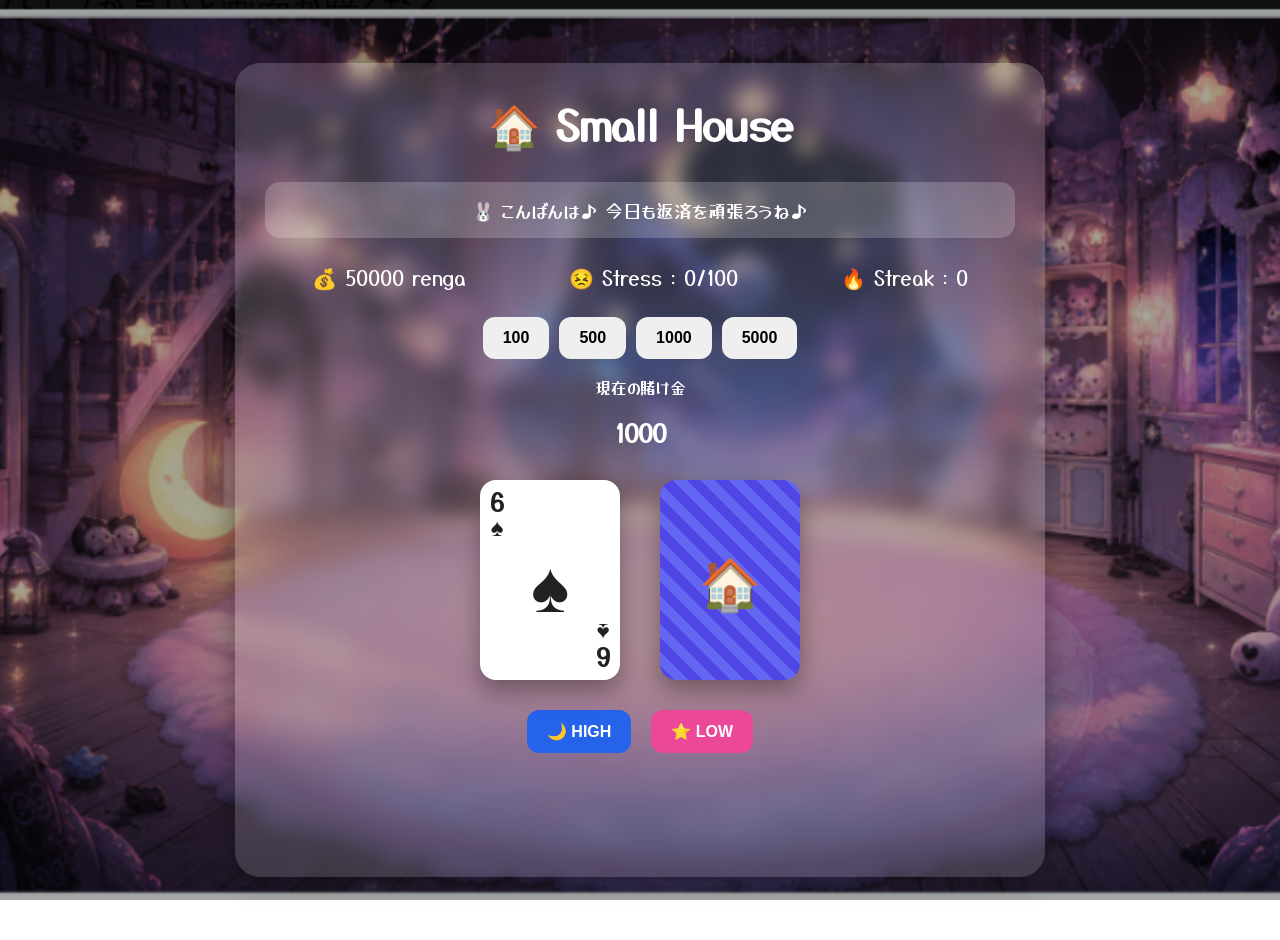
<file: index.html>
<!DOCTYPE html>
<html lang="ja">
<head>
<meta charset="UTF-8">
<meta name="viewport" content="width=device-width, initial-scale=1.0">

<title>Small House - High & Low</title>

<link rel="stylesheet" href="style.css">

<link href="https://fonts.googleapis.com/css2?family=Yusei+Magic&display=swap" rel="stylesheet">
</head>

<body>

<div class="overlay">

    <div class="panel">

        <h1>🏠 Small House</h1>

        <div class="rabbit">
            🐰 <span id="rabbitText">
                こんばんは♪ 今日も返済を頑張ろうね♪
            </span>
        </div>

        <div class="status">

            <div>💰 <span id="money">50000</span> renga</div>

            <div>😣 Stress :
                <span id="stress">0</span>/100
            </div>

            <div>🔥 Streak :
                <span id="streak">0</span>
            </div>

        </div>

        <div class="bet-area">

            <button onclick="setBet(100)">100</button>
            <button onclick="setBet(500)">500</button>
            <button onclick="setBet(1000)">1000</button>
            <button onclick="setBet(5000)">5000</button>

        </div>

        <p>現在の賭け金</p>
        <h2 id="betDisplay">1000</h2>

        <div class="cards">

            <div class="card" id="currentCard"></div>

            <div class="card back" id="nextCard">
                🏠
            </div>

        </div>

        <div class="buttons">

            <button class="high"
                    onclick="play('high')">
                🌙 HIGH
            </button>

            <button class="low"
                    onclick="play('low')">
                ⭐ LOW
            </button>

        </div>

        <h2 id="result"></h2>

    </div>

</div>

<script src="script.js"></script>

</body>
</html>
</file>
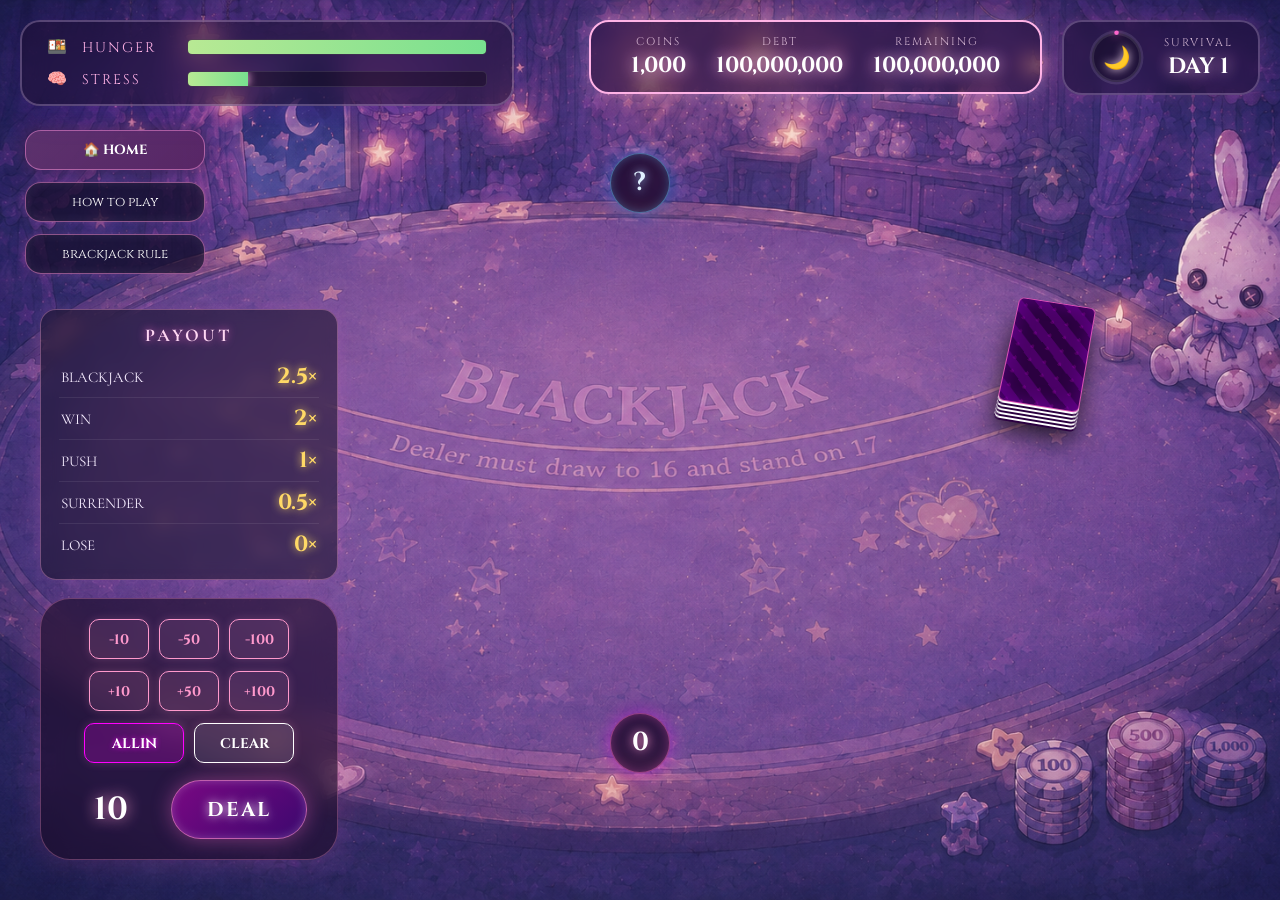
<file: blackjack/index.html>
<!DOCTYPE html>
<html lang="ja">
<head>
    <meta charset="UTF-8">
    <meta name="viewport" content="width=device-width, initial-scale=1.0">
    <title>Blackjack - Yume Kawaii Dark Fantasy</title>
    <link href="https://fonts.googleapis.com/css2?family=Cinzel:wght@400;700&family=Cormorant+Garamond:ital,wght@0,400;0,700;1,400&display=swap" rel="stylesheet">
    <link rel="stylesheet" href="style.css">
</head>
<body>
    <div id="particles-container"></div>
    
    <div id="main-layout">
        <!-- TOP STATUS BAR (Synchronized with Home) -->
        <header id="top-status-bar">
            <!-- Left: Survival Gauges (2 Rows) -->
            <div class="glass-panel status-left gauges-stack-panel">
                <div class="stat-row">
                    <span class="icon">🍱</span>
                    <span class="gauge-label-text">HUNGER</span>
                    <div class="meter-bar small"><div id="side-bar-hunger" class="fill" style="width: 80%;"></div></div>
                </div>
                <div class="stat-row">
                    <span class="icon">🧠</span>
                    <span class="gauge-label-text">STRESS</span>
                    <div class="meter-group">
                        <div class="meter-bar small"><div id="side-bar-stress" class="fill" style="width: 20%;"></div></div>
                    </div>
                </div>
            </div>

            <!-- Right Group: Financial + Clock -->
            <div class="status-right-group">
                <!-- Center: Financial Status -->
                <div class="glass-panel status-center">
                    <div class="status-item">
                        <span class="label">COINS</span>
                        <span id="stat-coins" class="value">1,000</span>
                    </div>
                    <div class="status-item">
                        <span class="label">DEBT</span>
                        <span id="stat-debt" class="value">50,000</span>
                    </div>
                    <div class="status-item">
                        <span class="label">REMAINING</span>
                        <span id="stat-debt-rem" class="value">49,000</span>
                    </div>
                </div>

                <!-- Right: Survival Day & Clock -->
                <div class="glass-panel status-right survival-clock-panel">
                    <div class="clock-container">
                        <svg class="clock-svg" viewBox="0 0 100 100">
                            <circle class="clock-bg" cx="50" cy="50" r="45"></circle>
                            <circle id="clock-progress" cx="50" cy="50" r="45" style="stroke-dasharray: 283; stroke-dashoffset: 283;"></circle>
                        </svg>
                        <span class="clock-icon">🌙</span>
                    </div>
                    <div class="status-item survival">
                        <span class="label">SURVIVAL</span>
                        <span id="stat-days" class="value">DAY 1</span>
                    </div>
                </div>
            </div>
        </header>

        <div id="help-buttons">

            <button id="home-btn" class="help-btn">
                🏠 HOME
            </button>

            <button id="guide-btn" class="help-btn">
                how to play
            </button>

            <button id="rule-btn" class="help-btn">
                brackjack rule
            </button>

        </div>

        <div id="play-area">
            <div id="dealer-section">
                <div id="dealer-score-badge" class="score-badge dealer-score">?</div>
                <div id="dealer-cards" class="card-area"></div>
            </div>

            <div id="deck-area">
                <div id="deck-pile" class="card-back stacked-deck"></div>
            </div>

            <div id="rabbit-doll-area">
                <!-- Glowing area and speech bubble for the rabbit -->
                <div id="rabbit-speech" class="speech-bubble hidden"></div>
            </div>

            <div id="center-message" class="hidden"></div>

            <div id="player-section">
                <div id="player-cards" class="card-area"></div>
                <div id="player-score-badge" class="score-badge">0</div>
            </div>
        </div>

        <div id="bottom-left-controls">
            <div id="payout-table" class="glass-panel">
                <div class="payout-title">PAYOUT</div>

                <div class="payout-row">
                    <span>BLACKJACK</span>
                    <span class="value">2.5×</span>
                </div>

                <div class="payout-row">
                    <span>WIN</span>
                    <span class="value">2×</span>
                </div>

                <div class="payout-row">
                    <span>PUSH</span>
                    <span class="value">1×</span>
                </div>

                <div class="payout-row">
                    <span>SURRENDER</span>
                    <span class="value">0.5×</span>
                </div>

                <div class="payout-row">
                    <span>LOSE</span>
                    <span class="value">0×</span>
                </div>
            </div>

            <div id="bet-setup-area">
                <div class="bet-row">
                    <button id="bet-m10" class="bet-btn">-10</button>
                    <button id="bet-m50" class="bet-btn">-50</button>
                    <button id="bet-m100" class="bet-btn">-100</button>
                </div>
                
                <div class="bet-row">
                    <button id="bet-p10" class="bet-btn">+10</button>
                    <button id="bet-p50" class="bet-btn">+50</button>
                    <button id="bet-p100" class="bet-btn">+100</button>
                </div>

                <div class="bet-row">
                    <button id="bet-allin" class="bet-btn allin-btn">ALLIN</button>
                    <button id="bet-clear" class="bet-btn clear-btn">CLEAR</button>
                </div>
                
                <div class="bet-row main-bet-row">
                    <div id="bet-input-wrapper">
                        <span id="bet-amount-display">10</span>
                    </div>
                    <button id="deal-btn" class="glow-btn">DEAL</button>
                </div>
            </div>
            <div id="current-bet-area" class="hidden">
                <span class="bet-label">BET</span>
                <span id="current-bet-display">0</span>
            </div>
        </div>

        <div id="bottom-right-controls" class="hidden">
            <button id="surrender-btn" class="action-btn glow-btn">SURRENDER</button>
            <button id="double-btn" class="action-btn glow-btn">DOUBLE</button>
            <button id="hit-btn" class="action-btn glow-btn">HIT</button>
            <button id="stand-btn" class="action-btn glow-btn">STAND</button>
        </div>
    </div>

    <!-- Overlays -->
    <div id="result-overlay" class="hidden">
        <div id="result-content"></div>
    </div>

    <!-- Rules Explanation Overlay -->
    <div id="rules-overlay" class="hidden">
        <div id="rules-content">
            <h2>📜 RULES</h2>
            <div class="rules-scroll-area">
                <h3>ブラックジャックのルール</h3>
                <p>ディーラー（対戦相手）とカードの合計値が「21」に近い方を競うゲームです。</p>
                <ul>
                    <li><strong>カードの数え方:</strong>
                        <ul>
                            <li>2〜10: そのままの数字として数えます。</li>
                            <li>J, Q, K: すべて「10」として数えます。</li>
                            <li>A (エース): 「1」または「11」の都合の良い方として数えます。</li>
                        </ul>
                    </li>
                    <li><strong>勝敗の条件:</strong>
                        <ul>
                            <li>カードの合計が「21」を超えると「バースト」となり、その時点でプレイヤーの負けになります。</li>
                            <li>ディーラーより21に近く、かつ21を超えなければプレイヤーの勝ちです。</li>
                            <li>最初の2枚でちょうど「21」になった場合は「ブラックジャック」となり、配当が2.5倍になります。</li>
                            <li>合計が同じ場合は「プッシュ（引き分け）」となり、賭け金が戻ります。</li>
                        </ul>
                    </li>
                </ul>

                <h3>ボタンのそれぞれの意味</h3>
                <div class="rules-buttons-desc">
                    <p><strong>DEAL (ディール)</strong><br>賭け金を決定し、カードを配ってゲームを開始します。</p>
                    <p><strong>HIT (ヒット)</strong><br>カードをもう1枚引きます。21を超えない限り、何枚でも引くことができます。</p>
                    <p><strong>STAND (スタンド)</strong><br>カードを引くのをやめて、現在の手札で勝負します。ディーラーは手札が17以上になるまでカードを引き続けます。</p>
                    <p><strong>DOUBLE (ダブルダウン)</strong><br>賭け金を2倍にし、カードを1枚だけ追加で引いて勝負します（最初のターンのみ選択可能）。</p>
                    <p><strong>SURRENDER (サレンダー)</strong><br>降参します。賭け金の半分が手元に戻ります（最初のターンのみ選択可能）。</p>
                </div>
            </div>
            <button id="close-rules-btn" class="glow-btn">CLOSE</button>
        </div>
    </div>
    <!-- How to Play Overlay -->
    <div id="guide-overlay" class="hidden">
        <div id="rules-content">
            <h2>📖 HOW TO PLAY</h2>

            <div class="rules-scroll-area">

                <div class="guide-step">
                    <h3>① BETを決める</h3>
                    <p>
                        左下のボタンで賭け金を決めます。<br>
                        「ALL IN」で所持コインをすべて賭けることもできます。
                    </p>
                </div>

                <div class="guide-step">
                    <h3>② DEALを押す</h3>
                    <p>
                        DEALを押すとゲームが始まり、
                        プレイヤーとディーラーに2枚ずつカードが配られます。
                    </p>
                </div>

                <div class="guide-step">
                    <h3>③ 行動を選ぶ</h3>
                    <p>
                        HIT・STAND・DOUBLE・SURRENDERから
                        状況に応じて選択します。<br>
                        ※ボタンのそれぞれの意味はRULEを参照ください
                    </p>
                </div>

                <div class="guide-step">
                    <h3>④ 勝敗決定</h3>
                    <p>
                        ディーラーとの勝負が終わると
                        コインの増減が反映されます。
                    </p>
                </div>

            </div>

            <button id="close-guide-btn" class="glow-btn">
                CLOSE
            </button>

        </div>
    </div>
    <div id="game-over-overlay" class="hidden">
        <div class="game-over-text">GAME OVER</div>
        <button id="reset-btn" class="glow-btn">RETRY</button>
    </div>

    <script src="game.js"></script>
</body>
</html>
</file>
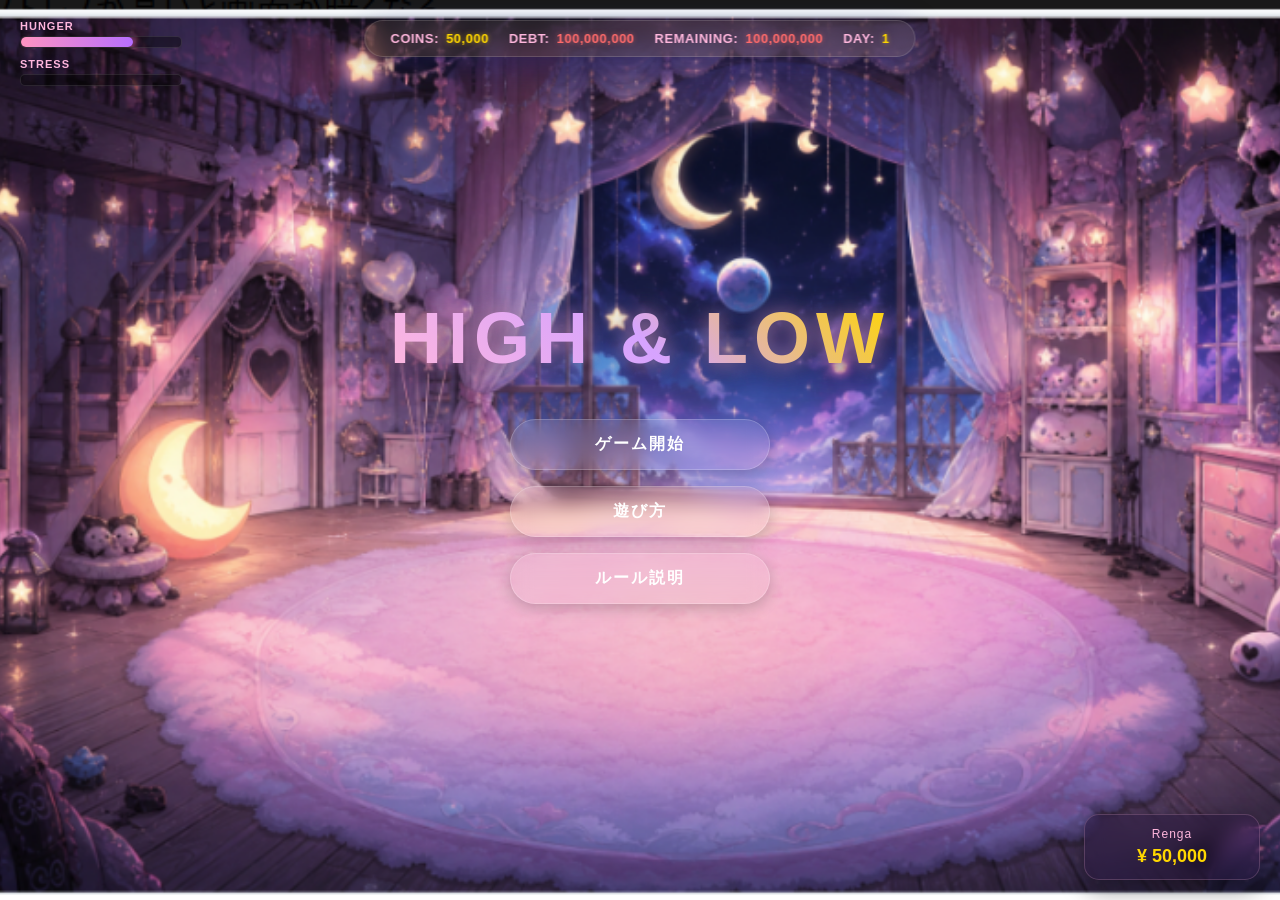
<file: high and low/index.html>
<!DOCTYPE html>
<html lang="ja">
<head>
    <meta charset="UTF-8">
    <meta name="viewport" content="width=device-width, initial-scale=1.0">
    <title>High & Low</title>
    <link rel="stylesheet" href="style.css">
</head>
<body>
    <!-- 
      【背景画像について】
      CSS側（style.cssの.game-container）で background.png を読み込むように設定しています。
    -->
    <div class="game-container">

        <!-- 左上：ステータス表示（HUNGER / STRESS） -->
        <div class="status-container">
            <div class="status-bar-group">
                <label>HUNGER</label>
                <div class="bar-bg"><div class="bar-fill hunger-fill" style="width: 70%;"></div></div>
            </div>
            <div class="status-bar-group">
                <label>STRESS</label>
                <div class="bar-bg"><div class="bar-fill stress-fill" id="stress-bar-fill" style="width: 0%;"></div></div>
            </div>
        </div>

        <!-- 上中央：ガラス風情報パネル -->
        <div class="info-panel">
            <div class="info-item"><span class="info-label">COINS:</span> <span id="info-coins">50,000</span></div>
            <div class="info-item"><span class="info-label">DEBT:</span> <span id="info-debt">100,000,000</span></div>
            <div class="info-item"><span class="info-label">REMAINING:</span> <span id="info-remaining">100,000,000</span></div>
            <div class="info-item"><span class="info-label">DAY:</span> <span id="info-day">1</span></div>
        </div>

        <!-- ==================== ホーム画面エリア ==================== -->
        <div class="home-screen" id="home-screen">
            <h1 class="game-title">HIGH & LOW</h1>
            <div class="menu-buttons">
                <button class="btn-glass" id="btn-start">ゲーム開始</button>
                <button class="btn-glass" id="btn-how-to">遊び方</button>
                <button class="btn-glass" id="btn-rules">ルール説明</button>
            </div>
        </div>

        <!-- ==================== メインゲーム画面エリア ==================== -->
        <!-- 初期状態はhiddenクラスで隠しておき、開始ボタンで表示させます -->
        <main class="main-game-screen hidden" id="main-game-screen" style="text-align: center; margin-top: 100px;">
            <div id="sparkle-container"></div>
            <div id="stress-overlay" style="position:fixed; top:0; left:0; width:100%; height:100%; background:black; opacity:0; pointer-events:none; z-index:5;"></div>
            <div id="flash-overlay" style="position:fixed; top:0; left:0; width:100%; height:100%; background:white; opacity:0; pointer-events:none; z-index:6;"></div>

            <!-- 不気味なタイピングメッセージ・ステータス表示 -->
            <p id="message-text" style="font-size: 18px; min-height: 27px; color: #ffb7dd; text-shadow: 0 0 5px #23123a;">カードが配られたよ。さあ、次を予想して……ウフフ。</p>
            <div style="margin: 15px 0; font-size: 14px;">
                所持金: <span id="money-display">50,000</span> renga | 
                ストレス: <span id="stress-display">0</span> | 
                連勝: <span id="streak-display">0</span>
            </div>

            <!-- カードエリア -->
            <div style="display:flex; justify-content:center; gap:40px; margin: 30px 0;">
                <div>
                    <div style="font-size: 12px; margin-bottom: 5px; color: #ffb7dd;">現在のカード</div>
                    <div id="current-card" class="card" style="font-size:48px; background:rgba(255,255,255,0.1); backdrop-filter:blur(5px); width:100px; height:140px; line-height:140px; border-radius:10px; border:1px solid #fff;">-</div>
                </div>
                <div>
                    <div style="font-size: 12px; margin-bottom: 5px; color: #ffb7dd;">次のカード</div>
                    <div id="next-card" class="card card-back" style="font-size:48px; background:rgba(255,255,255,0.1); backdrop-filter:blur(5px); width:100px; height:140px; line-height:140px; border-radius:10px; border:1px solid #fff;">?</div>
                </div>
            </div>

            <!-- ベット入力 & 操作ボタン -->
            <div style="margin-bottom: 20px; font-size: 14px;">
                賭け金: <input type="number" id="bet-input" value="1000" style="padding: 6px; width: 90px; background:rgba(0,0,0,0.5); color:white; border:1px solid var(--color-pink); border-radius: 5px; text-align: center;">
                <button id="btn-max" style="padding: 5px 12px; background:rgba(255,255,255,0.15); color:white; border:1px solid rgba(255,255,255,0.3); border-radius:5px; cursor:pointer; font-weight:bold;">MAX</button>
            </div>

            <!-- HIGH / LOW ボタン -->
            <div style="display:flex; justify-content:center; gap:20px;">
                <button id="btn-high" class="btn-glass" style="width:130px; padding:10px 0;">HIGH</button>
                <button id="btn-low" class="btn-glass" style="width:130px; padding:10px 0;">LOW</button>
            </div>

            <!-- 次のラウンド ＆ ホームへ戻るナビゲーション -->
            <div style="margin-top: 25px; display: flex; flex-direction: column; align-items: center; gap: 12px;">
                <button id="btn-next-round" class="btn-glass hidden" style="width:190px; padding:10px 0; background:rgba(255,215,0,0.15); border-color: var(--color-gold);">次のラウンドへ</button>
                <button id="btn-back-home" class="btn-glass" style="width:190px; padding:8px 0; font-size:13px; background:rgba(255,255,255,0.03); border-color:rgba(255,183,221,0.2);">ホームに戻る</button>
            </div>

            <!-- 履歴ログ -->
            <div id="history-log" style="margin-top:25px; max-height:80px; overflow-y:auto; font-size:12px; opacity:0.6; padding: 0 20px;"></div>

            <!-- ゲームオーバー画面 -->
            <div id="game-over-screen" class="hidden" style="position:fixed; top:0; left:0; width:100%; height:100%; background:rgba(17, 9, 28, 0.95); backdrop-filter: blur(10px); z-index:1000; display:flex; flex-direction:column; justify-content:center; align-items:center;">
                <h2 style="color:#ff6b6b; font-size:40px; text-shadow: 0 0 10px #ff6b6b; margin-bottom: 10px;">GAME OVER</h2>
                <p style="color: #e0d5ea;">すべての資金を失ってしまったね……あはは。</p>
                <button id="btn-restart" class="btn-glass" style="width:180px; margin-top:25px;">もう一度やり直す</button>
            </div>
        </main>

        <!-- 右下：Rengaカード -->
        <div class="renga-card">
            <div class="renga-title">Renga</div>
            <div class="renga-money">¥ <span id="renga-coins">50,000</span></div>
        </div>

        <!-- ==================== ポップアップ（隠し要素） ==================== -->
        <!-- 遊び方ポップアップ -->
        <div class="modal-overlay" id="modal-how-to">
            <div class="modal-content">
                <h2>♥ 遊び方 ♠</h2>
                <ol>
                    <li>賭け金を入力します。</li>
                    <li>最初のカードが1枚配られます。</li>
                    <li>次に出るカードが<strong>「HIGH（大きい）」</strong>か<strong>「LOW（小さい）」</strong>かを予想します。</li>
                    <li>予想を選択すると2枚目のカードが公開されます。</li>
                    <li>当たれば賞金獲得、外れたら賭け金を失います。</li>
                </ol>
                <button class="btn-glass close-btn">閉じる</button>
            </div>
        </div>

        <!-- ルール説明ポップアップ -->
        <div class="modal-overlay" id="modal-rules">
            <div class="modal-content">
                <h2>♦ ルール説明 ♣</h2>
                <h3>【カードの強さ】</h3>
                <p>A = 1 &nbsp;|&nbsp; 2〜10 = 数字通り &nbsp;|&nbsp; J = 11 &nbsp;|&nbsp; Q = 12 &nbsp;|&nbsp; K = 13</p>
                <h3>【勝敗】</h3>
                <p>次のカードが大きいと思ったら <strong>HIGH</strong>、小さいと思ったら <strong>LOW</strong> を選択します。</p>
                <h3>【配当】</h3>
                <table class="rule-table">
                    <tr><th>勝利</th><td>賭け金 ×2</td></tr>
                    <tr><th>引き分け</th><td>賭け金返却</td></tr>
                    <tr><th>敗北</th><td>賭け金没収</td></tr>
                </table>
                <h3>【ゲームオーバー】</h3>
                <p class="warning-text">所持金が0になるとゲームオーバーです。<br>借金を返済するために勝ち続けましょう...</p>
                <button class="btn-glass close-btn">閉じる</button>
            </div>
        </div>

    </div>

    <!-- 【追加】効果音（SE）用のオーディオ要素 -->
    <audio id="se-flip" src="カードをめくる.mp3" preload="auto"></audio>

    <script src="script.js"></script>
</body>
</html>
</file>
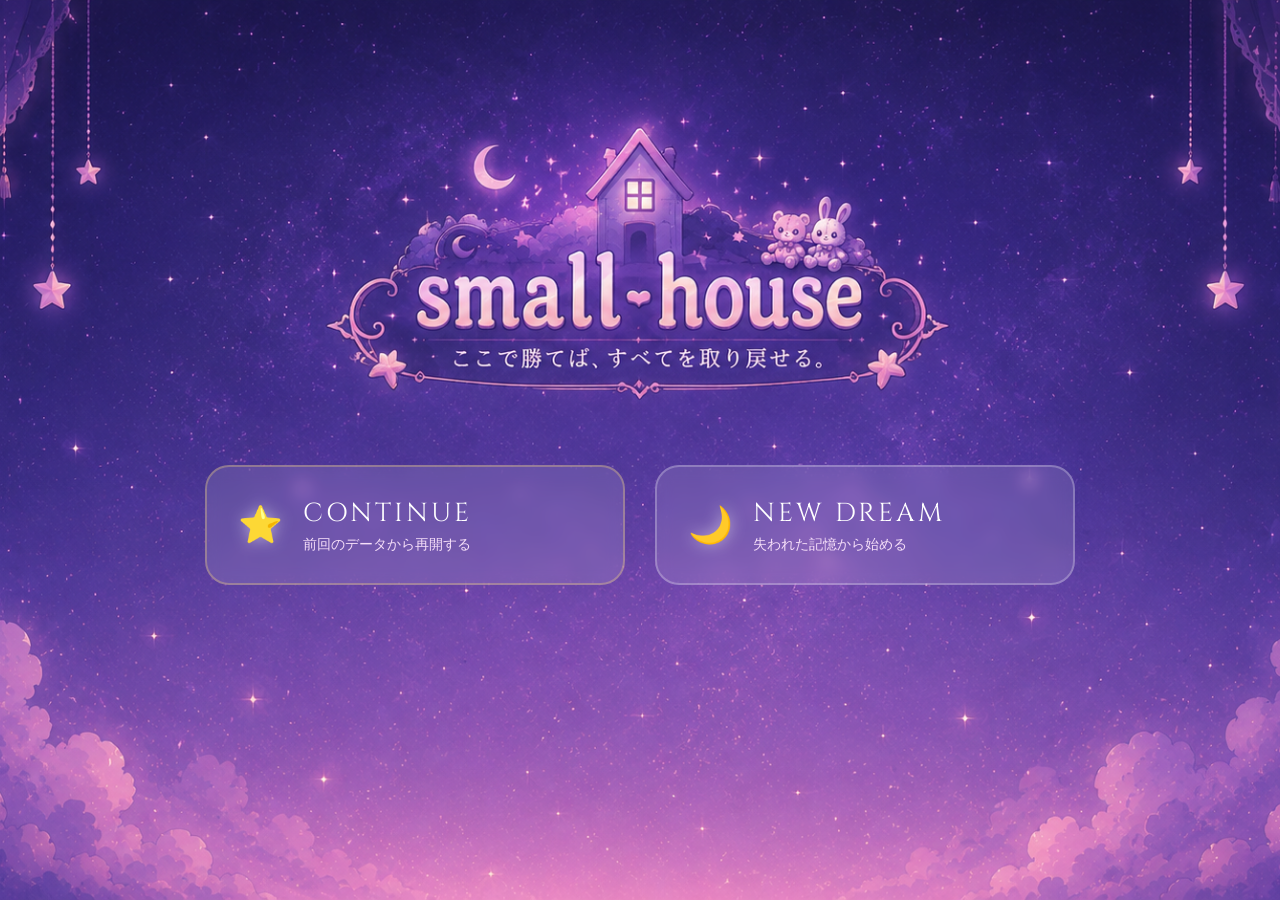
<file: home/index.html>
<!DOCTYPE html>
<html lang="ja">
<head>
    <meta charset="UTF-8">
    <meta name="viewport" content="width=device-width, initial-scale=1.0">
    <title>Small House - Home</title>
    <link rel="stylesheet" href="style.css">
    <!-- Google Fonts: Cinzel for ornate text, Noto Sans JP for Japanese readability -->
    <link href="https://fonts.googleapis.com/css2?family=Cinzel:wght@400;700&family=Noto+Sans+JP:wght@300;400;700&display=swap" rel="stylesheet">
</head>
<body class="fade-in">
    <!-- Animated background layers -->
    <div id="bg-stars"></div>
    <div id="bg-overlay"></div>

    <!-- START SCREEN OVERLAY -->
    <div id="dream-transition" class="hidden">
        <div class="dream-cloud cloud1"></div>
        <div class="dream-cloud cloud2"></div>
        <div class="dream-cloud cloud3"></div>
        <div class="dream-cloud cloud4"></div>
        <div class="dream-cloud cloud5"></div>
    </div>

    <div id="start-screen-overlay">
        <div class="start-screen-inner">
            <div class="start-title-area">
            </div>

            <div class="start-buttons">

                <button id="continue-btn" class="start-btn glow-btn">
                    <span class="start-btn-icon">⭐</span>

                    <div class="start-btn-content">
                        <span class="start-btn-text">CONTINUE</span>
                        <span class="start-btn-desc">前回のデータから再開する</span>
                    </div>
                </button>

                <button id="newgame-btn" class="start-btn glow-btn">
                    <span class="start-btn-icon">🌙</span>

                    <div class="start-btn-content">
                        <span class="start-btn-text">NEW DREAM</span>
                        <span class="start-btn-desc">失われた記憶から始める</span>
                    </div>
                </button>

            </div>
        </div>
    </div>

    <!-- BLACKOUT OVERLAY FOR SLEEP -->
    <div id="sleep-blackout" class="hidden"></div>
    
    <!-- DAY START OVERLAY -->
    <div id="day-start-overlay" class="hidden">
        <div class="day-text-container">
            <div id="day-number-text">DAY 1</div>
            <div id="day-message-text"></div>
        </div>
    </div>

    <div id="app-container">
        <!-- TOP STATUS BAR -->
        <header id="top-status-bar">
            <!-- Left: Survival Gauges (2 Rows) -->
            <div class="glass-panel status-left gauges-stack-panel">
                <div class="stat-row">
                    <span class="icon">🍱</span>
                    <span class="gauge-label-text">HUNGER</span>
                    <div class="meter-bar small"><div id="side-bar-hunger" class="fill" style="width: 80%;"></div></div>
                </div>
                <div class="stat-row">
                    <span class="icon">🧠</span>
                    <span class="gauge-label-text">STRESS</span>
                    <div class="meter-group">
                        <div class="meter-bar small"><div id="side-bar-stress" class="fill" style="width: 20%;"></div></div>
                    </div>
                </div>
            </div>

            <!-- Right Group: Financial + Clock -->
            <div class="status-right-group">
                <!-- Center: Financial Status -->
                <div class="glass-panel status-center">
                    <div class="status-item">
                        <span class="label">COINS</span>
                        <span id="stat-coins" class="value">1,000</span>
                    </div>
                    <div class="status-item">
                        <span class="label">DEBT</span>
                        <span id="stat-debt" class="value">50,000</span>
                    </div>
                    <div class="status-item">
                        <span class="label">REMAINING</span>
                        <span id="stat-debt-rem" class="value">49,000</span>
                    </div>
                </div>

                <!-- Right: Survival Day & Clock -->
                <div class="glass-panel status-right survival-clock-panel">
                    <div class="clock-container">
                        <svg class="clock-svg" viewBox="0 0 100 100">
                            <circle class="clock-bg" cx="50" cy="50" r="45"></circle>
                            <circle id="clock-progress" cx="50" cy="50" r="45" style="stroke-dasharray: 283; stroke-dashoffset: 283;"></circle>
                        </svg>
                        <span class="clock-icon">🌙</span>
                    </div>
                    <div class="status-item survival">
                        <span class="label">SURVIVAL</span>
                        <span id="stat-days" class="value">DAY 1</span>
                    </div>
                </div>
            </div>
        </header>

        <!-- REFINED AAA STATUS MODAL -->
        <div id="status-modal" class="modal hidden">
            <div class="aaa-status-window">
                <!-- Frame Elements -->
                <div class="fantasy-border"></div>
                <div class="corner-rose-gold tr"></div>
                <div class="corner-rose-gold tl"></div>
                <div class="corner-rose-gold br"></div>
                <div class="corner-rose-gold bl"></div>
                
                <!-- Close Button -->
                <button class="aaa-close-btn" onclick="closeModal('status-modal')">×</button>

                <div class="aaa-status-content">
                    <!-- LEFT SIDE BARS -->
                    <div class="status-side left">
                        <div class="aaa-status-item" id="panel-stress">
                            <div class="icon-circle">🧠</div>
                            <div class="bar-container">
                                <label>STRESS</label>
                                <div class="aaa-meter"><div id="status-bar-stress" class="fill"></div></div>
                            </div>
                            <div class="golden-line l-stress"></div>
                        </div>
                        <div class="aaa-status-item" id="panel-hunger">
                            <div class="icon-circle">🍱</div>
                            <div class="bar-container">
                                <label>HUNGER</label>
                                <div class="aaa-meter"><div id="status-bar-hunger" class="fill"></div></div>
                            </div>
                            <div class="golden-line l-hunger"></div>
                        </div>
                        <div class="aaa-status-item" id="panel-alcohol">
                            <div class="icon-circle">🍷</div>
                            <div class="bar-container">
                                <label>ALCOHOL</label>
                                <div class="aaa-meter"><div id="status-bar-alcohol" class="fill"></div></div>
                            </div>
                            <div class="golden-line l-alcohol"></div>
                        </div>
                    </div>

                    <!-- CENTER: CHARACTER IMAGE -->
                    <div class="aaa-doll-center">
                        <div class="aaa-char-wrapper">
                            <img src="画像/hito.png" alt="Character" class="aaa-status-img">
                        </div>
                    </div>

                    <!-- RIGHT SIDE BARS -->
                    <div class="status-side right">
                        <div class="aaa-status-item" id="panel-sleep">
                            <div class="icon-circle">😴</div>
                            <div class="bar-container">
                                <label>SLEEP</label>
                                <div class="aaa-meter"><div id="status-bar-sleep" class="fill"></div></div>
                            </div>
                            <div class="golden-line r-sleep"></div>
                        </div>
                        <div class="aaa-status-item" id="panel-smoking">
                            <div class="icon-circle">🚬</div>
                            <div class="bar-container">
                                <label>SMOKING</label>
                                <div class="aaa-meter"><div id="status-bar-smoking" class="fill"></div></div>
                            </div>
                            <div class="golden-line r-smoking"></div>
                        </div>
                    </div>
                </div>

                <!-- BOTTOM INFO PANEL -->
                <div class="aaa-bottom-panel">
                    <div class="info-sec"><span class="i-label">MOOD:</span> <span id="val-mood">Peaceful</span></div>
                    <div class="info-sec"><span class="i-label">DAY / NIGHT:</span> <span id="val-cycle">Moonlight</span></div>
                    <div class="info-sec"><span class="i-label">BONUS:</span> <span id="val-bonus">+10% Luck</span></div>
                    <div class="info-sec"><span class="i-label">BUFFS:</span> <div class="mini-icons">🍫🍰</div></div>
                    <div class="info-sec"><span class="i-label">DEBUFFS:</span> <div class="mini-icons">-</div></div>
                </div>
            </div>
        </div>

        <div id="shop-modal" class="modal hidden">
            <div class="modal-content glass-panel">
                <h2 class="modal-title">SHOP</h2>
                <div class="shop-grid">
                    <!-- Food Item -->
                    <div class="shop-item-card glass-panel">
                        <span class="item-icon">🍱</span>
                        <div class="item-info">
                            <span class="item-name">高級弁当</span>
                            <span class="item-price">100 COINS</span>
                        </div>
                        <div class="quantity-control">
                            <button class="qty-btn" onclick="adjustShopQty('food', -1)">-</button>
                            <input type="number" id="qty-food" value="1" min="1" max="99" readonly>
                            <button class="qty-btn" onclick="adjustShopQty('food', 1)">+</button>
                        </div>
                        <button class="buy-action-btn glow-btn" onclick="confirmPurchase('food')">BUY</button>
                    </div>
                    <!-- Alcohol Item -->
                    <div class="shop-item-card glass-panel">
                        <span class="item-icon">🍷</span>
                        <div class="item-info">
                            <span class="item-name">ヴィンテージワイン</span>
                            <span class="item-price">200 COINS</span>
                        </div>
                        <div class="quantity-control">
                            <button class="qty-btn" onclick="adjustShopQty('alcohol', -1)">-</button>
                            <input type="number" id="qty-alcohol" value="1" min="1" max="99" readonly>
                            <button class="qty-btn" onclick="adjustShopQty('alcohol', 1)">+</button>
                        </div>
                        <button class="buy-action-btn glow-btn" onclick="confirmPurchase('alcohol')">BUY</button>
                    </div>
                    <!-- Smoke Item -->
                    <div class="shop-item-card glass-panel">
                        <span class="item-icon">🚬</span>
                        <div class="item-info">
                            <span class="item-name">高級タバコ</span>
                            <span class="item-price">150 COINS</span>
                        </div>
                        <div class="quantity-control">
                            <button class="qty-btn" onclick="adjustShopQty('smoke', -1)">-</button>
                            <input type="number" id="qty-smoke" value="1" min="1" max="99" readonly>
                            <button class="qty-btn" onclick="adjustShopQty('smoke', 1)">+</button>
                        </div>
                        <button class="buy-action-btn glow-btn" onclick="confirmPurchase('smoke')">BUY</button>
                    </div>
                </div>
                <button class="close-btn glow-btn" onclick="closeModal('shop-modal')">CLOSE</button>
            </div>
        </div>

        <div id="inventory-modal" class="modal hidden">
            <div class="modal-content glass-panel">
                <h2 class="modal-title">INVENTORY</h2>
                <div id="inventory-list" class="inventory-grid">
                    <!-- Items will be injected here -->
                </div>
                
                <div id="item-detail" class="hidden item-detail-card glass-panel">

                    <div class="item-detail-header">
                        <div id="detail-icon" class="detail-icon">🍱</div>

                        <div class="detail-text">
                            <h3 id="detail-name">ITEM NAME</h3>
                            <p id="detail-desc">ITEM DESCRIPTION</p>
                        </div>
                    </div>

                    <button id="use-item-btn"
                            class="use-item-btn glow-btn">
                        USE ITEM
                    </button>

                </div>
                <button class="close-btn glow-btn" onclick="closeModal('inventory-modal')">CLOSE</button>
            </div>
        </div>

        <div id="info-modal" class="modal hidden">
            <div class="modal-content glass-panel">
                <h2 class="modal-title">INFORMATION</h2>
                <div class="info-scroll-area scrollable" style="max-height: 60vh; overflow-y: auto;">
                    <div class="info-block">
                        <h4 class="info-subtitle">STORY</h4>
                        <p>ここは「小さな家」。終わらない夜、覚めない夢。あなたは借金を返しながら、この部屋で生き延びなければなりません。</p>
                    </div>
                    <div class="info-block">
                        <h4 class="info-subtitle">ANNOUNCEMENT</h4>
                        <ul class="announcement-list">
                            <li>・[UPDATE] 新しい娯楽が追加されました。</li>
                            <li>・[NOTICE] 借金の利息にご注意ください。</li>
                            <li>・[EVENT] 月夜のギャンブル祭 開催中。</li>
                        </ul>
                    </div>
                    <div class="info-block">
                        <h4 class="info-subtitle">HOW TO PLAY</h4>
                        <p>ゲームでチップを稼ぎ、生活必需品を購入して生存日数を伸ばしましょう。ストレス管理が鍵となります。</p>
                    </div>
                    <div class="info-block">
                        <h4 class="info-subtitle">FAQ</h4>
                        <div class="faq-item">
                            <h5 class="question">Q: どうやってチップを稼ぎますか？</h5>
                            <p class="answer">A: 中央のゲームグリッドから好きなゲームを選んでプレイしましょう。運と戦略でチップを増やすことができます。</p>
                        </div>
                        <div class="faq-item">
                            <h5 class="question">Q: Hunger（満腹度）がゼロになるとどうなりますか？</h5>
                            <p class="answer">A: 餓死してしまい、ゲームオーバーとなります。SHOPから食事を購入し、インベントリから使用してください。</p>
                        </div>
                    </div>
                </div>
                <button class="close-btn glow-btn" onclick="closeModal('info-modal')">CLOSE</button>
            </div>
        </div>

        <div id="settings-modal" class="modal hidden">
            <div class="modal-content glass-panel">
                <h2 class="modal-title">SETTINGS</h2>
                <div class="setting-item">
                    <label>Volume</label>
                    <input type="range" id="volume-control" min="0" max="100" value="50">
                    <span id="volume-value">50%</span>
                </div>
                <div class="setting-item">
                    <label>Brightness</label>
                    <input type="range" id="brightness-control" min="30" max="100" value="100">
                    <span id="brightness-value">100%</span>
                </div>
                <button class="close-btn glow-btn" onclick="closeModal('settings-modal')">CLOSE</button>
            </div>
        </div>

        <div id="main-layout">
            <!-- CENTER CONTENT - FULL WIDTH CENTERED -->
            <main id="center-content">
                <div class="game-grid">
                    <!-- ROULETTE -->
                    <div class="game-card glass-panel floating" onclick="playGame('roulette')">
                        <div class="card-inner">
                            <div class="card-image-placeholder">🎡</div>
                            <h2 class="game-title">ROULETTE</h2>
                            <p class="game-desc">銀色の球が描く放物線。</p>
                            <button class="play-btn">PLAY</button>
                        </div>
                    </div>
                    <!-- SLOT -->
                    <div class="game-card glass-panel floating" onclick="playGame('slot')">
                        <div class="card-inner">
                            <div class="card-image-placeholder">🎰</div>
                            <h2 class="game-title">SLOT</h2>
                            <p class="game-desc">運命の歯車を回して。</p>
                            <button class="play-btn">PLAY</button>
                        </div>
                    </div>
                    <!-- HIGH & LOW -->
                    <div class="game-card glass-panel floating" onclick="playGame('high and low')">
                        <div class="card-inner">
                            <div class="card-image-placeholder">↕️</div>
                            <h2 class="game-title">HIGH and LOW</h2>
                            <p class="game-desc">上か下か。それだけのこと。</p>
                            <button class="play-btn">PLAY</button>
                        </div>
                    </div>
                    <!-- BLACKJACK -->
                    <div class="game-card glass-panel floating" onclick="playGame('blackjack')">
                        <div class="card-inner">
                            <div class="card-image-placeholder">🃏</div>
                            <h2 class="game-title">BLACKJACK</h2>
                            <p class="game-desc">21に秘められた甘い罠。</p>
                            <button class="play-btn">PLAY</button>
                        </div>
                    </div>
                    <!-- CHINCHIRO -->
                    <div class="game-card glass-panel floating" onclick="playGame('saikoro', 'saikoro.html')">
                        <div class="card-inner">
                            <div class="card-image-placeholder">🎲</div>
                            <h2 class="game-title">CHINCHIRO</h2>
                            <p class="game-desc">三つのサイコロに魂を込めて。</p>
                            <button class="play-btn">PLAY</button>
                        </div>
                    </div>
                    <!-- POKER -->
                    <div class="game-card glass-panel floating" onclick="playGame('poker')">
                        <div class="card-inner">
                            <div class="card-image-placeholder">🎭</div>
                            <h2 class="game-title">POKER</h2>
                            <p class="game-desc">嘘と真実の境界線で。</p>
                            <button class="play-btn">PLAY</button>
                        </div>
                    </div>
                </div>
            </main>
        </div>

        <footer id="bottom-nav">
            <nav class="nav-container glass-panel">
                <div class="nav-item">
                    <span class="nav-icon">🛌</span>
                    <span class="nav-label">Sleep</span>
                </div>
                <div class="nav-item active">
                    <span class="nav-icon">🏠</span>
                    <span class="nav-label">Status</span>
                </div>
                <div class="nav-item">
                    <span class="nav-icon">🛍️</span>
                    <span class="nav-label">Shop</span>
                </div>
                <div class="nav-item">
                    <span class="nav-icon">🎒</span>
                    <span class="nav-label">Inventory</span>
                </div>
                <div class="nav-item">
                    <span class="nav-icon">💸</span>
                    <span class="nav-label">Repay</span>
                </div>
                <div class="nav-item">
                    <span class="nav-icon">ℹ️</span>
                    <span class="nav-label">Info</span>
                </div>
                <div class="nav-item">
                    <span class="nav-icon">⚙️</span>
                    <span class="nav-label">Settings</span>
                </div>
                <div class="nav-item">
                    <span class="nav-icon">💾</span>
                    <span class="nav-label">Save</span>
                </div>
            </nav>
        </footer>
    </div>

        <div id="repay-modal" class="modal hidden">
            <div class="modal-content glass-panel">
                <h2 class="modal-title">DEBT REPAYMENT</h2>
                <div class="repay-info-panel">
                    <div class="repay-stat-item">
                        <span class="repay-label">Current Coins</span>
                        <span id="repay-current-coins" class="repay-value">0</span>
                    </div>
                    <div class="repay-stat-item">
                        <span class="repay-label">Remaining Debt</span>
                        <span id="repay-remaining-debt" class="repay-value">0</span>
                    </div>
                </div>
                <div class="repay-input-section">
                    <input type="number" id="repay-amount-input" class="glass-panel" placeholder="Enter amount..." min="1">
                    
                    <div class="repay-quick-actions">
                        <button class="glow-btn small" onclick="setRepayAmount(1000)">+1k</button>
                        <button class="glow-btn small" onclick="setRepayAmount(10000)">+10k</button>
                        <button class="glow-btn small" onclick="setRepayAmount(100000)">+100k</button>
                        <button class="glow-btn small" onclick="setRepayAmount(1000000)">+1M</button>
                        <button class="glow-btn small max-btn" onclick="setRepayMax()">MAX</button>
                    </div>

                    <div class="repay-calc-grid">
                        <button class="glow-btn calc-key" onclick="pressCalcKey('7')">7</button>
                        <button class="glow-btn calc-key" onclick="pressCalcKey('8')">8</button>
                        <button class="glow-btn calc-key" onclick="pressCalcKey('9')">9</button>
                        
                        <button class="glow-btn calc-key" onclick="pressCalcKey('4')">4</button>
                        <button class="glow-btn calc-key" onclick="pressCalcKey('5')">5</button>
                        <button class="glow-btn calc-key" onclick="pressCalcKey('6')">6</button>
                        
                        <button class="glow-btn calc-key" onclick="pressCalcKey('1')">1</button>
                        <button class="glow-btn calc-key" onclick="pressCalcKey('2')">2</button>
                        <button class="glow-btn calc-key" onclick="pressCalcKey('3')">3</button>
                        
                        <button class="glow-btn calc-key clear-key" onclick="pressCalcKey('C')">C</button>
                        <button class="glow-btn calc-key" onclick="pressCalcKey('0')">0</button>
                        <button class="glow-btn calc-key backspace-key" onclick="pressCalcKey('BS')">⌫</button>
                    </div>
                </div>
                <div class="repay-confirm-area">
                    <button id="confirm-repay-btn" class="glow-btn large" onclick="confirmRepayment()">CONFIRM REPAYMENT</button>
                </div>
                <button class="close-btn glow-btn" onclick="closeModal('repay-modal')">CLOSE</button>
            </div>
        </div>

    <audio id="home-bgm" src="home_bgm.mp3" loop preload="auto"></audio>
    <script src="script.js"></script>
</body>
</html>
</file>
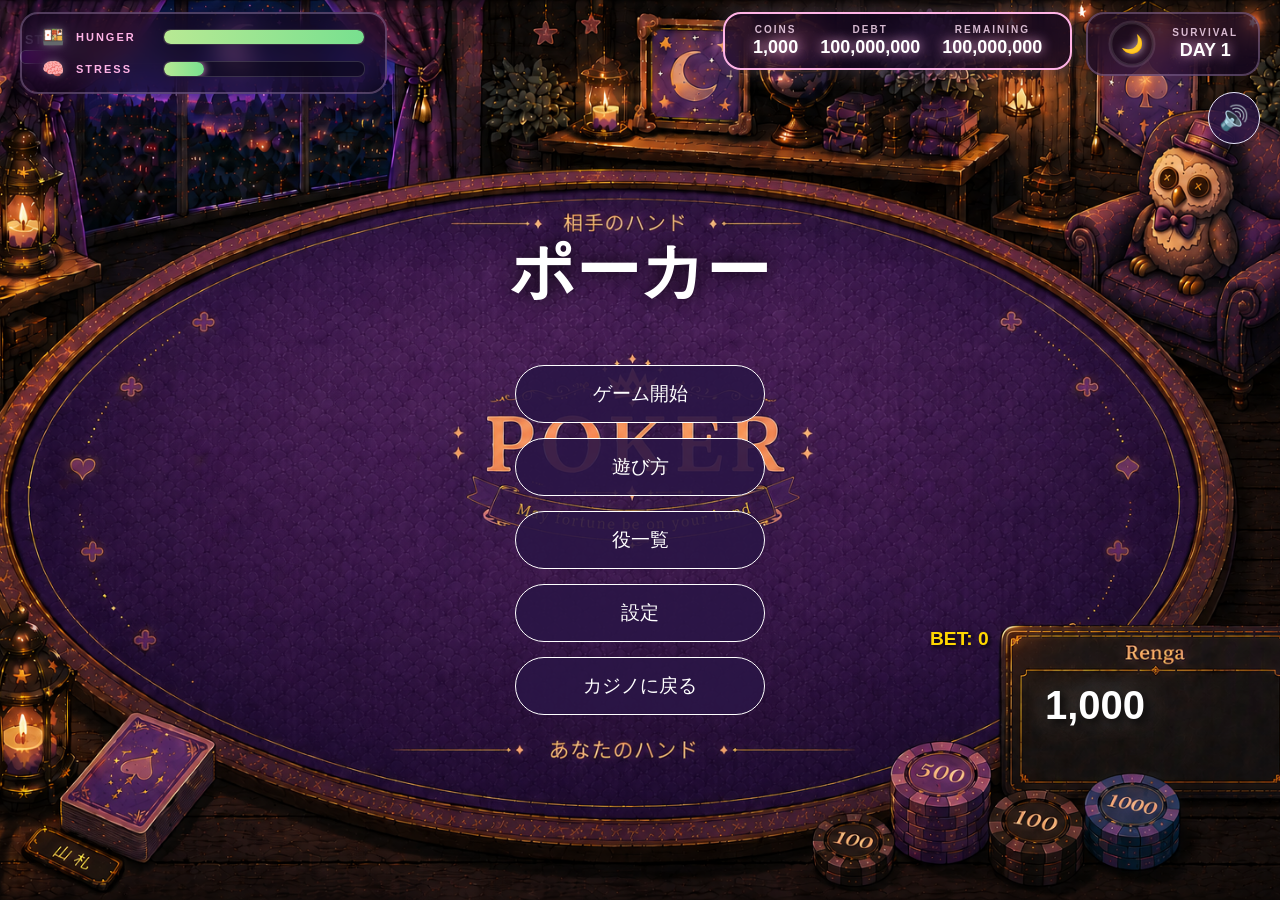
<file: poker/index.html>
<!DOCTYPE html>
<html lang="ja">
<head>
    <meta charset="UTF-8">
    <title>月夜のポーカー</title>
    <link rel="stylesheet" href="ui/style.css">
</head>
<body>
    
    
    <div id="game-container">

        <!-- TOP STATUS BAR (homeと共通) -->
        <header id="poker-top-status-bar">
            <!-- Left: Survival Gauges -->
            <div class="poker-status-left poker-gauges-stack-panel">
                <div class="poker-stat-row">
                    <span class="poker-icon">🍱</span>
                    <span class="poker-gauge-label">HUNGER</span>
                    <div class="poker-meter-bar">
                        <div id="poker-bar-hunger" class="poker-fill" style="width: 80%;"></div>
                    </div>
                </div>
                <div class="poker-stat-row">
                    <span class="poker-icon">🧠</span>
                    <span class="poker-gauge-label">STRESS</span>
                    <div class="poker-meter-bar">
                        <div id="poker-bar-stress" class="poker-fill" style="width: 20%;"></div>
                    </div>
                </div>
            </div>

            <!-- Right Group: Financial + Clock -->
            <div class="poker-status-right-group">
                <!-- Center: Financial Status -->
                <div class="poker-status-center">
                    <div class="poker-status-item">
                        <span class="poker-label">COINS</span>
                        <span id="poker-stat-coins" class="poker-value">0</span>
                    </div>
                    <div class="poker-status-item">
                        <span class="poker-label">DEBT</span>
                        <span id="poker-stat-debt" class="poker-value">0</span>
                    </div>
                    <div class="poker-status-item">
                        <span class="poker-label">REMAINING</span>
                        <span id="poker-stat-debt-rem" class="poker-value">0</span>
                    </div>
                </div>

                <!-- Right: Survival Day & Clock -->
                <div class="poker-status-right poker-survival-clock-panel">
                    <div class="poker-clock-container">
                        <svg class="poker-clock-svg" viewBox="0 0 100 100">
                            <circle class="poker-clock-bg" cx="50" cy="50" r="45"></circle>
                            <circle id="poker-clock-progress" cx="50" cy="50" r="45" style="stroke-dasharray: 283; stroke-dashoffset: 283;"></circle>
                        </svg>
                        <span class="poker-clock-icon">🌙</span>
                    </div>
                    <div class="poker-status-item">
                        <span class="poker-label">SURVIVAL</span>
                        <span id="poker-stat-days" class="poker-value">DAY 1</span>
                    </div>
                </div>
            </div>
        </header>

        <!-- 音声切り替えボタン -->
        <div id="sound-toggle" onclick="pokerApp.ui.toggleMute()">
            <span id="sound-icon">🔊</span>
        </div>

        <!-- 常設Renga表示 -->
        <div id="permanent-renga-display">
            <span id="permanent-renga">0</span>
        </div>

        <!-- ストレスゲージ -->
        <div id="stress-label">STRESS</div>
        <div id="stress-gauge-container">
            <div id="stress-gauge-fill"></div>
        </div>

        <!-- あなたの賭け金表示 -->
         <div id="permanent-bet-display">
         BET: <span id="your-total-bet">0</span>
        </div>

        <!-- メインメニュー -->
        <div id="main-menu" class="screen">
            <div class="centered-content">
                <h1 style="text-align:center; color:#ffffff; font-size:4rem; margin-bottom:50px; text-shadow:0 0 20px #000;">ポーカー</h1>
                <div class="menu-buttons">
                    <button onclick="pokerApp.ui.showScreen('difficulty-select')">ゲーム開始</button>
                    <button onclick="pokerApp.showHowTo()">遊び方</button>
                    <button onclick="pokerApp.showRanks()">役一覧</button>
                    <button id="settings-btn">設定</button>
                    <button onclick="location.href='../home/index.html'">カジノに戻る</button>
                </div>
            </div>
        </div>

        <!-- 難易度選択 -->
        <div id="difficulty-select" class="screen hidden">
            <div class="centered-content">
                <div class="menu-buttons">
                    <h2 style="color:white; margin-bottom:30px; text-shadow:2px 2px 4px #000;">難易度を選択してください</h2>
                    <button onclick="pokerApp.startSetDifficulty('Easy')">Easy</button>
                    <button onclick="pokerApp.startSetDifficulty('Normal')">Normal</button>
                    <button onclick="pokerApp.ui.showScreen('main-menu')">戻る</button>
                </div>
            </div>
        </div>

        <!-- ベット -->
        <div id="bet-screen" class="screen hidden">
            <div class="centered-content">
                <div class="status-box" style="text-align:center;">
                    <div style="font-size:1.2rem; color:#ffffff; margin-bottom:5px;">所持Renga：<span id="current-renga">0</span></div>
                    <div style="font-size:1.5rem; color:#ffffff; margin-bottom:20px;">ベット額を入力、または調整してください</div>
                    
                    <!-- 自由入力フィールド -->
                    <input type="number" id="bet-input-field" class="bet-input" value="10" onchange="pokerApp.syncBetInput()">
                    
                    <div style="display:flex; gap:10px; justify-content:center; margin-bottom:30px;">
                        <button onclick="pokerApp.adjustBet(-100)" style="padding:10px 20px;">-100</button>
                        <button onclick="pokerApp.adjustBet(-10)" style="padding:10px 20px;">-10</button>
                        <button onclick="pokerApp.adjustBet(10)" style="padding:10px 20px;">+10</button>
                        <button onclick="pokerApp.adjustBet(100)" style="padding:10px 20px;">+100</button>
                    </div>
                    <div style="display:flex; flex-direction:column; gap:15px; width:100%;">
                        <button onclick="pokerApp.confirmBet()" style="padding:15px; font-size:1.5rem; background:#4b0082; color:white; border:1px solid white; cursor:pointer; border-radius:10px;">決定</button>
                        <button onclick="pokerApp.ui.showScreen('main-menu')" style="padding:10px; font-size:1.1rem; background:#333; color:white; border:1px solid #666; cursor:pointer; border-radius:10px;">戻る</button>
                    </div>
                </div>
            </div>
        </div>

        <!-- ゲーム画面 -->
        <div id="play-screen" class="screen hidden">
            <div id="cpu-area"></div>
            
            <div id="game-message" style="position:absolute; top:45%; width:100%; text-align:center; color:#ffffff; font-size:1.2rem; text-shadow:2px 2px 4px #000;"></div>

            <!-- ポット表示 -->
            <div id="pot-display" style="position:absolute; top:35%; left:50%; transform:translateX(-50%); text-align:center; display:none; z-index:10;">
                <div style="color:var(--star-gold); font-size:1.5rem; text-shadow:2px 2px 4px #000;">
                    POT: <span id="current-pot">0</span> Renga
                </div>
            </div>

            <div id="player-hand" class="hand"></div>

            <!-- 交換用ボタン -->
            <div id="action-buttons" class="exchange-btn-container" style="display:none; gap:20px;">
                <button id="exchange-btn" class="invisible-btn" onclick="pokerApp.exchange()">カード交換</button>
                <button id="stand-btn" class="invisible-btn" onclick="pokerApp.stand()">そのまま勝負</button>
            </div>

            <!-- ベッティング用ボタン -->
            <div id="bet-actions" class="betting-actions" style="display:none;">
                <button class="action-btn btn-fold" onclick="pokerApp.playerAction('fold')">フォールド</button>
                <button class="action-btn btn-check" onclick="pokerApp.playerAction('check')">チェック</button>
                <button class="action-btn btn-raise" onclick="pokerApp.playerAction('raise')">レイズ</button>
            </div>
        </div>

        <!-- 結果画面 -->
        <div id="result-screen" class="screen hidden">
            <div class="centered-content">
                <h2 id="result-title" style="font-size:5rem; text-shadow:0 0 20px #000; margin-bottom:20px;">RESULT</h2>
                <div id="result-details" style="font-size:2rem; margin-bottom:40px; text-shadow:2px 2px 4px #000;"></div>
                <div class="menu-buttons" style="flex-direction:row; gap:20px;">
                    <button onclick="pokerApp.restartGame()" style="min-width:200px;">もう一度遊ぶ</button>
                    <button onclick="pokerApp.ui.showScreen('main-menu')" style="min-width:200px;">戻る</button>
                </div>
            </div>
        </div>

        <!-- 設定画面 -->
         <div id="settings-screen" class="screen hidden">
            <div class="settings-container">
                <h2 class="settings-title">⚙ SETTINGS</h2>
            
            <!-- 音量 -->
            <div class="settings-card">
                <div class="settings-header">🔊 サウンド</div>
                <div class="settings-body">
                    <div class="settings-label">BGM音量</div>
                    <input type="range" id="volume-slider" min="0" max="100" value="100">
                </div>
            </div>
            
            <!-- ハイライト -->
            <div class="settings-card">
                <div class="settings-header">✨ 演出</div>
                <div class="settings-body">
                    <label class="settings-toggle">
                        <input type="checkbox" id="highlight-toggle" checked>
                        <span>役名/役のあるカードを強調表示する</span>
                    </label>
                    <p class="settings-desc">役のカードを自動でハイライト表示します</p>
                </div>
            </div>
            
            <!-- 戻る -->
            <button id="close-settings-btn" class="settings-back-btn">
                戻る
            </button>
        </div>
    </div>


        <!-- オーバーレイ -->
        <div id="overlay" class="overlay hidden" onclick="pokerApp.ui.hideOverlay()" style="position:absolute; top:0; left:0; width:100%; height:100%; background:rgba(0,0,0,0.8); display:flex; justify-content:center; align-items:center; z-index:1000;">
            <div class="overlay-content" onclick="event.stopPropagation()">
                <div id="overlay-text"></div>
                <button onclick="pokerApp.ui.hideOverlay()" style="margin-top:20px; padding:10px 30px; cursor:pointer; background:var(--primary-purple); color:white; border:1px solid white; border-radius:20px;">閉じる</button>
            </div>
        </div>
    </div>

    <script src="utils/save_manager.js"></script>
    <script src="utils/player_manager.js"></script>
    <script src="games/poker.js"></script>
    <script src="ui/poker_ui.js"></script>
    <script>
        class PokerApp {
            constructor() {
                this.player = new PlayerManager({ coins: 1000, hunger: 100, stress: 20, items: [] });
                // 強制的に50000にリセット（必要な時にコメントアウトを外してください）
                // this.player.renga = 50000;
                
                this.ui = new PokerUI(this);
                this.difficulty = 'Easy';
                this.bet = 10;
                this.yourTotalBet = 0;
                this.currentPot = 0;
                this.phase = 'start'; // 'bet1', 'exchange', 'bet2'
                this.isFolded = false;
                this.deck = null;
                this.playerHand = [];
                this.cpuHands = [];
                this.selected = new Set();
                this.ui.updateRenga(this.player.renga, this.player.stress);
            }

            startSetDifficulty(diff) {
                this.difficulty = diff;
                this.ui.updateRenga(this.player.renga, this.player.stress);
                this.ui.showScreen('bet-screen');
            }

            restartGame() {
                // 現在の難易度をそのまま使用
                this.bet = 10;
                this.yourTotalBet = 0;
                this.currentPot = 0;
                this.phase = 'start';
                this.isFolded = false;
                this.selected.clear();
                
                this.ui.updateRenga(this.player.renga, this.player.stress);
                
                // そのままベット画面へ
                this.ui.showScreen('bet-screen');
            }

            syncBetInput() {
                const input = document.getElementById('bet-input-field');
                let val = parseInt(input.value) || 10;

                const maxBet = Math.min(this.player.renga, 100000000)


                if (val < 10) val = 10;
                if (val > maxBet) val = maxBet;

                this.bet = val;
                input.value = this.bet;
            }

            adjustBet(amt) {
                const minBet = 10;
                if (this.bet + amt >= minBet) {
                    this.bet += amt;
                    document.getElementById('bet-input-field').value = this.bet;
                    this.ui.playAudio('click');
                }
            }

            async confirmBet() {
                this.syncBetInput(); // 最終確認
                this.deck = new Deck();

                // 🍷 アルコールボーナス: homeでalcohol 80%以上のとき良カードが出やすくなる
                try {
                    const homeRaw = localStorage.getItem('small_house_game_state');
                    if (homeRaw) {
                        const homeState = JSON.parse(homeRaw);
                        const alcohol = homeState.alcohol || 0;
                        if (alcohol >= 80) {
                            // デッキ末尾（drawされる側）に高valueカード(8以上)を優先配置
                            const high = this.deck.cards.filter(c => c.value >= 8);
                            const low  = this.deck.cards.filter(c => c.value < 8);
                            // 高カードをランダムに並べてから低カードを下に
                            const shuffle = arr => {
                                for (let i = arr.length - 1; i > 0; i--) {
                                    const j = Math.floor(Math.random() * (i + 1));
                                    [arr[i], arr[j]] = [arr[j], arr[i]];
                                }
                                return arr;
                            };
                            // 末尾から引くので: 低カード → 高カードの順に積む
                            this.deck.cards = [...shuffle(low), ...shuffle(high)];
                        }
                    }
                } catch(e) {}

                this.playerHand = Array.from({length:5}, () => this.deck.draw());
                this.cpuHands = Array.from({length: this.difficulty === 'Easy' ? 1 : 3}, () => 
                    Array.from({length:5}, () => this.deck.draw())
                );
                this.selected.clear();
                this.isFolded = false;
                
                this.yourTotalBet = this.bet;
                this.player.renga -= this.yourTotalBet;
                this.currentPot = this.yourTotalBet * (1 + this.cpuHands.length);
                this.ui.updateRenga(this.player.renga, this.player.stress);
                
                this.ui.showScreen('play-screen');
                this.ui.togglePot(true, this.currentPot, this.yourTotalBet);
                this.ui.toggleBetActions(false);
                document.getElementById('action-buttons').style.display = 'none';
                document.getElementById('game-message').innerText = "";

                await this.ui.dealInitialCards(this.playerHand, this.cpuHands);

                const pEval = PokerHand.evaluate(this.playerHand);
                this.ui.renderPlayerHand(this.playerHand, true, pEval.rankIndices, PokerHand.RANK_NAMES[pEval.rank]);
                await this.ui.renderCpuHands(this.cpuHands, true);
                
                this.phase = 'bet1';
                this.ui.toggleBetActions(true);
                document.getElementById('game-message').innerText = "最初のベッティングです。";
            }

            async playerAction(action) {
                this.ui.toggleBetActions(false);
                this.ui.playAudio('click');

                if (action === 'fold') {
                    this.isFolded = true;
                    this.ui.playAudio('flip');
                    const refundRate = (this.phase === 'bet1') ? 0.2 : 0.05;
                    const refundAmt = Math.floor(this.yourTotalBet * refundRate);
                    this.player.renga += refundAmt;
                    this.player.stress += 2;

                    document.getElementById('game-message').innerText = `フォールドしました。${refundAmt} Rengaが返金されました。`;
                    this.ui.updateRenga(this.player.renga, this.player.stress);
                    
                    if (this.phase === 'bet1') {
                        await new Promise(r => setTimeout(r, 1500));
                        this.exchange();
                    } else {
                        await new Promise(r => setTimeout(r, 1500));
                        this.determineWinner();
                    }
                    return;
                }

                if (action === 'raise') {
                    const raiseAmt = this.yourTotalBet;
                    this.player.renga -= raiseAmt;
                    this.yourTotalBet += raiseAmt;
                    this.currentPot += raiseAmt * (1 + this.cpuHands.length);
                    
                    this.ui.updateRenga(this.player.renga, this.player.stress);
                    this.ui.togglePot(true, this.currentPot, this.yourTotalBet);
                    document.getElementById('game-message').innerText = "レイズしました（賭け金倍増）。";
                    this.ui.playAudio('deal');
                    await new Promise(r => setTimeout(r, 1000));
                }

                if (this.phase === 'bet1') {
                    this.phase = 'exchange';
                    document.getElementById('action-buttons').style.display = 'flex';
                    document.getElementById('game-message').innerText = "交換するカードを選んでください。";
                } else if (this.phase === 'bet2') {
                    this.determineWinner();
                }
            }

            toggleSelection(idx) {
                if (this.selected.has(idx)) this.selected.delete(idx);
                else this.selected.add(idx);
            }

            stand() {
                this.selected.clear();
                this.exchange();
            }

            async exchange() {
                document.getElementById('action-buttons').style.display = 'none';
                const replacedIndices = this.isFolded ? [] : Array.from(this.selected);
                const newCards = replacedIndices.map(() => this.deck.draw());
                replacedIndices.forEach((idx, i) => { this.playerHand[idx] = newCards[i]; });
                
                const pEval = PokerHand.evaluate(this.playerHand);
                const rankName = PokerHand.RANK_NAMES[pEval.rank];

                if (replacedIndices.length > 0) {
                    await this.ui.flipCards(replacedIndices, newCards, this.playerHand, pEval.rankIndices, rankName);
                } else if (this.isFolded) {
                    document.getElementById('game-message').innerText = "CPUがカードを交換しています...";
                    await new Promise(r => setTimeout(r, 1000));
                }

                this.cpuHands.forEach(hand => {
                    const evalResult = PokerHand.evaluate(hand);
                    const rank = evalResult.rank;
                    if (rank === 0) [0,1,2].forEach(i => hand[i] = this.deck.draw());
                    else if (rank === 1) {
                        const pairIndices = evalResult.rankIndices;
                        hand.forEach((c, idx) => { if (!pairIndices.includes(idx)) hand[idx] = this.deck.draw(); });
                    }
                });

                if (this.isFolded) {
                    this.determineWinner();
                } else {
                    this.phase = 'bet2';
                    this.ui.toggleBetActions(true);
                    document.getElementById('game-message').innerText = "最終ベッティングです。";
                }
            }

            async determineWinner() {
                this.ui.togglePot(false);
                const pEval = PokerHand.evaluate(this.playerHand);
                const cpuEvals = this.cpuHands.map(h => PokerHand.evaluate(h));
                
                // 全参加者の評価結果をリスト化（プレイヤーはID: -1）
                const participants = [
                    { id: -1, eval: pEval, isPlayer: true },
                    ...cpuEvals.map((e, i) => ({ id: i + 1, eval: e, isPlayer: false }))
                ];

                // 比較関数：aがbより強いか
                const isStronger = (a, b) => {
                    if (a.rank > b.rank) return true;
                    if (a.rank < b.rank) return false;
                    for (let i = 0; i < a.compareValues.length; i++) {
                        if (a.compareValues[i] > b.compareValues[i]) return true;
                        if (a.compareValues[i] < b.compareValues[i]) return false;
                    }
                    return false;
                };

                // 比較関数：aとbが同じ強さか
                const isTie = (a, b) => {
                    if (a.rank !== b.rank) return false;
                    for (let i = 0; i < a.compareValues.length; i++) {
                        if (a.compareValues[i] !== b.compareValues[i]) return false;
                    }
                    return true;
                };

                // 最強の参加者（複数人の可能性あり）を特定
                let winners = [participants[0]];
                for (let i = 1; i < participants.length; i++) {
                    const current = participants[i];
                    const top = winners[0];
                    if (isStronger(current.eval, top.eval)) {
                        winners = [current];
                    } else if (isTie(current.eval, top.eval)) {
                        winners.push(current);
                    }
                }

                const playerInWinners = winners.some(w => w.isPlayer);
                const isSplit = winners.length > 1;
                
                let result = "DRAW";
                let winnerMsg = "";
                let finalAward = 0;
                
                if (this.isFolded) {
                    result = "LOSE";
                    winnerMsg = "フォールドしたため、あなたの負けです。";
                    finalAward = 0;
                } else if (playerInWinners) {
                    if (isSplit) {
                        result = "DRAW"; // 「引き分け（分配）」として扱う
                        // 賞金を勝者数で等分
                        finalAward = Math.floor(this.currentPot / winners.length);
                        winnerMsg = `あなたを含む ${winners.length} 名が同着で勝利しました！ポット（${this.currentPot.toLocaleString()} Renga）を分配します。`;
                    } else {
                        result = "WIN";
                        winnerMsg = "あなたの完全勝利です！";
                        const multiplier = PokerHand.PAYOUT_MULTIPLIERS[pEval.rank];
                        finalAward = Math.floor(this.currentPot * multiplier);
                        if (multiplier > 1) {
                            winnerMsg += ` (役ボーナス x${multiplier}!)`;
                        }
                    }
                    
                    // ストレス減少
                    // 役ごとのストレス減少（勝利時）
                    const stressTable = {
                        0: 2,   // ハイカード
                        1: 3,   // ワンペア
                        2: 4,   // ツーペア
                        3: 6,   // スリーカード
                        4: 8,   // ストレート
                        5: 10,  // フラッシュ
                        6: 14,  // フルハウス
                        7: 18,  // フォーカード
                        8: 25,  // ストレートフラッシュ
                        9: 40   // ロイヤル
                        };

let stressReduce = stressTable[pEval.rank] || 5;

// 分配勝利なら少し弱くする
if (isSplit) stressReduce = Math.floor(stressReduce * 0.6);

this.player.stress -= stressReduce;



                } else {
                    result = "LOSE";
                    const topCpu = winners[0];
                    winnerMsg = `CPU ${topCpu.id} が最強の役（${PokerHand.RANK_NAMES[topCpu.eval.rank]}）で勝利しました。`;
                    finalAward = 0;
                    this.player.stress += 10;
                }

                document.getElementById('game-message').innerText = "手札を開示します...";
                this.ui.renderPlayerHand(this.playerHand, false, pEval.rankIndices, PokerHand.RANK_NAMES[pEval.rank]);
                await this.ui.renderCpuHands(this.cpuHands, false, cpuEvals);

                this.player.renga += finalAward;
                this.ui.updateRenga(this.player.renga, this.player.stress);
                
                const displayAmount = (result === "WIN" || result === "DRAW") ? finalAward : this.yourTotalBet;
                setTimeout(() => this.ui.showResult(result, pEval.rank, displayAmount, winnerMsg), 1000);
            }

            showHowTo() {
                this.ui.showOverlay("🌙 月夜のポーカー 遊び方", `
                    <div style="text-align:left; line-height:1.6;">
                        <p>このゲームは、5枚の手札で強い「役」を作り、対戦相手（影）と競うゲームです。</p>
                        <ol>
                            <li><b>ベット:</b> 最初に賭けるRengaを決めます。直接入力も可能です。</li>
                            <li><b>配布:</b> 全員に5枚ずつカードが配られます。</li>
                            <li><b>ベッティング:</b> 「フォールド」「チェック」「レイズ」を選択します。</li>
                            <li><b>交換:</b> 不要なカードを選択して「カード交換」を押します。</li>
                            <li><b>最終ベッティング:</b> 再度アクションを選択します。</li>
                            <li><b>勝負:</b> 全員のカードを公開し、一番強い役を持っている人が勝利です！</li>
                        </ol>
                    </div>
                `);
            }

            showRanks() {
                this.ui.showOverlay("⭐ 役一覧（強い順）", `
                    <div style="text-align:left;">
                        <div class="rank-item">
                            <h3>1. ロイヤルストレートフラッシュ</h3>
                            <p>ポーカーにおける最高の役です。同じマーク（スート）で、かつ数字が「10・J・Q・K・A」の5枚で揃った状態を指します。出現率は極めて低いですが、揃えば一攫千金間違いなしの最強の手です。</p>
                        </div>
                        <div class="rank-item">
                            <h3>2. ストレートフラッシュ</h3>
                            <p>同じマーク（スート）で、5枚の数字が連続して並んでいる状態です。ロイヤルに次いで非常に強力な役です。</p>
                        </div>
                        <div class="rank-item">
                            <h3>3. フォーカード</h3>
                            <p>同じ数字のカードが4枚揃った状態です。一組のデッキに同じ数字は4枚しかないため、そのすべてを手中に収めたことになります。</p>
                        </div>
                        <div class="rank-item">
                            <h3>4. フルハウス</h3>
                            <p>同じ数字3枚（スリーカード）と、別の同じ数字2枚（ワンペア）が組み合わさった状態です。</p>
                        </div>
                        <div class="rank-item">
                            <h3>5. フラッシュ</h3>
                            <p>5枚すべてのカードが同じマーク（スート）で揃った状態です。数字の並びに関係なく成立します。</p>
                        </div>
                        <div class="rank-item">
                            <h3>6. ストレート</h3>
                            <p>マーク（スート）に関係なく、5枚の数字が連続して並んでいる状態です。</p>
                        </div>
                        <div class="rank-item">
                            <h3>7. スリーカード</h3>
                            <p>同じ数字のカードが3枚揃った状態です。</p>
                        </div>
                        <div class="rank-item">
                            <h3>8. ツーペア</h3>
                            <p>同じ数字のペアが2組揃った状態です。</p>
                        </div>
                        <div class="rank-item">
                            <h3>9. ワンペア</h3>
                            <p>同じ数字のペアが1組だけ揃った状態です。最も目にする機会の多い役です。</p>
                        </div>
                        <div class="rank-item">
                            <h3>10. ハイカード</h3>
                            <p>上記のどの役も成立していない状態です。役がないため、手元にある一番強いカードの数字で勝負することになります。</p>
                        </div>
                    </div>
                `);
            }
        }
        const pokerApp = new PokerApp();

        
        // 設定画面
        document.getElementById("settings-btn").onclick = () => {
            pokerApp.ui.showScreen("settings-screen");
        };
        
        document.getElementById("close-settings-btn").onclick = () => {
            pokerApp.ui.showScreen("main-menu");
        };

        // 音量変更
        document.getElementById("volume-slider").addEventListener("input", function () {
            const v = this.value / 100;
                
            pokerApp.ui.masterVolume = v;
            pokerApp.ui.setVolume();
        });

        // 初期状態
        pokerApp.highlightEnabled = true;
        // ON/OFF切り替え
        document.getElementById("highlight-toggle").addEventListener("change", function () {
            pokerApp.highlightEnabled = this.checked;
            pokerApp.ui.highlightEnabled = this.checked;
            localStorage.setItem("pokerHighlight", this.checked);

                pokerApp.ui.renderPlayerHand(
                pokerApp.playerHand,
                true,
                [],
                ""
            );
        });

        // ---- TOP STATUS BAR: homeのデータを読み込んで表示 ----
        (function initPokerStatusBar() {
            const HOME_KEY = 'small_house_game_state';

            function loadHomeState() {
                try {
                    const raw = localStorage.getItem(HOME_KEY);
                    return raw ? JSON.parse(raw) : null;
                } catch(e) { return null; }
            }

            function setBar(el, value, isInverse) {
                if (!el) return;
                const pct = Math.min(100, Math.max(0, value || 0));
                el.style.width = pct + '%';
                if (isInverse) {
                    if (pct < 20) el.style.background = 'linear-gradient(90deg, #ff7675, #d63031)';
                    else if (pct < 50) el.style.background = 'linear-gradient(90deg, #ffeaa7, #fdcb6e)';
                    else el.style.background = 'linear-gradient(90deg, #b8e994, #78e08f)';
                } else {
                    if (pct > 80) el.style.background = 'linear-gradient(90deg, #ff7675, #d63031)';
                    else if (pct > 50) el.style.background = 'linear-gradient(90deg, #ffeaa7, #fdcb6e)';
                    else el.style.background = 'linear-gradient(90deg, #b8e994, #78e08f)';
                }
            }

            function updateStatusBar() {
                const s = loadHomeState();
                if (!s) return;

                const coins = (s.coins !== undefined ? s.coins : 0);
                const debt  = (s.debt !== undefined ? s.debt : 0);
                const rem   = (s.remainingDebt !== undefined ? s.remainingDebt : 0);
                const days  = (s.days !== undefined ? s.days : 1);
                const hunger = (s.hunger !== undefined ? s.hunger : 100);
                const stress = (s.stress !== undefined ? s.stress : 0);

                const elCoins = document.getElementById('poker-stat-coins');
                const elDebt  = document.getElementById('poker-stat-debt');
                const elRem   = document.getElementById('poker-stat-debt-rem');
                const elDays  = document.getElementById('poker-stat-days');

                if (elCoins) elCoins.textContent = coins.toLocaleString();
                if (elDebt)  elDebt.textContent  = debt.toLocaleString();
                if (elRem)   elRem.textContent   = rem.toLocaleString();
                if (elDays)  elDays.textContent  = 'DAY ' + days;

                setBar(document.getElementById('poker-bar-hunger'), hunger, true);
                setBar(document.getElementById('poker-bar-stress'), stress, false);
            }

            // 初回ロード
            updateStatusBar();

            // ゲーム結果が確定するたびに更新（1秒ごとにhomeのlocalStorageから同期）
            setInterval(updateStatusBar, 1000);
            // updateRengaから即時呼び出せるようグローバルに公開
            window.refreshPokerStatusBar = updateStatusBar;
        })();
    </script>
</body>
</html>
</file>
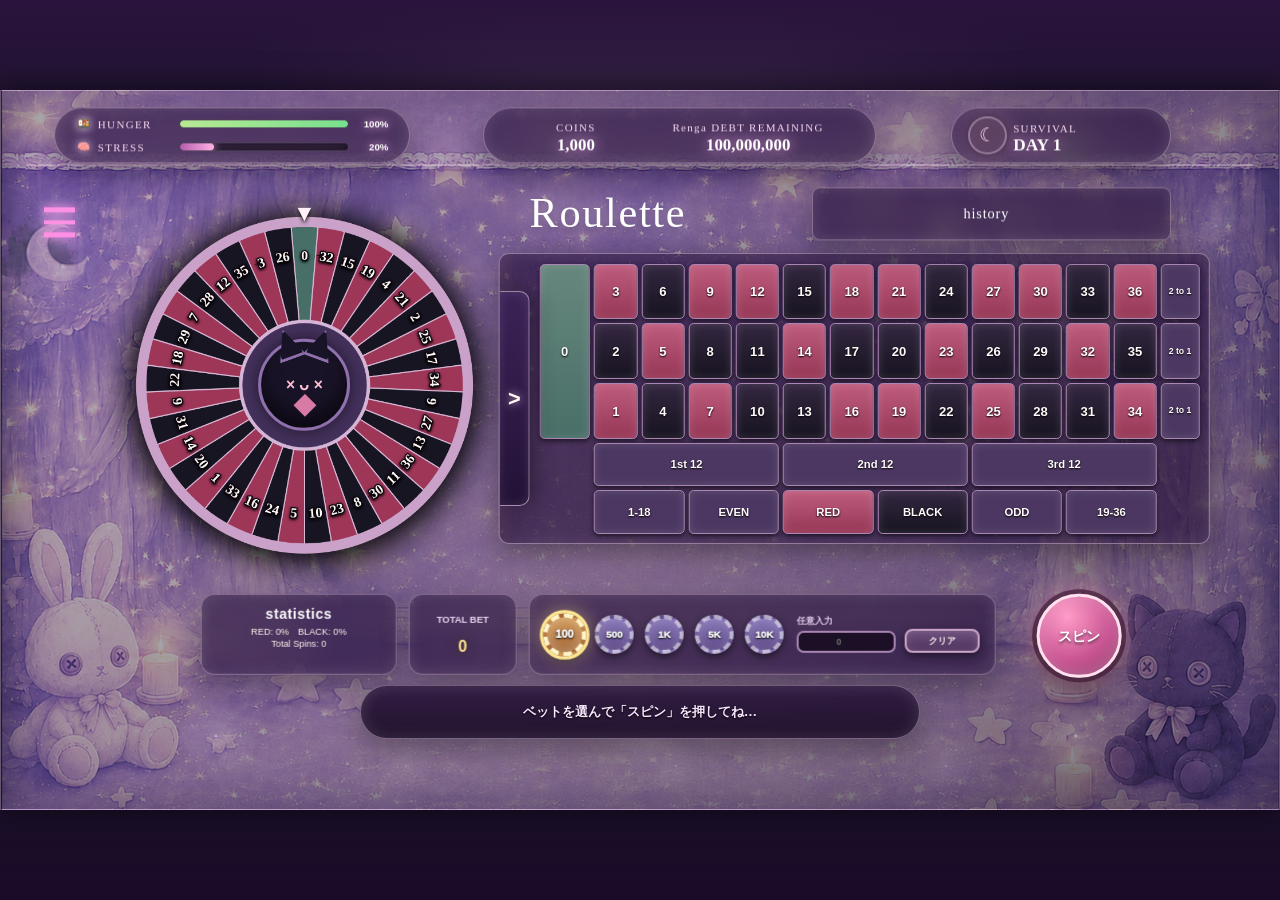
<file: roulette/index.html>
<!DOCTYPE html>
<html lang="ja">
<head>
  <meta charset="UTF-8" />
  <meta name="viewport" content="width=device-width, initial-scale=1.0" />
  <title>Roulette</title>
  <link rel="stylesheet" href="style.css" />
</head>
<body>
  <main class="game-wrap">
    <section class="top-ui">
      <button class="menu-button" type="button" aria-label="メニューを開く" aria-expanded="false">
        <span></span>
        <span></span>
        <span></span>
      </button>

      <div class="hud-panel hud-gauges">
        <div class="hud-gauge">
          <span class="hud-icon">🍱</span>
          <span class="hud-label">HUNGER</span>
          <span class="hud-bar"><span id="hungerFill" style="width:100%"></span></span>
          <strong id="hungerValue">100%</strong>
        </div>
        <div class="hud-gauge">
          <span class="hud-icon">🧠</span>
          <span class="hud-label">STRESS</span>
          <span class="hud-bar tension"><span id="stressFill" style="width:20%"></span></span>
          <strong id="stressValue">20%</strong>
        </div>
      </div>

      <div class="hud-panel hud-stats hud-finance">
        <div class="hud-stat">
          <span>COINS</span>
          <strong id="balance">50,000</strong>
        </div>
        <div class="hud-stat">
          <span>Renga DEBT REMAINING</span>
          <strong id="debtRemaining">100,000,000</strong>
        </div>
      </div>

      <div class="hud-panel hud-day">
        <div class="moon-mark">☾</div>
        <div>
          <span>SURVIVAL</span>
          <strong id="survivalDay">DAY 1</strong>
        </div>
      </div>

      <h1>Roulette</h1>

      <div class="hud-panel history-panel">
        <span>history</span>
        <div id="history" class="history"></div>
      </div>
    </section>

    <section class="main-area">
      <div class="wheel-panel">
        <div class="pointer">▼</div>
        <canvas id="wheel" width="620" height="620"></canvas>
        <div id="resultBadge" class="result-badge hidden"></div>
        <div class="center-cat">
          <div class="ear left"></div><div class="ear right"></div>
          <div class="face">× ᴗ ×</div>
          <div class="bow">◆</div>
        </div>
      </div>

      <div class="bet-panel">
        <div id="specialBetDrawer" class="special-bet-drawer" aria-label="特殊ベット">
          <button id="specialBetHandle" class="special-bet-handle" type="button" aria-label="特殊ベットを開く" aria-expanded="false" aria-controls="specialBetPanel">&gt;</button>
          <div id="specialBetPanel" class="special-bet-panel">
            <div id="specialBetTabs" class="special-bet-tabs" role="tablist"></div>
            <div id="specialBetOptions" class="special-bet-options"></div>
          </div>
        </div>
        <div class="bet-grid" id="betGrid"></div>
      </div>
    </section>

    <section class="bottom-area">
      <div class="stats panel">
        <h2>STATISTICS</h2>
        <p>RED: <span id="redRate">0%</span>　BLACK: <span id="blackRate">0%</span></p>
        <p>Total Spins: <span id="totalSpins">0</span></p>
      </div>

      <div class="total-bet panel">
        <span>TOTAL BET</span>
        <strong id="totalBet">0</strong>
      </div>

      <div class="bet-controls panel">
        <div class="chips">
          <button class="chip selected" data-chip="100">100</button>
          <button class="chip" data-chip="500">500</button>
          <button class="chip" data-chip="1000">1K</button>
          <button class="chip" data-chip="5000">5K</button>
          <button class="chip" data-chip="10000">10K</button>
        </div>
        <div class="actions">
          <label>任意入力<input id="customBet" type="number" min="1" placeholder="0" /></label>
          <button id="clearBtn">クリア</button>
        </div>
      </div>

      <div class="spin-panel">
        <button id="spinBtn" class="spin">スピン</button>
      </div>
    </section>

    <div class="side-cat left-cat">×ᴗ×</div>
    <div class="side-cat right-cat">×ᴗ×</div>

    <section class="message panel">
      <span id="message">ベットを選んで「スピン」を押してね…</span>
    </section>

    <div class="menu-overlay" aria-hidden="true"></div>
    <aside class="side-menu" aria-hidden="true" aria-label="メニュー">
      <div class="side-menu-inner">
        <h2>MENU</h2>
        <div class="side-menu-line"></div>
        <section class="audio-settings" aria-label="音量設定">
          <label class="audio-row" for="bgmVolume">
            <span class="audio-label"><span class="audio-icon">♪</span>BGM 音量</span>
            <span class="audio-value" id="bgmVolumeValue">50%</span>
            <input id="bgmVolume" class="audio-range" type="range" min="0" max="100" value="50" />
          </label>
          <label class="audio-row" for="sfxVolume">
            <span class="audio-label"><span class="audio-icon">🎲</span>効果音 音量</span>
            <span class="audio-value" id="sfxVolumeValue">50%</span>
            <input id="sfxVolume" class="audio-range" type="range" min="0" max="100" value="50" />
          </label>
        </section>
        <nav class="side-menu-actions">
          <a class="side-menu-item" href="../home/index.html">
            <span class="side-menu-icon">🏠</span>
            <span>HOME</span>
          </a>
          <button class="side-menu-item" id="rulesBtn" type="button">
            <span class="side-menu-icon">📜</span>
            <span>RULES</span>
          </button>
          <button class="side-menu-item" id="menuCloseBtn" type="button">
            <span class="side-menu-icon">×</span>
            <span>CLOSE</span>
          </button>
        </nav>
      </div>
    </aside>
    <section class="rules-panel" aria-hidden="true" aria-label="ルーレットのルール">
      <div class="rules-panel-inner">
        <h3><span>📜</span> RULES</h3>
        <div class="rules-scroll">
          <h4>ルーレットのルール</h4>
          <p>チップ、または任意入力でベット額を選び、数字・色・範囲・ダズン・カラム・特殊ベットに賭けます。スピン後、当選番号と賭け内容が一致すると配当を受け取れます。外れた場合、ベット分は戻りません。</p>
          <div class="rules-grid">
            <span>数字</span><strong>36倍</strong>
            <span>スプリット</span><strong>18倍</strong>
            <span>ストリート</span><strong>12倍</strong>
            <span>コーナー</span><strong>9倍</strong>
            <span>シックスライン</span><strong>6倍</strong>
            <span>赤 / 黒</span><strong>2倍</strong>
            <span>EVEN / ODD</span><strong>2倍</strong>
            <span>1-18 / 19-36</span><strong>2倍</strong>
            <span>ダズン</span><strong>3倍</strong>
            <span>カラム</span><strong>3倍</strong>
          </div>
          <p>スプリットは隣り合う2数字、ストリートは横1列の3数字、コーナーは四角の4数字、シックスラインは隣り合う2列の6数字です。0は緑です。数字0へ直接ベットした場合と、0を含むスプリットに賭けた場合だけ当たり、それ以外の色・範囲・偶数奇数などは外れになります。</p>
        </div>
        <button class="rules-close-btn" id="rulesCloseBtn" type="button">CLOSE</button>
      </div>
    </section>
  </main>
  <script src="script.js"></script>
</body>
</html>
</file>
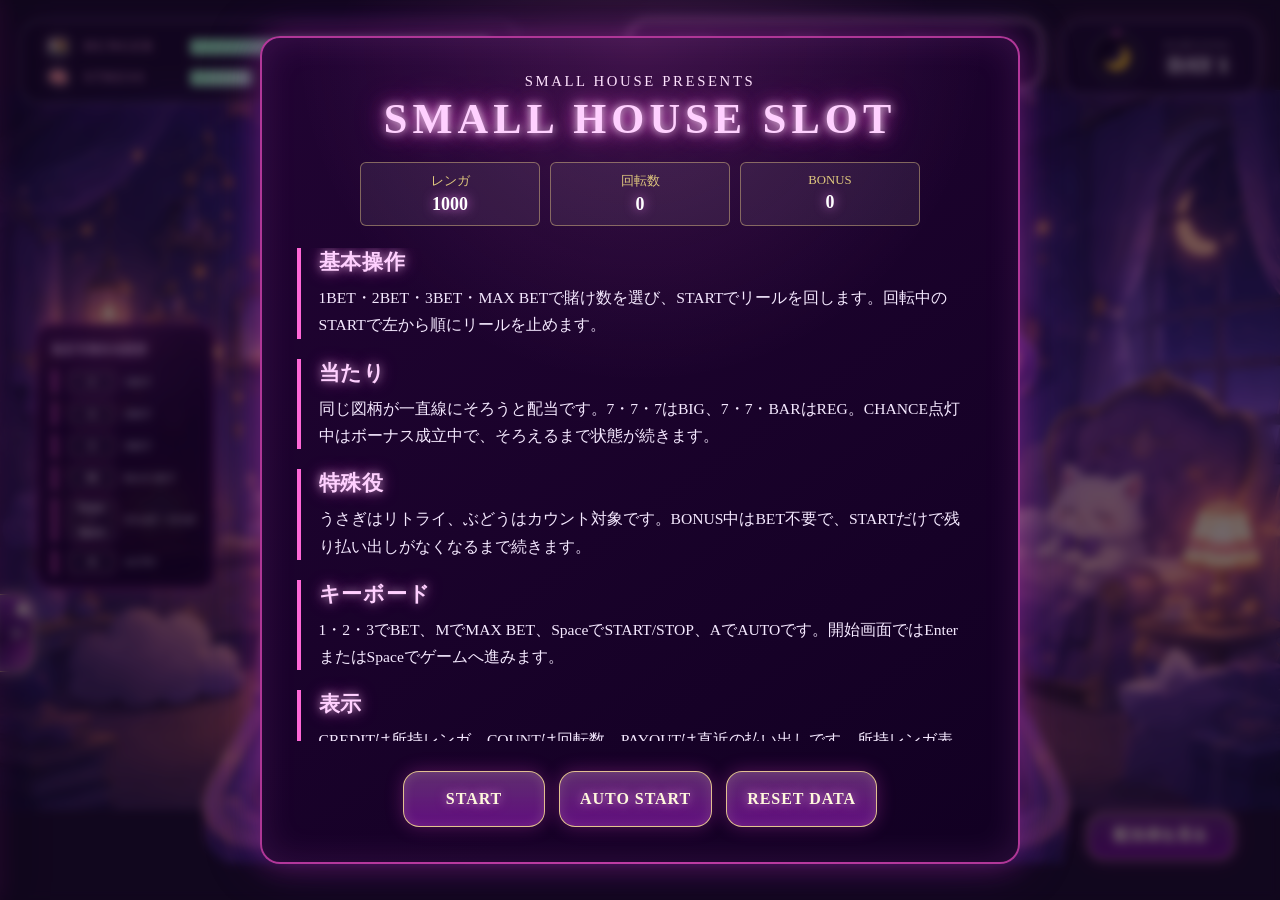
<file: slot/public/index.html>
<!DOCTYPE html>
<html lang="ja">

<head>
    <meta charset="UTF-8">
    <meta name="viewport" content="width=device-width, initial-scale=1.0">
    <title>Small House Slot</title>
    <link rel="stylesheet" href="style.css">
</head>

<body>

    <div id="game">

        <header id="slotStatusBar">
            <div class="slotGlassPanel slotStatusLeft">
                <div class="slotStatusRow">
                    <span class="slotStatusIcon">🍱</span>
                    <span class="slotGaugeLabel">HUNGER</span>
                    <div class="slotMeterBar small">
                        <div id="slotGaugeHunger" class="slotMeterFill" style="width:80%;"></div>
                    </div>
                </div>
                <div class="slotStatusRow">
                    <span class="slotStatusIcon">🧠</span>
                    <span class="slotGaugeLabel">STRESS</span>
                    <div class="slotMeterBar small">
                        <div id="slotGaugeStrenn" class="slotMeterFill" style="width:20%;"></div>
                    </div>
                </div>
            </div>

            <div class="slotStatusRightGroup">
                <div class="slotGlassPanel slotStatusCenter">
                    <div class="slotStatusItem">
                        <span class="slotStatusLabel">COINS</span>
                        <span id="slotStatCoins" class="slotStatusValue">1,000</span>
                    </div>
                    <div class="slotStatusItem">
                        <span class="slotStatusLabel">DEBT</span>
                        <span id="slotStatDebt" class="slotStatusValue">50,000</span>
                    </div>
                    <div class="slotStatusItem">
                        <span class="slotStatusLabel">REMAINING</span>
                        <span id="slotStatRemaining" class="slotStatusValue">49,000</span>
                    </div>
                </div>

                <div class="slotGlassPanel slotStatusRight">
                    <div class="slotClockContainer">
                        <svg class="slotClockSvg" viewBox="0 0 100 100" aria-hidden="true">
                            <circle class="slotClockBg" cx="50" cy="50" r="45"></circle>
                            <circle id="slotClockProgress" class="slotClockProgress" cx="50" cy="50" r="45"></circle>
                        </svg>
                        <span class="slotClockIcon">🌙</span>
                    </div>
                    <div class="slotStatusItem survival">
                        <span class="slotStatusLabel">SURVIVAL</span>
                        <span id="slotStatDays" class="slotStatusValue">DAY 1</span>
                    </div>
                </div>
            </div>
        </header>

        <img src="../image/background.png" id="background" class="gameLayer">
        <img src="../image/peka.png" id="pekaLamp" class="gameLayer effectLayer">
        <img src="../image/bounus.png" id="bonusLamp" class="gameLayer effectLayer">
        <img src="../image/slotdai.png" id="slotMachine" class="gameLayer">
        <img src="../image/kanban.png" id="kanbanPanel" class="gameLayer">
        <img src="../image/haitouhyou.PNG" id="payoutTable" class="gameLayer">
        <img src="../image/syojirenga.png" id="rengaPanel" class="gameLayer">

        <div class="machineMeter" id="creditMeter">1000</div>
        <div class="machineMeter" id="countMeter">0</div>
        <div class="machineMeter" id="payoutMeter">0</div>

        <div id="rengaText">1000 renga</div>

        <div id="reelArea">

            <div class="reel" id="reel1"></div>
            <div class="reel" id="reel2"></div>
            <div class="reel" id="reel3"></div>

        </div>

        <div id="missionArea"></div>

        <div id="resultText"></div>

        <aside id="keyboardGuide" class="keyboardGuide" aria-label="キーボード操作">
            <h2>KEYBOARD</h2>
            <ul>
                <li><span>1</span><span>1BET</span></li>
                <li><span>2</span><span>2BET</span></li>
                <li><span>3</span><span>3BET</span></li>
                <li><span>M</span><span>MAX BET</span></li>
                <li><span>Enter / Space</span><span>START / STOP</span></li>
                <li><span>A</span><span>AUTO</span></li>
            </ul>
        </aside>

        <div id="pekariText">PEKARI!</div>
        <div id="starRain"></div>
        <div id="bonusBurst"></div>
        <div id="bonusRays"></div>
        <div id="bonusRabbitGlow">
            <img src="../image/rabbit.png" alt="">
        </div>
        <div id="bonusCelebrationText">BONUS</div>

        <button class="hotspot" id="bet1"></button>
        <button class="hotspot" id="bet2"></button>
        <button class="hotspot" id="bet3"></button>
        <button class="hotspot" id="maxBet"></button>
        <button class="hotspot" id="startBtn"></button>
        <button class="hotspot" id="autoBtn"></button>
        <button class="hotspot" id="missionBtn"></button>
        <button class="hotspot" id="settingBtn"></button>

        <button type="button" id="payoutOpenButton" class="payoutOpenButton">配当表を見る</button>

        <button type="button" id="gameMenuButton" class="gameMenuButton" aria-label="メニューを開く">&gt;</button>

        <div id="gameMenuOverlay" class="gameMenuOverlay" aria-hidden="true">

            <div id="gameMenuMain" class="gameMenuPanel" role="dialog" aria-modal="true" aria-labelledby="gameMenuTitle">
                <p class="menuIcon">✦</p>
                <h2 id="gameMenuTitle">MENU</h2>
                <p class="menuEyebrow">small-house slot</p>

                <div class="menuVolumePanel">
                    <label class="menuVolumeRow" for="menuBgmVolume">
                        <span class="menuVolumeName"><span class="menuVolumeIcon">♪</span>BGM 音量</span>
                        <span class="menuVolumeValue" id="menuBgmVolumeValue">50%</span>
                    </label>
                    <input type="range" id="menuBgmVolume" class="menuVolumeSlider" min="0" max="100" value="50">

                    <label class="menuVolumeRow" for="menuSeVolume">
                        <span class="menuVolumeName"><span class="menuVolumeIcon">🎲</span>効果音 音量</span>
                        <span class="menuVolumeValue" id="menuSeVolumeValue">50%</span>
                    </label>
                    <input type="range" id="menuSeVolume" class="menuVolumeSlider" min="0" max="100" value="50">
                </div>

                <div class="gameMenuActions">
                    <button type="button" class="menuActionButton" id="menuRulesBtn">RULE</button>
                    <button type="button" class="menuActionButton" id="menuHomeBtn">HOME</button>
                    <button type="button" class="menuActionButton" id="menuPayoutBtn">PAYOUT</button>
                    <button type="button" class="menuActionButton" id="menuCloseBtn">CLOSE</button>
                </div>
            </div>

        </div>

        <div id="gamePopupOverlay" class="gamePopupOverlay hidden" aria-hidden="true">

            <div id="gameRulesPanel" class="gameMenuPanel gameMenuPanelWide hidden" role="dialog" aria-modal="true" aria-labelledby="gameRulesTitle">
                <p class="menuIcon">📖</p>
                <h2 id="gameRulesTitle">ルール説明</h2>

                <div class="ruleGrid menuRuleGrid">
                    <section>
                        <h2>基本操作</h2>
                        <p>1BET・2BET・3BET・MAX BETで賭け数を選び、STARTでリールを回します。回転中のSTARTで左から順にリールを止めます。</p>
                    </section>
                    <section>
                        <h2>当たり</h2>
                        <p>同じ図柄が一直線にそろうと配当です。7・7・7はBIG、7・7・BARはREG。CHANCE点灯中はボーナス成立中で、そろえるまで状態が続きます。</p>
                    </section>
                    <section>
                        <h2>特殊役</h2>
                        <p>うさぎはリトライ、ぶどうはカウント対象です。BONUS中はBET不要で、STARTだけで残り払い出しがなくなるまで続きます。</p>
                    </section>
                    <section>
                        <h2>キーボード</h2>
                        <p>1・2・3でBET、MでMAX BET、SpaceでSTART/STOP、AでAUTOです。開始画面ではEnterまたはSpaceでゲームへ進みます。</p>
                    </section>
                    <section>
                        <h2>表示</h2>
                        <p>CREDITは所持レンガ、COUNTは回転数、PAYOUTは直近の払い出しです。所持レンガ表示にも現在の残数が出ます。</p>
                    </section>
                </div>

                <div class="gameMenuActions singleAction">
                    <button type="button" class="menuActionButton primary" id="rulesCloseBtn">閉じる</button>
                </div>
            </div>

            <div id="gamePayoutPanel" class="gameMenuPanel gameMenuPanelWide hidden" role="dialog" aria-modal="true" aria-labelledby="gamePayoutTitle">
                <p class="menuIcon">✨</p>
                <h2 id="gamePayoutTitle">配当表</h2>

                <div class="payoutList" aria-label="配当表">
                    <div class="payoutListRow jackpot">
                        <div class="payoutSymbols"><span>7</span><span>7</span><span>7</span></div>
                        <div class="payoutName">BIG BONUS</div>
                        <div class="payoutValue">約340枚</div>
                    </div>
                    <div class="payoutListRow">
                        <div class="payoutSymbols"><span>7</span><span>7</span><span>BAR</span></div>
                        <div class="payoutName">REG BONUS</div>
                        <div class="payoutValue">約120枚</div>
                    </div>
                    <div class="payoutListRow">
                        <div class="payoutSymbols"><span>🔔</span><span>🔔</span><span>🔔</span></div>
                        <div class="payoutName">ベル</div>
                        <div class="payoutValue">15枚</div>
                    </div>
                    <div class="payoutListRow">
                        <div class="payoutSymbols"><span>🍇</span><span>🍇</span><span>🍇</span></div>
                        <div class="payoutName">ぶどう</div>
                        <div class="payoutValue">10枚</div>
                    </div>
                    <div class="payoutListRow">
                        <div class="payoutSymbols"><span>🍒</span><span>🍒</span></div>
                        <div class="payoutName">チェリー</div>
                        <div class="payoutValue">2枚</div>
                    </div>
                    <div class="payoutListRow">
                        <div class="payoutSymbols"><span>🐰</span><span>🐰</span><span>🐰</span></div>
                        <div class="payoutName">うさぎ</div>
                        <div class="payoutValue">リトライ</div>
                    </div>
                    <p class="payoutNote">BET枚数で配当が変わります</p>
                </div>

                <div class="gameMenuActions singleAction">
                    <button type="button" class="menuActionButton primary" id="payoutCloseBtn">閉じる</button>
                </div>
            </div>

        </div>

        <div id="startScreen" class="startScreen">

            <div class="startPanel">

                <p class="startEyebrow">Small House Presents</p>
                <h1>Small House Slot</h1>

                <div class="startStats">
                    <div>
                        <span>レンガ</span>
                        <strong id="startRengaText">1000</strong>
                    </div>
                    <div>
                        <span>回転数</span>
                        <strong id="startGameCountText">0</strong>
                    </div>
                    <div>
                        <span>BONUS</span>
                        <strong id="startBonusCountText">0</strong>
                    </div>
                </div>

                <div class="ruleGrid">
                    <section>
                        <h2>基本操作</h2>
                        <p>1BET・2BET・3BET・MAX BETで賭け数を選び、STARTでリールを回します。回転中のSTARTで左から順にリールを止めます。</p>
                    </section>
                    <section>
                        <h2>当たり</h2>
                        <p>同じ図柄が一直線にそろうと配当です。7・7・7はBIG、7・7・BARはREG。CHANCE点灯中はボーナス成立中で、そろえるまで状態が続きます。</p>
                    </section>
                    <section>
                        <h2>特殊役</h2>
                        <p>うさぎはリトライ、ぶどうはカウント対象です。BONUS中はBET不要で、STARTだけで残り払い出しがなくなるまで続きます。</p>
                    </section>
                    <section>
                        <h2>キーボード</h2>
                        <p>1・2・3でBET、MでMAX BET、SpaceでSTART/STOP、AでAUTOです。開始画面ではEnterまたはSpaceでゲームへ進みます。</p>
                    </section>
                    <section>
                        <h2>表示</h2>
                        <p>CREDITは所持レンガ、COUNTは回転数、PAYOUTは直近の払い出しです。所持レンガ表示にも現在の残数が出ます。</p>
                    </section>
                </div>

                <div class="startActions">
                    <button type="button" class="startButton primary" id="openGameBtn">START</button>
                    <button type="button" class="startButton" id="autoStartBtn">AUTO START</button>
                    <button type="button" class="startButton subtle" id="startResetBtn">RESET DATA</button>
                </div>

            </div>

        </div>

    </div>

    <script src="script.js?v=slot-status-ui"></script>

</body>

</html>
</file>
<file: style.css>
body{
    margin:0;
    min-height:100vh;

    font-family:'Yusei Magic', sans-serif;

    background:
        linear-gradient(
            rgba(0,0,0,0.35),
            rgba(0,0,0,0.35)
        ),
        url("images/background.png");

    background-size:cover;
    background-position:center;
    background-repeat:no-repeat;
    background-attachment:fixed;
}

.overlay{
    min-height:100vh;

    display:flex;
    justify-content:center;
    align-items:center;

    padding:20px;
}

.panel{
    width:750px;
    max-width:95%;

    background:rgba(255,255,255,0.15);

    backdrop-filter:blur(10px);

    border-radius:25px;

    padding:30px;

    color:white;

    text-align:center;

    box-shadow:
        0 0 30px rgba(0,0,0,0.4);
}

h1{
    margin-top:0;
    font-size:42px;
}

.rabbit{
    background:rgba(255,255,255,0.2);

    padding:15px;

    border-radius:15px;

    margin:20px 0;

    font-size:18px;
}

.status{
    display:flex;

    justify-content:space-around;

    margin:25px 0;

    font-size:20px;

    flex-wrap:wrap;

    gap:10px;
}

.bet-area{
    display:flex;

    justify-content:center;

    gap:10px;

    flex-wrap:wrap;

    margin-bottom:15px;
}

button{
    border:none;

    cursor:pointer;

    padding:12px 20px;

    border-radius:12px;

    font-size:16px;

    font-weight:bold;

    transition:0.2s;
}

button:hover{
    transform:scale(1.05);
}

.cards{
    display:flex;

    justify-content:center;

    gap:40px;

    margin:30px 0;

    flex-wrap:wrap;
}

.card{
    width:140px;
    height:200px;

    background:white;

    border-radius:16px;

    position:relative;

    overflow:hidden;

    box-shadow:
        0 10px 25px rgba(0,0,0,0.35);

    transition:0.2s;
}

.card:hover{
    transform:translateY(-5px);
}

.card-inner{
    width:100%;
    height:100%;
    position:relative;
}

.corner{
    position:absolute;
    font-weight:bold;
    line-height:1;
}

.top{
    top:10px;
    left:10px;
    font-size:24px;
}

.bottom{
    bottom:10px;
    right:10px;
    font-size:24px;

    transform:rotate(180deg);
}

.center-suit{
    position:absolute;

    top:50%;
    left:50%;

    transform:translate(-50%,-50%);

    font-size:72px;
}

.back{
    background:
        repeating-linear-gradient(
            45deg,
            #4f46e5,
            #4f46e5 10px,
            #6366f1 10px,
            #6366f1 20px
        );

    display:flex;

    justify-content:center;
    align-items:center;

    color:white;

    font-size:50px;

    font-weight:bold;
}

.buttons{
    display:flex;

    justify-content:center;

    gap:20px;

    margin:20px 0;
}

.high{
    background:#2563eb;
    color:white;
}

.low{
    background:#ec4899;
    color:white;
}

#result{
    min-height:50px;

    font-size:28px;

    margin-top:20px;
}

#betDisplay{
    margin-top:5px;
    margin-bottom:20px;
}
</file>
<file: blackjack/style.css>
* {
    box-sizing: border-box;
    margin: 0;
    padding: 0;
}

body {
    font-family: 'Cormorant Garamond', serif;
    background-image: url("画像/ブラックジャック背景2.png");
    background-size: cover;
    background-position: center;
    background-attachment: fixed;
    color: #ffb3e6;
    height: 100vh;
    width: 100vw;
    display: flex;
    justify-content: center;
    align-items: center;
    overflow: hidden;
    position: relative;
    user-select: none;
}

/* Base Frosted Glass Effect */
.glass-panel {
    background: rgba(40, 20, 50, 0.4);
    backdrop-filter: blur(8px);
    -webkit-backdrop-filter: blur(8px);
    border: 1px solid rgba(255, 153, 204, 0.3);
    box-shadow: 0 0 20px rgba(255, 102, 204, 0.2);
    border-radius: 20px;
}

/* Variables (Ensuring consistency with Home) */
:root {
    --accent: #d4b5e8;
    --accent-light: #f7d8ef;
    --accent-dark: #5a3f77;
    --accent-pink: #ff99cc;
    --panel-bg: rgba(255, 255, 255, 0.1);
    --panel-border: rgba(255, 255, 255, 0.2);
}

#main-layout {
    position: relative;
    width: 100%;
    height: 100%;
    max-width: 1600px;
    display: flex;
    flex-direction: column;
}

/* TOP STATUS BAR (Copied from Home) */
#top-status-bar {
    display: flex;
    justify-content: space-between;
    align-items: flex-start;
    z-index: 1000;
    position: fixed; /* Use fixed so it doesn't push down the centered content */
    top: 20px;
    left: 20px;
    right: 20px;
    pointer-events: none;
    gap: 20px;
}

#top-status-bar > * {
    pointer-events: auto; /* Re-enable for panels */
}

.status-left.gauges-stack-panel {
    display: flex;
    flex-direction: column;
    padding: 15px 25px;
    gap: 12px;
    border: 2px solid rgba(212, 181, 232, 0.3);
    width: fit-content;
    background: rgba(30, 10, 45, 0.45);
    backdrop-filter: blur(15px);
    border-radius: 20px;
    box-shadow: 0 8px 32px 0 rgba(120, 31, 190, 0.2);
}

.stat-row {
    display: flex;
    align-items: center;
    gap: 15px;
    width: 100%;
}

.gauge-label-text {
    font-family: 'Cinzel', serif;
    font-size: 14px;
    letter-spacing: 2px;
    color: #ffb3e6;
    width: 90px;
    text-align: left;
}

.meter-bar {
    height: 10px;
    background: rgba(0, 0, 0, 0.3);
    border-radius: 5px;
    overflow: hidden;
    flex-grow: 1;
    border: 1px solid rgba(255, 255, 255, 0.1);
}

.meter-bar.small {
    width: 300px;
    height: 16px;
}

.fill {
    height: 100%;
    background: linear-gradient(90deg, #b85cad, #ffb3e6);
    box-shadow: 0 0 10px #ffb3e6;
    transition: width 0.5s ease-in-out;
}

/* Right Group: Coins + Clock */
.status-right-group {
    display: flex;
    align-items: flex-start;
    gap: 20px;
    margin-left: auto;
}

.status-center {
    display: flex;
    align-items: center;
    padding: 12px 40px;
    gap: 30px;
    background: rgba(30, 10, 50, 0.5);
    border: 2px double #ffb3e6;
    border-radius: 20px;
    box-shadow: 0 0 20px rgba(212, 181, 232, 0.3);
}

.status-right.survival-clock-panel {
    display: flex;
    align-items: center;
    padding: 8px 25px;
    gap: 20px;
    border: 2px solid rgba(212, 181, 232, 0.3);
    background: rgba(30, 10, 50, 0.5);
    border-radius: 20px;
}

.clock-container {
    position: relative;
    width: 55px;
    height: 55px;
    display: flex;
    justify-content: center;
    align-items: center;
}

.clock-svg {
    width: 100%;
    height: 100%;
    transform: rotate(-90deg);
}

.clock-bg {
    fill: rgba(0, 0, 0, 0.3);
    stroke: rgba(255, 255, 255, 0.1);
    stroke-width: 8;
}

#clock-progress {
    fill: none;
    stroke: #ff66cc;
    stroke-width: 8;
    stroke-linecap: round;
    stroke-dasharray: 283;
    stroke-dashoffset: 283;
    transition: stroke-dashoffset 1s linear;
    filter: drop-shadow(0 0 8px #ff66cc);
}

.clock-icon {
    position: absolute;
    font-size: 22px;
    filter: drop-shadow(0 0 5px #f7d8ef);
}

.status-item {
    display: flex;
    flex-direction: column;
    align-items: center;
}

.label {
    font-family: 'Cinzel', serif;
    font-size: 11px;
    letter-spacing: 2px;
    color: #f7d8ef;
    margin-bottom: 2px;
    opacity: 0.8;
}

.value {
    font-family: 'Cinzel', serif;
    font-size: 22px;
    font-weight: 700;
    color: #fff;
    text-shadow: 0 0 15px #ffb3e6;
}

/* Top Controls */
#help-buttons{
    position:absolute;
    top:130px;
    left:25px;

    display:flex;
    flex-direction:column;
    gap:12px;

    z-index:100;
}
.help-btn{

    width:180px;
    height:40px;

    display:flex;
    flex-direction:column;
    justify-content:center;
    align-items:center;

    background:rgba(24, 15, 46, 0.764);

    border:1px solid rgba(255,150,220,0.5);

    border-radius:16px;

    color:white;

    font-family:'Cinzel', serif;

    box-shadow:
        inset 0 0 12px rgba(255,255,255,0.08),
        0 0 12px rgba(255,100,200,0.2);

    transition:.3s;
}
.help-btn:hover{

    transform:translateY(-3px) scale(1.04);

    background:linear-gradient(
        135deg,
        rgba(255,0,255,.35),
        rgba(102,0,204,.35)
    );

    box-shadow:
        0 0 20px rgba(255,102,204,.6),
        inset 0 0 10px rgba(255,255,255,.3);

}
/* Play Area */
#play-area {
    flex-grow: 1;
    display: flex;
    flex-direction: column;
    justify-content: center; /* Center the hands */
    align-items: center;
    gap: 30px; /* Further reduced gap for tighter centering */
    padding: 20px 0;
    position: relative;
    max-height: 85vh;
    transform: translateY(120px); /* Move dealer and player cards down */
}
#home-btn {
    background: linear-gradient(135deg, #5d336df9, #582666);
    color: white;
    font-weight: bold;
    box-shadow:
        0 0 15px rgba(77, 36, 87, 0.6),
        0 0 30px rgba(133, 66, 128, 0.3);
}

#home-btn:hover{
    transform: translateY(-3px);
    box-shadow:
        0 0 20px rgba(90, 36, 92, 0.796),
        0 0 40px rgba(74, 34, 95, 0.5);
}
/* Dealer & Player Sections */
#dealer-section {
    display: flex;
    flex-direction: column;
    align-items: center;
    gap: 15px;
    width: 100%;
    transform: translateY(-80px); /* Adjusted to keep central space */
}

#player-section {
    display: flex;
    flex-direction: column;
    align-items: center;
    gap: 15px;
    width: 100%;
}

#dealer-cards {
    /* Removed translateY offset to bring closer to center */
}

/* Cards */
.card-area {
    display: flex;
    justify-content: center;
    gap: -15px; /* Slightly more overlap */
    min-height: 170px;
}

.card {
    width: 120px;
    height: 170px;
    position: relative;
    transition: transform 0.3s ease, opacity 0.3s;
    margin: 0;
    filter: drop-shadow(0 5px 10px rgba(0, 0, 0, 0.3)); /* Softer shadow */
}

.card:hover {
    transform: translateY(-5px);
}

.card.dealing {
    position: absolute;
    z-index: 100;
}

.card.flipped .card-front { display: block; }
.card.flipped .card-back { display: none; }

.card-face {
    position: absolute; 
    width: 100%; 
    height: 100%;
    top: 0;
    left: 0;
    border-radius: 10px; /* Slightly smaller radius for cleaner look */
    font-family: 'Cinzel', serif;
    overflow: hidden;
}

/* ── Card Front: Simple but Themed ── */
.card-front {
    background: #fdf5ff; /* Faint lavender/ivory tint */
    border: 1px solid rgba(180, 100, 255, 0.3);
    display: none;
    box-shadow: 
        inset 0 0 10px rgba(180, 100, 255, 0.1),
        0 0 5px rgba(255, 0, 255, 0.05);
}

/* ── Suit Color Themes (Themed Simplicity) ── */
.suit-heart  { color: #d04070; text-shadow: 0 0 5px rgba(208, 64, 112, 0.3); }  /* Dusty Blood Pink */
.suit-diamond { color: #d04070; text-shadow: 0 0 5px rgba(208, 64, 112, 0.3); } 
.suit-club   { color: #403060; text-shadow: 0 0 5px rgba(64, 48, 96, 0.3); }   /* Deep Shadow Purple */
.suit-spade  { color: #403060; text-shadow: 0 0 5px rgba(64, 48, 96, 0.3); }

/* ── Corner Values (rank + mini suit) ── */
.card-value-top, .card-value-bottom {
    position: absolute;
    z-index: 10;
    display: flex;
    flex-direction: column;
    align-items: center;
    line-height: 1.1;
    text-shadow: none; /* Removed text shadow for cleaner look */
}

.card-value-top  { top: 8px; left: 8px; }
.card-value-bottom { bottom: 8px; right: 8px; transform: rotate(180deg); } /* Traditional bottom value */

.card-rank {
    font-family: 'Cinzel', serif;
    font-size: 24px;
    font-weight: bold;
}

.card-suit-mini {
    font-size: 16px;
    margin-top: 2px;
}

/* ── Center Artwork ── */
.card-center {
    position: absolute;
    top: 50%;
    left: 50%;
    transform: translate(-50%, -50%);
    text-align: center;
    z-index: 5;
    pointer-events: none;
}

/* Simple large suit symbol */
.center-suit {
    font-size: 64px;
    text-shadow: none;
    opacity: 1;
}

/* ── Card Back (enchanted deck) ── */
.card-back {
    background-color: #2b0040;
    background-image:
        radial-gradient(circle, rgba(255,0,255,0.15) 2px, transparent 2px),
        linear-gradient(45deg,
            #2b0040 25%, #4a0066 25%, #4a0066 50%,
            #2b0040 50%, #2b0040 75%, #4a0066 75%, #4a0066 100%);
    background-size: 15px 15px, 30px 30px;
    border: 2px solid #ff66cc;
    box-shadow: 0 0 15px rgba(255, 0, 255, 0.3) inset;
}


/* Score Badges */
.score-badge {
    background: rgba(20, 0, 30, 0.7);
    backdrop-filter: blur(5px);
    border: 1px solid rgba(255, 102, 204, 0.5);
    border-radius: 50%;
    width: 60px;
    height: 60px;
    display: flex;
    justify-content: center;
    align-items: center;
    font-family: 'Cinzel', serif;
    font-size: 26px;
    font-weight: bold;
    color: #fff;
    box-shadow: 0 0 20px rgba(255, 0, 255, 0.4), inset 0 0 10px rgba(255, 102, 204, 0.3);
    text-shadow: 0 0 10px #ff99cc;
    transition: all 0.3s ease;
    margin: 10px 0; /* Adjusted margin */
}

/* Dealer specific score badge styling */
.dealer-score {
    border-color: rgba(100, 200, 255, 0.5); /* Blueish border */
    box-shadow: 0 0 20px rgba(0, 150, 255, 0.4), inset 0 0 10px rgba(100, 200, 255, 0.3);
    text-shadow: 0 0 10px #99ccff;
    color: #e0f0ff;
}

/* Controls */
#bottom-left-controls {
    position: absolute;
    bottom: 40px;
    left: 40px;
    z-index: 50;
}

#bet-setup-area {
    display: flex;
    flex-direction: column;
    align-items: center;
    gap: 12px;
    background: rgba(30, 10, 40, 0.6);
    backdrop-filter: blur(12px);
    padding: 20px 30px;
    border-radius: 30px;
    border: 1px solid rgba(255, 153, 204, 0.3);
    box-shadow: 0 0 30px rgba(255, 102, 204, 0.2);
}

.bet-row {
    display: flex;
    justify-content: center;
    gap: 10px;
    width: 100%;
}

.main-bet-row {
    margin-top: 5px;
    gap: 20px;
    align-items: center;
}

.bet-btn {
    min-width: 60px;
    height: 40px;
    border-radius: 10px;
    border: 1px solid #ff99cc;
    background: rgba(255, 153, 204, 0.1);
    color: #ff99cc;
    font-family: 'Cinzel', serif;
    font-size: 14px;
    font-weight: bold;
    cursor: pointer;
    display: flex;
    justify-content: center;
    align-items: center;
    transition: all 0.3s;
    box-shadow: 0 0 10px rgba(255, 153, 204, 0.2);
}

.bet-btn:hover {
    background: rgba(255, 153, 204, 0.3);
    box-shadow: 0 0 15px rgba(255, 153, 204, 0.5);
    transform: translateY(-2px);
}

.allin-btn {
    background: rgba(255, 0, 255, 0.2);
    border-color: #ff00ff;
    color: #fff;
    text-shadow: 0 0 5px #ff00ff;
    min-width: 100px;
}

.allin-btn:hover {
    background: rgba(255, 0, 255, 0.4);
    box-shadow: 0 0 20px rgba(255, 0, 255, 0.6);
}

.clear-btn {
    background: rgba(255, 255, 255, 0.1);
    border-color: #fff;
    color: #fff;
    min-width: 100px;
}

.clear-btn:hover {
    background: rgba(255, 255, 255, 0.2);
    box-shadow: 0 0 15px rgba(255, 255, 255, 0.4);
}

#bet-input-wrapper {
    display: flex;
    flex-direction: column;
    align-items: center;
    min-width: 80px;
}

#bet-amount-display {
    font-family: 'Cinzel', serif;
    font-size: 32px;
    font-weight: bold;
    color: #fff;
    text-shadow: 0 0 15px #ff99cc;
}

#current-bet-area {
    display: flex;
    flex-direction: column;
    align-items: center;
    background: rgba(30, 10, 40, 0.5);
    backdrop-filter: blur(8px);
    padding: 15px 30px;
    border-radius: 20px;
    border: 1px solid rgba(255, 153, 204, 0.4);
    box-shadow: 0 0 20px rgba(255, 0, 255, 0.3);
}

.bet-label {
    font-size: 14px;
    letter-spacing: 2px;
    color: #ffb3e6;
}

#current-bet-display {
    font-family: 'Cinzel', serif;
    font-size: 36px;
    font-weight: bold;
    color: #fff;
    text-shadow: 0 0 20px #ff00ff;
}

#bottom-right-controls {
    position: absolute;
    bottom: 40px;
    right: 40px;
    display: flex;
    gap: 20px;
    z-index: 50;
}

.glow-btn {
    background: linear-gradient(135deg, rgba(255, 0, 255, 0.4), rgba(102, 0, 204, 0.4));
    border: 1px solid rgba(255, 153, 204, 0.6);
    backdrop-filter: blur(5px);
    color: #fff;
    font-family: 'Cinzel', serif;
    font-size: 20px;
    font-weight: bold;
    padding: 15px 35px;
    border-radius: 30px;
    cursor: pointer;
    box-shadow: 0 0 20px rgba(255, 102, 204, 0.4), inset 0 0 10px rgba(255, 255, 255, 0.2);
    text-shadow: 0 0 10px #fff;
    transition: all 0.3s cubic-bezier(0.175, 0.885, 0.32, 1.275);
    letter-spacing: 2px;
}

.glow-btn:hover {
    transform: translateY(-5px) scale(1.05);
    box-shadow: 0 10px 30px rgba(255, 102, 204, 0.6), inset 0 0 15px rgba(255, 255, 255, 0.4);
    background: linear-gradient(135deg, rgba(255, 0, 255, 0.6), rgba(102, 0, 204, 0.6));
}

.glow-btn:active {
    transform: translateY(2px) scale(0.95);
}

.action-btn {
    min-width: 120px;
}

.action-btn:disabled {
    filter: grayscale(1) opacity(0.5);
    cursor: not-allowed;
    transform: none;
    box-shadow: none;
}

/* Deck Area */
#deck-area {
    position: absolute;
    top: calc(50% - 150px); /* Raised by ~5cm (150px) */
    right: 15%; /* Move closer to play area */
    transform: translateY(-50%);
    z-index: 40;
    perspective: 800px;
}

/* Stacked Deck Illusion using multiple box-shadows */
#deck-pile.stacked-deck {
    width: 80px; /* Reduced by ~20% */
    height: 116px;
    border-radius: 6px;
    position: relative;
    background-color: #2b0040;
    border: 1px solid rgba(255, 102, 204, 0.8);
    transform: rotateX(25deg) rotateZ(10deg); /* Backward tilt + subtle rotation */
    transform-style: preserve-3d;
    box-shadow: 
        0px 2px 0 #fff, 0px 4px 0 #2b0040,
        0px 6px 0 #fff, 0px 8px 0 #2b0040,
        0px 10px 0 #fff, 0px 12px 0 #2b0040,
        0px 14px 0 #fff, 0px 16px 0 #2b0040,
        0px 18px 0 #fff, 0px 20px 0 #2b0040,
        0px 30px 25px rgba(0, 0, 0, 0.7), /* Soft shadow onto the table */
        0 0 20px rgba(148, 0, 211, 0.4) inset;
    transition: filter 0.2s;
}

#deck-pile.stacked-deck.glow {
    filter: drop-shadow(0 0 20px rgba(255, 0, 255, 0.8));
    box-shadow: 
        0px 2px 0 #fff, 0px 4px 0 #2b0040,
        0px 6px 0 #fff, 0px 8px 0 #2b0040,
        0px 10px 0 #fff, 0px 12px 0 #2b0040,
        0px 14px 0 #fff, 0px 16px 0 #2b0040,
        0px 18px 0 #fff, 0px 20px 0 #2b0040,
        0px 30px 25px rgba(0, 0, 0, 0.7),
        0 0 30px rgba(255, 0, 255, 0.9) inset;
}

/* Rabbit Doll Area */
#rabbit-doll-area {
    position: absolute;
    top: 100px;
    right: 50px;
    z-index: 30;
    display: flex;
    flex-direction: column;
    align-items: center;
}

.speech-bubble {
    position: relative;
    left: -180px; /* Further left */
    top: -82px;   /* Lowered by ~1cm (approx 38px) from -120px */
    background: rgba(40, 0, 60, 0.7);
    backdrop-filter: blur(8px);
    border: 1px solid rgba(255, 153, 204, 0.5);
    border-radius: 20px;
    padding: 15px 20px;
    color: #ffb3e6;
    font-family: 'Cormorant Garamond', serif;
    font-size: 18px;
    max-width: 250px;
    text-align: center;
    box-shadow: 0 0 20px rgba(255, 0, 255, 0.3);
    animation: floatBubble 3s ease-in-out infinite;
    pointer-events: none;
}

.speech-bubble::after {
    content: '';
    position: absolute;
    bottom: -15px;
    right: -20px; /* Pointing back from further away */
    border-width: 12px 0 12px 25px;
    border-style: solid;
    border-color: transparent transparent transparent rgba(40, 0, 60, 0.7);
    transform: rotate(40deg);
}

@keyframes floatBubble {
    0%, 100% { transform: translateY(0); }
    50% { transform: translateY(-10px); }
}

@keyframes popIn {
    0% { opacity: 0; transform: scale(0.5) translateY(50px); }
    50% { opacity: 1; transform: scale(1.1) translateY(-10px); }
    100% { opacity: 1; transform: scale(1) translateY(0); }
}

/* Overlays & Effects */
#result-overlay {
    position: fixed;
    top: 0; left: 0; width: 100vw; height: 100vh;
    display: flex;
    justify-content: center;
    align-items: center;
    z-index: 1000;
    pointer-events: none;
    background: radial-gradient(circle, rgba(0,0,0,0.4) 0%, transparent 70%);
}

#result-content {
    font-family: 'Cinzel', serif;
    font-size: 80px;
    font-weight: bold;
    text-align: center;
    opacity: 0;
    transform: scale(0.5);
    animation: popIn 0.8s cubic-bezier(0.175, 0.885, 0.32, 1.275) forwards;
    display: flex;
    align-items: center;
    justify-content: center;
}

@keyframes popIn {
    0% { opacity: 0; transform: scale(0.5) translateY(50px); }
    50% { opacity: 1; transform: scale(1.1) translateY(-10px); }
    100% { opacity: 1; transform: scale(1) translateY(0); }
}

.victory-text-win {
    position: relative;
    color: #fff;
    text-shadow: 0 0 20px #ff00ff, 0 0 40px #ff66cc, 0 0 60px #fff;
    background: -webkit-linear-gradient(#fff, #ff99cc);
    -webkit-background-clip: text;
    -webkit-text-fill-color: transparent;
    z-index: 2;
}

.victory-text-lose {
    color: #800080;
    text-shadow: 0 0 20px #4b0082, 0 0 40px #fff;
    position: relative;
    animation: pulseLose 2s infinite;
    z-index: 2;
}

@keyframes pulseLose {
    0%, 100% { transform: scale(1); }
    50% { transform: scale(1.05); }
}

.radiant-light {
    position: absolute;
    top: 50%; left: 50%;
    width: 200vw; height: 200vh;
    transform: translate(-50%, -50%);
    background: radial-gradient(circle, rgba(255,255,255,0.6) 0%, rgba(0,255,255,0.2) 20%, transparent 50%);
    animation: spinRadiant 8s linear infinite;
    z-index: 0;
}

@keyframes spinRadiant {
    from { transform: translate(-50%, -50%) rotate(0deg); }
    to { transform: translate(-50%, -50%) rotate(360deg); }
}

.victory-text-bj {
    position: relative;
    color: #fff;
    font-size: 100px;
    text-shadow: 0 0 30px #00ffff, 0 0 60px #ff00ff, 0 0 90px #fff;
    letter-spacing: 5px;
    z-index: 2;
    text-align: center;
}

.result-amount {
    font-size: 40px;
    margin-top: 15px;
    font-family: 'Cinzel', serif;
    font-weight: bold;
    text-align: center;
    letter-spacing: 2px;
}

.result-amount.win { color: #fff; text-shadow: 0 0 20px #ff66cc, 0 0 40px #ff00ff; }
.result-amount.lose { color: #ff6666; text-shadow: 0 0 20px #cc0000; }
.result-amount.bj { color: #ffff00; text-shadow: 0 0 30px #ff00ff, 0 0 60px #fff; }

/* Magic connection glow */
.magic-glow-pulse {
    position: absolute;
    width: 150px;
    height: 150px;
    border-radius: 50%;
    background: radial-gradient(circle, rgba(255, 0, 255, 0.4) 0%, transparent 70%);
    pointer-events: none;
    z-index: 20;
    opacity: 0;
    animation: glowTravel 3s ease-in-out infinite;
}

@keyframes glowTravel {
    0% { opacity: 0; transform: translate(150px, -20px) scale(0.5); }
    50% { opacity: 1; transform: translate(50px, 10px) scale(1.2); }
    100% { opacity: 0; transform: translate(-50px, 0px) scale(0.5); }
}

.card-trail {
    position: absolute;
    width: 8px;
    height: 8px;
    border-radius: 50%;
    background: #ff99cc;
    box-shadow: 0 0 10px #ff00ff, 0 0 20px #00ffff;
    pointer-events: none;
    z-index: 90;
    opacity: 1;
    animation: fadeTrail 0.6s forwards;
}

@keyframes fadeTrail {
    0% { opacity: 1; transform: scale(1); }
    100% { opacity: 0; transform: scale(0.1); }
}

#game-over-overlay {
    position: fixed;
    top: 0; left: 0; width: 100vw; height: 100vh;
    background: rgba(20, 0, 30, 0.85);
    backdrop-filter: blur(15px);
    display: flex;
    flex-direction: column;
    justify-content: center;
    align-items: center;
    z-index: 2000;
    gap: 30px;
    opacity: 0;
    animation: fadeIn 1s forwards;
}

@keyframes fadeIn {
    to { opacity: 1; }
}

.game-over-text {
    font-family: 'Cinzel', serif;
    font-size: 60px;
    color: #ff99cc;
    letter-spacing: 10px;
    text-shadow: 0 0 20px #ff00ff;
}

/* Particles */
#particles-container {
    position: fixed;
    top: 0; left: 0; width: 100vw; height: 100vh;
    pointer-events: none;
    z-index: 1;
}

.particle {
    position: absolute;
    background: #fff;
    border-radius: 50%;
    opacity: 0;
    animation: floatParticle linear infinite;
}

@keyframes floatParticle {
    0% { transform: translateY(100vh) scale(0); opacity: 0; }
    20% { opacity: 0.8; }
    80% { opacity: 0.8; }
    100% { transform: translateY(-10vh) scale(1.5); opacity: 0; }
}
#rules-overlay:not(.hidden),
#guide-overlay:not(.hidden) {
    opacity: 1;
}
/* Rules Overlay Styles */
#rules-overlay,
#guide-overlay {
    position: fixed;
    top: 0; left: 0; width: 100vw; height: 100vh;
    background: rgba(20, 0, 30, 0.85);
    backdrop-filter: blur(15px);
    -webkit-backdrop-filter: blur(15px);
    display: flex;
    justify-content: center;
    align-items: center;
    z-index: 2500;
    opacity: 0;
    transition: opacity 0.3s ease;
    pointer-events: auto; /* Ensure clicks are captured */
}

#rules-overlay:not(.hidden) {
    opacity: 1;
}

#rules-content {
    background: rgba(30, 5, 45, 0.95);
    border: 2px solid rgba(255, 102, 204, 0.6);
    box-shadow: 0 0 30px rgba(255, 0, 255, 0.4), inset 0 0 15px rgba(255, 0, 255, 0.2);
    border-radius: 20px;
    width: 90%;
    max-width: 600px;
    max-height: 80vh;
    padding: 30px;
    display: flex;
    flex-direction: column;
    align-items: center;
    gap: 20px;
    color: #fff;
    font-family: 'Cormorant Garamond', serif;
}

#rules-content h2 {
    font-family: 'Cinzel', serif;
    font-size: 32px;
    margin: 0;
    color: #ff99cc;
    text-shadow: 0 0 15px #ff00ff;
    letter-spacing: 4px;
}

.rules-scroll-area {
    width: 100%;
    overflow-y: auto;
    padding-right: 10px;
    display: flex;
    flex-direction: column;
    gap: 15px;
    text-align: left;
    font-size: 16px;
    line-height: 1.6;
}
/* =========================
   PAYOUT TABLE
========================= */

#payout-table{
    width:100%;
    margin-bottom:18px;
    padding:14px 18px;

    background:rgba(25,18,40,.55);
    backdrop-filter:blur(8px);

    border:1px solid rgba(255,170,220,.35);
    border-radius:16px;

    box-shadow:
        0 0 18px rgba(255,120,220,.18);
}

.payout-title{
    text-align:center;

    color:#ffd7f3;
    font-size:18px;
    font-weight:bold;
    letter-spacing:3px;

    margin-bottom:10px;

    text-shadow:0 0 8px #ff66cc;
}

.payout-row{
    display:flex;
    justify-content:space-between;
    align-items:center;

    padding:6px 2px;

    color:#f6ecff;
    font-size:15px;

    border-bottom:1px solid rgba(255,255,255,.08);
}

.payout-row:last-child{
    border-bottom:none;
}

.payout-row .value{
    color:#ffd966;
    font-weight:bold;
    text-shadow:0 0 8px #ffd966;
}
/* Custom Scrollbar for rules area */
.rules-scroll-area::-webkit-scrollbar {
    width: 6px;
}
.rules-scroll-area::-webkit-scrollbar-track {
    background: rgba(255, 255, 255, 0.05);
    border-radius: 3px;
}
.rules-scroll-area::-webkit-scrollbar-thumb {
    background: rgba(255, 102, 204, 0.5);
    border-radius: 3px;
}
.rules-scroll-area::-webkit-scrollbar-thumb:hover {
    background: rgba(255, 102, 204, 0.8);
}

.rules-scroll-area h3 {
    font-family: 'Cinzel', serif;
    font-size: 20px;
    color: #ffb3e6;
    border-left: 3px solid #ff66cc;
    padding-left: 10px;
    margin: 15px 0 5px 0;
    letter-spacing: 2px;
}

.rules-scroll-area p, .rules-scroll-area ul {
    margin: 0;
    color: #e0d0e6;
}

.rules-scroll-area ul {
    padding-left: 20px;
}

.rules-scroll-area li {
    margin-bottom: 8px;
}

.rules-buttons-desc {
    display: flex;
    flex-direction: column;
    gap: 12px;
}

.rules-buttons-desc p {
    background: rgba(255, 255, 255, 0.03);
    padding: 10px 15px;
    border-radius: 10px;
    border: 1px solid rgba(255, 153, 204, 0.15);
}

.rules-buttons-desc strong {
    color: #ffb3e6;
    text-shadow: 0 0 5px rgba(255, 102, 204, 0.5);
}

.hidden { display: none !important; }
</file>
<file: high and low/style.css>
/* ==========================================================================
   「ゆめかわ × 不穏」全体スタイリング
   ========================================================================== */
:root {
    --color-pink: #ffb7dd;
    --color-purple: #7a5c9f;
    --color-dark-purple: #23123a;
    --color-gold: #ffd700;
    --color-neon-pink: #ff66cc;
    --glass-bg: rgba(255, 255, 255, 0.08);
    --glass-border: rgba(255, 255, 255, 0.15);
    --glass-blur: blur(10px);
}

body {
    margin: 0;
    padding: 0;
    font-family: 'Helvetica Neue', Arial, sans-serif;
    color: #fff;
    overflow: hidden;
    background-color: var(--color-dark-purple);
}

/* 背景画像「background.png」を設定するメインコンテナ */
.game-container {
    position: relative;
    width: 100vw;
    height: 100vh;
    display: flex;
    flex-direction: column;
    justify-content: center;
    align-items: center;
    box-sizing: border-box;
    
    background-image: url('background.png');
    background-size: cover;
    background-position: center;
    background-repeat: no-repeat;
}

/* ==========================================================================
   左上 ステータス表示 (HUNGER / STRESS)
   ========================================================================== */
.status-container {
    position: absolute;
    top: 20px;
    left: 20px;
    display: flex;
    flex-direction: column;
    gap: 10px;
    z-index: 10;
}

.status-bar-group {
    display: flex;
    flex-direction: column;
    gap: 4px;
}

.status-bar-group label {
    font-size: 11px;
    font-weight: bold;
    letter-spacing: 1px;
    color: var(--color-pink);
    text-shadow: 0 0 5px var(--color-dark-purple);
}

.bar-bg {
    width: 160px;
    height: 10px;
    background: rgba(0, 0, 0, 0.4);
    border-radius: 5px;
    overflow: hidden;
    border: 1px solid rgba(255, 255, 255, 0.1);
}

.bar-fill {
    height: 100%;
    border-radius: 5px;
    transition: width 0.3s ease;
}

.hunger-fill {
    background: linear-gradient(90deg, #ff94c2, #b76eff);
    box-shadow: 0 0 8px var(--color-neon-pink);
}

.stress-fill {
    background: linear-gradient(90deg, #a04ef6, #4a157d);
    box-shadow: 0 0 8px #943bf5;
}

/* ==========================================================================
   上中央 ガラス風情報パネル
   ========================================================================== */
.info-panel {
    position: absolute;
    top: 20px;
    left: 50%;
    transform: translateX(-50%);
    display: flex;
    gap: 20px;
    padding: 10px 25px;
    background: var(--glass-bg);
    backdrop-filter: var(--glass-blur);
    -webkit-backdrop-filter: var(--glass-blur);
    border: 1px solid var(--glass-border);
    border-radius: 30px;
    box-shadow: 0 8px 32px 0 rgba(31, 38, 135, 0.37);
    z-index: 10;
}

.info-item {
    font-size: 13px;
    font-weight: bold;
    letter-spacing: 0.5px;
}

.info-label {
    color: var(--color-pink);
    margin-right: 3px;
}

#info-debt, #info-remaining {
    color: #ff6b6b;
    text-shadow: 0 0 5px rgba(255, 107, 107, 0.5);
}

#info-coins, #info-day {
    color: var(--color-gold);
    text-shadow: 0 0 5px rgba(255, 215, 0, 0.5);
}

/* ==========================================================================
   中央メイン画面 & タイトル
   ========================================================================== */
.home-screen {
    text-align: center;
    display: flex;
    flex-direction: column;
    align-items: center;
    gap: 40px;
}

.game-title {
    font-size: 4.5rem;
    margin: 0;
    font-weight: 900;
    letter-spacing: 6px;
    background: linear-gradient(45deg, var(--color-pink), #d6a3ff, var(--color-gold));
    -webkit-background-clip: text;
    -webkit-text-fill-color: transparent;
    filter: drop-shadow(0 0 10px rgba(255, 183, 221, 0.6)) 
            drop-shadow(0 5px 15px rgba(35, 18, 58, 0.9));
    animation: titlePulse 3s infinite alternate;
}

@keyframes titlePulse {
    0% { filter: drop-shadow(0 0 8px rgba(255, 183, 221, 0.5)); }
    100% { filter: drop-shadow(0 0 18px rgba(255, 102, 204, 0.9)); }
}

/* ==========================================================================
   楕円形ガラス風ボタン & ホバーアニメーション
   ========================================================================== */
.menu-buttons {
    display: flex;
    flex-direction: column;
    gap: 16px;
    width: 260px;
}

.btn-glass {
    width: 100%;
    padding: 14px;
    font-size: 16px;
    font-weight: bold;
    color: #fff;
    background: rgba(255, 255, 255, 0.07);
    border: 1px solid rgba(255, 255, 255, 0.2);
    border-radius: 50px;
    cursor: pointer;
    backdrop-filter: var(--glass-blur);
    -webkit-backdrop-filter: var(--glass-blur);
    transition: all 0.3s cubic-bezier(0.25, 0.8, 0.25, 1);
    box-shadow: 0 4px 15px rgba(0, 0, 0, 0.2);
    letter-spacing: 2px;
    outline: none;
}

.btn-glass:hover {
    background: rgba(255, 255, 255, 0.18);
    border-color: var(--color-pink);
    box-shadow: 0 0 15px rgba(255, 183, 221, 0.6), 
                inset 0 0 8px rgba(255, 255, 255, 0.3);
    transform: translateY(-2px);
    text-shadow: 0 0 5px #fff;
}

.btn-glass:active {
    transform: translateY(1px);
}

/* ==========================================================================
   右下 Rengaカード
   ========================================================================== */
.renga-card {
    position: absolute;
    bottom: 20px;
    right: 20px;
    width: 150px;
    padding: 12px;
    background: rgba(35, 18, 58, 0.4);
    backdrop-filter: var(--glass-blur);
    -webkit-backdrop-filter: var(--glass-blur);
    border: 1px solid rgba(255, 183, 221, 0.2);
    border-radius: 15px;
    box-shadow: 0 10px 25px rgba(0,0,0,0.4);
    text-align: center;
    z-index: 10;
}

.renga-title {
    font-size: 12px;
    color: var(--color-pink);
    margin-bottom: 5px;
    letter-spacing: 1px;
}

.renga-money {
    font-size: 18px;
    font-weight: bold;
    color: var(--color-gold);
}

/* ==========================================================================
   ポップアップ（モダール）＆フェードイン・アウト
   ========================================================================== */
.modal-overlay {
    position: fixed;
    top: 0;
    left: 0;
    width: 100%;
    height: 100%;
    background: rgba(17, 9, 28, 0.7);
    backdrop-filter: blur(5px);
    display: flex;
    justify-content: center;
    align-items: center;
    z-index: 100;
    opacity: 0;
    pointer-events: none;
    transition: opacity 0.4s ease;
}

.modal-overlay.is-open {
    opacity: 1;
    pointer-events: auto;
}

.modal-content {
    background: rgba(35, 18, 58, 0.85);
    border: 2px solid rgba(255, 183, 221, 0.3);
    border-radius: 24px;
    width: 90%;
    max-width: 440px;
    padding: 30px;
    box-shadow: 0 20px 50px rgba(0, 0, 0, 0.6), 
                0 0 30px rgba(122, 92, 159, 0.3);
    transform: scale(0.9);
    transition: transform 0.4s cubic-bezier(0.175, 0.885, 0.32, 1.275);
    text-align: center;
}

.modal-overlay.is-open .modal-content {
    transform: scale(1);
}

.modal-content h2 {
    color: var(--color-pink);
    font-size: 22px;
    margin-top: 0;
    margin-bottom: 20px;
    text-shadow: 0 0 8px rgba(255, 114, 196, 0.6);
}

.modal-content h3 {
    color: var(--color-gold);
    font-size: 15px;
    margin-top: 20px;
    margin-bottom: 8px;
}

.modal-content p, .modal-content ol {
    font-size: 14px;
    line-height: 1.6;
    color: #e0d5ea;
    text-align: left;
    margin: 10px 0;
}

.modal-content ol {
    padding-left: 20px;
}

.modal-content strong {
    color: var(--color-pink);
}

.rule-table {
    width: 100%;
    margin: 10px 0;
    border-collapse: collapse;
}
.rule-table th, .rule-table td {
    padding: 6px 10px;
    font-size: 13px;
    border-bottom: 1px solid rgba(255,255,255,0.1);
}
.rule-table th {
    color: var(--color-pink);
    text-align: left;
}
.rule-table td {
    text-align: right;
    font-weight: bold;
}

.warning-text {
    color: #ff6b6b !important;
    text-align: center !important;
    font-weight: bold;
}

.close-btn {
    margin-top: 25px;
    padding: 10px;
    font-size: 14px;
    width: 50%;
}

/* 表示・非表示を切り替えるユーティリティクラス */
.hidden {
    display: none !important;
}

/* ==========================================================================
   レスポンシブ対応
   ========================================================================== */
@media (max-width: 600px) {
    .game-title {
        font-size: 3rem;
    }
    .info-panel {
        width: 85%;
        flex-wrap: wrap;
        justify-content: center;
        gap: 10px;
        border-radius: 15px;
    }
    .status-container {
        top: 85px;
    }
    .menu-buttons {
        width: 220px;
    }
}
</file>
<file: home/style.css>
/* 
  Small House - Style Sheet
  Theme: Pastel Gothic / Dreamcore / Dark Fantasy / Dreamy Fantasy
*/

:root {
    --bg-dark: #1a1429;
    --bg-gradient: radial-gradient(circle at center, #2b2144 0%, #1a1429 100%);
    --panel-bg: rgba(255, 255, 255, 0.1);
    --panel-border: rgba(255, 255, 255, 0.2);
    --accent: #d4b5e8;
    --accent-light: #f7d8ef;
    --accent-dark: #5a3f77;
    --accent-gold: #ffd700;
    --accent-pink: #ff99cc;
    --text-primary: #ffffff;
    --text-secondary: #d4b5e8;
    --glass-blur: blur(12px);
    --shadow: 0 8px 32px 0 rgba(0, 0, 0, 0.5);
    --transition: all 0.3s cubic-bezier(0.25, 0.46, 0.45, 0.94);
}

* {
    margin: 0;
    padding: 0;
    box-sizing: border-box;
}

body {
    font-family: 'Noto Sans JP', sans-serif;
    background: var(--bg-dark);
    background-image: url('画像/homebackground.jpg');
    background-size: cover;
    background-position: center;
    background-repeat: no-repeat;
    color: var(--text-primary);
    overflow: hidden;
    height: 100vh;
    width: 100vw;
}

/* FANTASY BACKGROUND */
#bg-stars {
    position: fixed;
    top: 0; left: 0; width: 100%; height: 100%;
    background-image: 
        radial-gradient(white, rgba(255,255,255,.2) 2px, transparent 40px),
        radial-gradient(white, rgba(255,255,255,.15) 1px, transparent 30px),
        radial-gradient(white, rgba(255,255,255,.1) 2px, transparent 40px);
    background-size: 550px 550px, 350px 350px, 250px 250px;
    z-index: -2;
    animation: backgroundMove 60s linear infinite;
    opacity: 0.3;
}

#bg-overlay {
    position: fixed;
    top: 0; left: 0; width: 100%; height: 100%;
    background: linear-gradient(135deg, rgba(43, 33, 68, 0.4) 0%, rgba(26, 20, 41, 0.6) 100%);
    z-index: -1;
}

@keyframes backgroundMove {
    from { background-position: 0 0, 40px 60px, 130px 270px; }
    to { background-position: 550px 550px, 390px 410px, 380px 820px; }
}

/* UTILITIES */
.glass-panel {
    background: var(--panel-bg);
    backdrop-filter: var(--glass-blur);
    border: 1px solid var(--panel-border);
    border-radius: 20px;
    box-shadow: var(--shadow);
}

.fade-in { animation: fadeIn 1.2s ease-out forwards; }
@keyframes fadeIn { from { opacity: 0; transform: translateY(10px); } to { opacity: 1; transform: translateY(0); } }

/* APP CONTAINER */
#app-container {
    display: flex;
    flex-direction: column;
    height: 100vh;
    padding: 20px;
    gap: 0;
}

/* TOP STATUS BAR */
#top-status-bar {
    display: flex;
    justify-content: space-between;
    align-items: flex-start;
    z-index: 10;
    position: relative;
    margin-bottom: 20px;
    gap: 20px;
}

.status-left.gauges-stack-panel {
    display: flex;
    flex-direction: column;
    padding: 15px 25px;
    gap: 12px;
    border: 2px solid rgba(212, 181, 232, 0.3);
    width: fit-content;
    background: rgba(30, 10, 45, 0.45);
    backdrop-filter: blur(15px);
    border-radius: 20px;
    box-shadow: 0 8px 32px 0 rgba(120, 31, 190, 0.2);
}

.stat-row {
    display: flex;
    align-items: center;
    gap: 15px;
    width: 100%;
}

.gauge-label-text {
    font-family: 'Cinzel', serif;
    font-size: 14px;
    letter-spacing: 2px;
    color: #ffb3e6;
    width: 90px;
    text-align: left;
}

.meter-bar {
    height: 10px;
    background: rgba(0, 0, 0, 0.3);
    border-radius: 5px;
    overflow: hidden;
    flex-grow: 1;
    border: 1px solid rgba(255, 255, 255, 0.1);
}

.meter-bar.small {
    width: 300px;
    height: 16px;
}

.fill {
    height: 100%;
    background: linear-gradient(90deg, #b85cad, #ffb3e6);
    box-shadow: 0 0 10px #ffb3e6;
    transition: width 0.5s ease-in-out;
}

/* Right Group: Coins + Clock */
.status-right-group {
    display: flex;
    align-items: flex-start;
    gap: 20px;
    margin-left: auto;
}

.status-center {
    display: flex;
    align-items: center;
    padding: 12px 40px;
    gap: 30px;
    background: rgba(30, 10, 50, 0.5);
    border: 2px double #ffb3e6;
    border-radius: 20px;
    box-shadow: 0 0 20px rgba(212, 181, 232, 0.3);
}

.status-right.survival-clock-panel {
    display: flex;
    align-items: center;
    padding: 8px 25px;
    gap: 20px;
    border: 2px solid rgba(212, 181, 232, 0.3);
    background: rgba(30, 10, 50, 0.5);
    border-radius: 20px;
}

.clock-container {
    position: relative;
    width: 55px;
    height: 55px;
    display: flex;
    justify-content: center;
    align-items: center;
}

.clock-svg {
    width: 100%;
    height: 100%;
    transform: rotate(-90deg);
}

.clock-bg {
    fill: rgba(0, 0, 0, 0.3);
    stroke: rgba(255, 255, 255, 0.1);
    stroke-width: 8;
}

#clock-progress {
    fill: none;
    stroke: #ff66cc;
    stroke-width: 8;
    stroke-linecap: round;
    stroke-dasharray: 283;
    stroke-dashoffset: 283;
    transition: stroke-dashoffset 1s linear;
    filter: drop-shadow(0 0 8px #ff66cc);
}

.clock-icon {
    position: absolute;
    font-size: 22px;
    filter: drop-shadow(0 0 5px #f7d8ef);
}

.status-item {
    display: flex;
    flex-direction: column;
    align-items: center;
}

.label {
    font-family: 'Cinzel', serif;
    font-size: 11px;
    letter-spacing: 2px;
    color: #f7d8ef;
    margin-bottom: 2px;
    opacity: 0.8;
}

.value {
    font-family: 'Cinzel', serif;
    font-size: 22px;
    font-weight: 700;
    color: #fff;
    text-shadow: 0 0 15px #ffb3e6;
}

/* REFINED AAA STATUS SCREEN MODAL */
.aaa-status-window {
    width: 95vw;
    height: 90vh;
    max-width: 1300px;
    background: linear-gradient(135deg, rgba(60, 40, 100, 0.7) 0%, rgba(40, 20, 60, 0.8) 100%);
    backdrop-filter: blur(20px);
    border-radius: 40px;
    position: relative;
    padding: 40px;
    display: flex;
    flex-direction: column;
    box-shadow: 0 0 50px rgba(0,0,0,0.5);
    border: 1px solid rgba(255, 255, 255, 0.1);
}

.fantasy-border {
    position: absolute;
    inset: 15px;
    border: 2px solid var(--accent-pink);
    border-radius: 30px;
    pointer-events: none;
    opacity: 0.5;
}

.corner-rose-gold {
    position: absolute;
    width: 60px;
    height: 60px;
    border: 4px solid #f8a5c2;
    z-index: 5;
    filter: drop-shadow(0 0 10px #f8a5c2);
}
.tl { top: 10px; left: 10px; border-right: none; border-bottom: none; border-radius: 20px 0 0 0; }
.tr { top: 10px; right: 10px; border-left: none; border-bottom: none; border-radius: 0 20px 0 0; }
.bl { bottom: 10px; left: 10px; border-right: none; border-top: none; border-radius: 0 0 0 20px; }
.br { bottom: 10px; right: 10px; border-left: none; border-top: none; border-radius: 0 0 20px 0; }

.heart-ornament {
    position: absolute;
    top: -15px;
    left: 50%;
    transform: translateX(-50%);
    font-size: 40px;
    filter: drop-shadow(0 0 10px var(--accent-pink));
}

.status-ribbon-banner {
    position: absolute;
    top: 50px;
    left: -15px;
    background: #f8a5c2;
    color: white;
    padding: 15px 10px;
    font-family: 'Cinzel', serif;
    font-weight: bold;
    font-size: 14px;
    writing-mode: vertical-rl;
    text-orientation: upright;
    border-radius: 0 0 10px 10px;
    box-shadow: 5px 5px 15px rgba(0,0,0,0.3);
}

.aaa-close-btn {
    position: absolute;
    top: 30px;
    right: 30px;
    width: 60px;
    height: 60px;
    border-radius: 50%;
    background: #f8a5c2;
    border: 3px solid white;
    color: white;
    font-size: 30px;
    cursor: pointer;
    display: flex;
    justify-content: center;
    align-items: center;
    box-shadow: 0 0 15px var(--accent-pink);
    z-index: 10;
    transition: transform 0.3s;
}
.aaa-close-btn:hover { transform: scale(1.1) rotate(90deg); }

.hanging-charms-group {
    position: absolute;
    top: 15px;
    left: 20%;
    display: flex;
    gap: 30px;
}
.charm {
    animation: swing 4s ease-in-out infinite;
    transform-origin: top center;
    color: var(--accent-gold);
    text-shadow: 0 0 10px var(--accent-gold);
    font-size: 24px;
}
.charm::before { content: ''; position: absolute; top: -30px; left: 50%; width: 1px; height: 30px; background: rgba(255,255,255,0.3); }

.aaa-status-content {
    flex-grow: 1;
    display: flex;
    justify-content: space-between;
    align-items: center;
    position: relative;
    z-index: 2;
}

.status-side {
    width: 380px;
    display: flex;
    flex-direction: column;
    gap: 25px;
}

.aaa-status-item {
    display: flex;
    align-items: center;
    gap: 15px;
    position: relative;
}

.icon-circle {
    width: 55px;
    height: 55px;
    border-radius: 50%;
    background: rgba(255, 255, 255, 0.1);
    border: 2px solid var(--accent-pink);
    display: flex;
    justify-content: center;
    align-items: center;
    font-size: 28px;
    box-shadow: 0 0 12px var(--accent-pink);
}

.bar-container { flex-grow: 1; }
.bar-container label {
    display: block;
    font-family: 'Cinzel', serif;
    font-size: 11px;
    color: var(--accent-light);
    margin-bottom: 5px;
    letter-spacing: 1px;
}

.aaa-meter {
    height: 16px;
    background: rgba(80, 40, 100, 0.4);
    border-radius: 8px;
    border: 1.5px solid var(--accent-pink);
    overflow: hidden;
    box-shadow: inset 0 0 5px rgba(0,0,0,0.5);
}

/* Golden Lines (Refined for larger bars) */
.golden-line {
    position: absolute;
    height: 1.5px;
    background: linear-gradient(90deg, var(--accent-gold), transparent);
    width: 140px;
    pointer-events: none;
    opacity: 0.6;
    box-shadow: 0 0 5px var(--accent-gold);
}

.left .golden-line { right: -150px; transform-origin: left; }
.right .golden-line { left: -150px; transform-origin: right; }

.l-stress { transform: rotate(15deg); }
.l-hunger { transform: rotate(0deg); }
.l-alcohol { transform: rotate(-15deg); }

.r-sleep { transform: rotate(-10deg); }
.r-smoking { transform: rotate(10deg); }

/* CENTER CHARACTER (hito.png) */
.aaa-doll-center {
    flex: 0 0 350px;
    display: flex;
    justify-content: center;
    align-items: center;
    height: 100%;
}

.aaa-char-wrapper {
    position: relative;
    width: 100%;
    display: flex;
    justify-content: center;
    align-items: center;
}

.aaa-status-img {
    height: 520px;
    object-fit: contain;
    filter: drop-shadow(0 0 25px rgba(248, 165, 194, 0.5));
    transition: transform 0.5s ease;
    z-index: 1;
}

.aaa-status-img:hover {
    transform: scale(1.02);
}

/* Anchor Points for lines */
.aaa-anchor {
    position: absolute;
    width: 10px;
    height: 10px;
    background: var(--accent-light);
    border-radius: 50%;
    box-shadow: 0 0 15px var(--accent-pink);
    opacity: 0.8;
    z-index: 2;
}

.aaa-anchor.head { top: 12%; left: 50%; transform: translateX(-50%); }
.aaa-anchor.chest { top: 35%; left: 50%; transform: translateX(-50%); }
.aaa-anchor.stomach { top: 52%; left: 50%; transform: translateX(-50%); }
.aaa-anchor.legs { bottom: 15%; left: 50%; transform: translateX(-50%); }

/* BOTTOM PANEL */
.aaa-bottom-panel {
    height: 60px;
    background: rgba(0, 0, 0, 0.3);
    border-radius: 30px;
    margin-top: 20px;
    display: flex;
    align-items: center;
    justify-content: space-around;
    padding: 0 40px;
    border: 1px solid var(--accent-pink);
}

.info-sec { display: flex; align-items: center; gap: 10px; }
.i-label { font-family: 'Cinzel', serif; font-size: 11px; color: var(--accent-pink); }
.mini-icons { font-size: 20px; }

/* MODALS & NAV (Existing maintained) */
.modal { 
    position: fixed; 
    top: 0; left: 0; 
    width: 100vw; height: 100vh; 
    background: rgba(0, 0, 0, 0.7); 
    backdrop-filter: blur(15px); 
    display: flex; 
    justify-content: center; 
    align-items: center; 
    z-index: 2000; 
}

.modal-content {
    width: 80vw;
    max-width: 900px;
    max-height: 85vh;
    padding: 40px;
    position: relative;
    display: flex;
    flex-direction: column;
    gap: 20px;
    border: 3px double var(--accent);
    border-radius: 40px;
    background: rgba(43, 33, 68, 0.6);
    overflow-y: auto;
}

.modal-title {
    font-family: 'Cinzel', serif;
    font-size: 32px;
    text-align: center;
    color: var(--accent-light);
    letter-spacing: 4px;
    margin-bottom: 20px;
    text-shadow: 0 0 15px var(--accent);
}

.close-btn { 
    display: block; 
    margin: 30px auto 0; 
    padding: 10px 40px;
    border-radius: 30px;
    font-family: 'Cinzel', serif;
    font-weight: bold;
    letter-spacing: 2px;
}

.hidden { display: none !important; }

#bottom-nav { display: flex; justify-content: center; padding-bottom: 15px; }
.nav-container { display: flex; padding: 12px 40px; gap: 50px; border-radius: 60px; }
.nav-item { display: flex; flex-direction: column; align-items: center; gap: 5px; cursor: pointer; transition: var(--transition); opacity: 0.7; }
.nav-item:hover, .nav-item.active { opacity: 1; transform: translateY(-5px); }
.nav-icon { font-size: 28px; }
.nav-label { font-size: 11px; font-weight: 700; text-transform: uppercase; }

/* GAME GRID (Existing maintained) */
#main-layout { 
    display: flex; 
    justify-content: center; 
    align-items: center; 
    flex-grow: 1; 
    overflow: hidden; 
    min-height: 0; 
    width: 100%;
    height: 100%;
}
#center-content { 
    width: 100%; 
    height: 100%;
    display: flex; 
    justify-content: center; 
    align-items: center;
}
.game-grid { display: grid; grid-template-columns: repeat(3, 1fr); grid-template-rows: repeat(2, 1fr); gap: 20px; padding: 30px; background: rgba(0, 0, 0, 0.3); border: 3px double var(--accent); border-radius: 30px; width: fit-content; }
.game-card { aspect-ratio: 1 / 1; cursor: pointer; transition: var(--transition); position: relative; overflow: hidden; width: 200px; }
.card-inner { padding: 15px; height: 100%; display: flex; flex-direction: column; align-items: center; justify-content: center; text-align: center; gap: 12px; }
.card-image-placeholder { font-size: 55px; }
.game-title { font-family: 'Cinzel', serif; font-size: 20px; letter-spacing: 2px; }
.game-desc { font-size: 10px; color: var(--text-secondary); line-height: 1.4; display: -webkit-box; -webkit-line-clamp: 2; -webkit-box-orient: vertical; overflow: hidden; }
.play-btn { background: transparent; border: 2px solid var(--accent); color: var(--accent); padding: 5px 20px; border-radius: 25px; font-size: 11px; letter-spacing: 2px; font-weight: bold; }
.game-card:hover { transform: scale(1.05); border-color: var(--accent-light); box-shadow: 0 0 25px rgba(212, 181, 232, 0.5); }
.floating { animation: float 4s ease-in-out infinite; }
@keyframes float { 0%, 100% { transform: translateY(0); } 50% { transform: translateY(-8px); } }
@keyframes swing { 0%, 100% { transform: rotate(-5deg); } 50% { transform: rotate(5deg); } }

#shop-modal .modal-content {
    overflow-x: hidden;
    overflow-y: auto;
}

.shop-grid { 
    display: grid; 
    grid-template-columns: repeat(auto-fit, minmax(220px, 1fr)); 
    gap: 25px; 
    width: 100%;
}

.shop-item-card { 
    position: relative;
    display: flex; 
    flex-direction: column; 
    align-items: center; 
    justify-content: space-between;
    min-height: 320px;
    padding: 26px 22px 24px; 
    gap: 14px; 
    overflow: hidden;
    border: 1px solid rgba(247, 216, 239, 0.38);
    border-radius: 24px;
    background:
        radial-gradient(circle at 50% 12%, rgba(255, 153, 204, 0.24), transparent 34%),
        linear-gradient(180deg, rgba(255, 255, 255, 0.16), rgba(255, 153, 204, 0.08) 48%, rgba(90, 63, 119, 0.2));
    box-shadow:
        inset 0 1px 0 rgba(255, 255, 255, 0.22),
        inset 0 -24px 60px rgba(255, 153, 204, 0.08),
        0 18px 34px rgba(8, 2, 20, 0.28);
    transition: transform 0.25s ease, border-color 0.25s ease, box-shadow 0.25s ease;
}

.shop-item-card::before {
    content: "";
    position: absolute;
    inset: 12px;
    pointer-events: none;
    border: 1px solid rgba(255, 255, 255, 0.1);
    border-radius: 18px;
}

.shop-item-card::after {
    content: "✦";
    position: absolute;
    top: 18px;
    right: 22px;
    color: rgba(255, 215, 235, 0.7);
    font-size: 18px;
    text-shadow: 0 0 12px rgba(255, 153, 204, 0.9);
}

.shop-item-card:hover {
    transform: translateY(-6px);
    border-color: rgba(255, 215, 235, 0.88);
    box-shadow:
        inset 0 1px 0 rgba(255, 255, 255, 0.3),
        0 0 22px rgba(255, 153, 204, 0.18),
        0 24px 42px rgba(8, 2, 20, 0.4);
}

.item-icon {
    width: 86px;
    height: 86px;
    display: grid;
    place-items: center;
    flex: 0 0 86px;
    font-size: 48px;
    border-radius: 50%;
    background:
        radial-gradient(circle at 35% 28%, rgba(255, 255, 255, 0.85), rgba(255, 216, 239, 0.32) 34%, rgba(90, 63, 119, 0.26) 72%),
        rgba(255, 153, 204, 0.16);
    border: 1px solid rgba(255, 255, 255, 0.24);
    box-shadow:
        0 0 22px rgba(247, 216, 239, 0.24),
        inset 0 -10px 22px rgba(255, 153, 204, 0.12);
}

.item-info {
    min-height: 58px;
    text-align: center;
}

.item-name {
    display: block;
    max-width: 100%;
    font-family: 'Cinzel', 'Noto Sans JP', serif;
    font-size: 18px;
    line-height: 1.35;
    color: var(--accent-light);
    text-shadow: 0 0 10px rgba(255, 153, 204, 0.34);
}

.item-price {
    display: inline-flex;
    align-items: center;
    justify-content: center;
    min-height: 28px;
    margin-top: 8px;
    padding: 4px 14px;
    border-radius: 999px;
    background: rgba(255, 215, 0, 0.12);
    border: 1px solid rgba(255, 215, 0, 0.22);
    font-size: 13px;
    color: var(--accent-gold);
    font-weight: bold;
    text-shadow: 0 0 10px rgba(255, 215, 0, 0.24);
}

.quantity-control {
    display: grid;
    grid-template-columns: 34px minmax(58px, 74px) 34px;
    align-items: center;
    justify-content: center;
    gap: 8px;
    width: 100%;
    max-width: 170px;
    padding: 7px;
    border-radius: 999px;
    background: rgba(16, 8, 31, 0.36);
    border: 1px solid rgba(247, 216, 239, 0.22);
    box-shadow: inset 0 1px 10px rgba(0, 0, 0, 0.24);
}

.qty-btn {
    width: 34px;
    height: 34px;
    display: grid;
    place-items: center;
    border: 1px solid rgba(255, 255, 255, 0.24);
    border-radius: 50%;
    background: linear-gradient(180deg, rgba(255, 216, 239, 0.98), rgba(255, 153, 204, 0.78));
    color: #5a2d60;
    cursor: pointer;
    font-family: 'Cinzel', serif;
    font-size: 18px;
    font-weight: 700;
    line-height: 1;
    box-shadow: 0 4px 14px rgba(255, 153, 204, 0.2);
    transition: transform 0.15s ease, box-shadow 0.2s ease, filter 0.2s ease;
}

.qty-btn:hover {
    filter: brightness(1.08);
    box-shadow: 0 0 16px rgba(255, 153, 204, 0.45);
}

.qty-btn:active {
    transform: scale(0.92);
}

.quantity-control input {
    width: 100%;
    min-width: 0;
    height: 34px;
    border: 1px solid rgba(255, 255, 255, 0.18);
    border-radius: 999px;
    outline: none;
    background: rgba(255, 255, 255, 0.88);
    color: #4d315f;
    font-family: 'Cinzel', serif;
    font-size: 16px;
    font-weight: 700;
    text-align: center;
    box-shadow: inset 0 2px 6px rgba(90, 63, 119, 0.16);
}

.quantity-control input::-webkit-outer-spin-button,
.quantity-control input::-webkit-inner-spin-button {
    -webkit-appearance: none;
    margin: 0;
}

.buy-action-btn {
    width: min(100%, 168px);
    min-height: 42px;
    border: 1px solid rgba(255, 255, 255, 0.3);
    border-radius: 999px;
    background:
        linear-gradient(135deg, rgba(255, 215, 0, 0.98), rgba(255, 153, 204, 0.94) 58%, rgba(247, 216, 239, 0.98));
    color: #442650;
    cursor: pointer;
    font-family: 'Cinzel', serif;
    font-size: 14px;
    font-weight: 700;
    letter-spacing: 2px;
    text-shadow: none;
    box-shadow:
        0 8px 20px rgba(255, 153, 204, 0.2),
        inset 0 1px 0 rgba(255, 255, 255, 0.62);
    transition: transform 0.16s ease, box-shadow 0.2s ease, filter 0.2s ease;
}

.buy-action-btn:hover {
    filter: brightness(1.06);
    box-shadow:
        0 0 20px rgba(255, 153, 204, 0.42),
        0 10px 24px rgba(0, 0, 0, 0.25),
        inset 0 1px 0 rgba(255, 255, 255, 0.72);
}

.buy-action-btn:active {
    transform: translateY(2px) scale(0.98);
}

#shop-modal .close-btn {
    min-width: 170px;
    min-height: 42px;
    margin: 30px auto 0;
    padding: 8px 30px;
    border: 1px solid rgba(247, 216, 239, 0.54);
    border-radius: 999px;
    background:
        linear-gradient(180deg, rgba(255, 255, 255, 0.98), rgba(247, 216, 239, 0.92));
    color: #442650;
    cursor: pointer;
    font-family: 'Cinzel', serif;
    font-size: 13px;
    font-weight: 700;
    letter-spacing: 2px;
    box-shadow:
        0 8px 22px rgba(255, 153, 204, 0.12),
        0 0 16px rgba(247, 216, 239, 0.18),
        inset 0 1px 0 rgba(255, 255, 255, 0.78);
    transition: transform 0.16s ease, box-shadow 0.2s ease, filter 0.2s ease;
}

#shop-modal .close-btn:hover {
    filter: brightness(1.04);
    box-shadow:
        0 0 22px rgba(255, 153, 204, 0.3),
        0 10px 24px rgba(0, 0, 0, 0.25),
        inset 0 1px 0 rgba(255, 255, 255, 0.82);
}

#shop-modal .close-btn:active {
    transform: translateY(2px) scale(0.98);
}

@media (max-width: 760px) {
    .shop-grid {
        grid-template-columns: 1fr;
    }

    .shop-item-card {
        min-height: 286px;
    }
}

.inventory-grid { 
    display: grid; 
    grid-template-columns: repeat(auto-fill, minmax(100px, 1fr)); 
    gap: 15px; 
    max-height: 400px; 
    overflow-y: auto; 
    padding: 15px; 
    background: rgba(0, 0, 0, 0.2);
    border-radius: 20px;
}

.inventory-item { 
    position: relative;
    aspect-ratio: 1/1; 
    display: flex; 
    justify-content: center; 
    align-items: center; 
    font-size: 40px; 
    cursor: pointer; 
    overflow: hidden;
    border: 1.5px solid rgba(247, 216, 239, 0.24); 
    border-radius: 18px; 
    background:
        radial-gradient(circle at 50% 28%, rgba(255, 153, 204, 0.18), transparent 46%),
        rgba(255, 255, 255, 0.08);
    transition: transform 0.2s ease, border-color 0.2s ease, box-shadow 0.2s ease;
}

.inventory-item::before {
    content: "";
    position: absolute;
    inset: 9px;
    border: 1px solid rgba(255, 255, 255, 0.08);
    border-radius: 13px;
    pointer-events: none;
}

.inventory-item-icon {
    position: relative;
    z-index: 1;
    line-height: 1;
}

.inventory-item:hover {
    border-color: rgba(255, 215, 235, 0.8);
    box-shadow: 0 0 22px rgba(255, 153, 204, 0.18);
    transform: translateY(-4px) scale(1.03);
}

.inventory-count-badge {
    position: absolute;
    right: 10px;
    bottom: 9px;
    z-index: 2;
    min-width: 42px;
    min-height: 28px;
    display: inline-flex;
    align-items: center;
    justify-content: center;
    padding: 3px 10px;
    border-radius: 999px;
    border: 1px solid rgba(255, 255, 255, 0.36);
    background: linear-gradient(135deg, rgba(255, 215, 0, 0.94), rgba(255, 153, 204, 0.9));
    color: #442650;
    font-family: 'Cinzel', serif;
    font-size: 14px;
    font-weight: 700;
    line-height: 1;
    box-shadow:
        0 4px 14px rgba(255, 153, 204, 0.26),
        inset 0 1px 0 rgba(255, 255, 255, 0.58);
}

.empty-inventory-msg {
    grid-column: 1 / -1;
    padding: 30px;
    text-align: center;
    color: var(--accent-light);
    opacity: 0.82;
}

/* REPAYMENT MODAL REFINED */
.repay-info-panel {
    display: flex;
    justify-content: space-around;
    padding: 30px;
    background: rgba(0, 0, 0, 0.2);
    border-radius: 20px;
    margin-bottom: 20px;
}

.repay-stat-item {
    display: flex;
    flex-direction: column;
    align-items: center;
    gap: 10px;
}

.repay-label {
    font-family: 'Cinzel', serif;
    font-size: 16px;
    color: var(--accent);
    letter-spacing: 2px;
}

.repay-value {
    font-family: 'Cinzel', serif;
    font-size: 28px;
    font-weight: bold;
    color: #fff;
    text-shadow: 0 0 10px var(--accent);
}

.repay-input-section {
    display: flex;
    flex-direction: column;
    gap: 20px;
    align-items: center;
}

#repay-amount-input {
    width: 80%;
    padding: 20px;
    font-size: 32px;
    text-align: center;
    color: #fff;
    font-family: 'Cinzel', serif;
    border: 2px solid var(--accent-dark);
}

.repay-quick-actions {
    display: flex;
    gap: 15px;
}

.repay-confirm-area {
    margin-top: 20px;
    display: flex;
    justify-content: center;
}

.glow-btn.large {
    padding: 20px 60px;
    font-size: 22px;
}

.glow-btn.small {
    padding: 8px 20px;
    font-size: 14px;
}

/* SETTINGS & INFO REFINED */
.setting-item {
    display: flex;
    align-items: center;
    justify-content: space-between;
    padding: 15px 25px;
    background: rgba(0, 0, 0, 0.2);
    border-radius: 20px;
    margin-bottom: 15px;
}

.setting-item label { font-family: 'Cinzel', serif; color: var(--accent); }

.info-block {
    margin-bottom: 30px;
    padding: 20px;
    border-left: 4px solid var(--accent);
    background: rgba(255, 255, 255, 0.03);
    border-radius: 0 15px 15px 0;
}

.info-subtitle {
    font-family: 'Cinzel', serif;
    color: var(--accent-pink);
    margin-bottom: 10px;
    letter-spacing: 2px;
}

.faq-item {
    margin-bottom: 15px;
}

.question { color: var(--accent-light); font-weight: bold; }
.answer { color: #bbb; font-size: 14px; padding-left: 10px; border-left: 1px solid #444; }

/* BLACKOUT OVERLAY FOR SLEEP */
#sleep-blackout {
    position: fixed;
    top: 0;
    left: 0;
    width: 100vw;
    height: 100vh;
    background: black;
    z-index: 5000;
    opacity: 0;
    pointer-events: none;
    transition: opacity 2s ease-in-out;
}

#sleep-blackout:not(.hidden) {
    opacity: 1;
    pointer-events: auto;
}

/* DAY START OVERLAY */
#day-start-overlay {
    position: fixed;
    top: 0;
    left: 0;
    width: 100vw;
    height: 100vh;
    background: rgba(0, 0, 0, 0.85);
    backdrop-filter: blur(10px);
    z-index: 6000;
    display: flex;
    justify-content: center;
    align-items: center;
    animation: fadeInOverlay 1s forwards;
}

.day-text-container {
    text-align: center;
}

#day-number-text {
    font-family: 'Cinzel', serif;
    font-size: 120px;
    font-weight: 700;
    color: #fff;
    text-shadow: 0 0 30px #ff99cc, 0 0 60px #d4b5e8;
    margin-bottom: 20px;
    letter-spacing: 15px;
    animation: scaleIn 0.8s cubic-bezier(0.175, 0.885, 0.32, 1.275);
}

#day-message-text {
    font-family: 'Noto Sans JP', sans-serif;
    font-size: 24px;
    color: #f7d8ef;
    letter-spacing: 5px;
    opacity: 0;
    animation: fadeInMessage 1s 0.5s forwards;
}

@keyframes fadeInOverlay {
    from { opacity: 0; }
    to { opacity: 1; }
}

@keyframes scaleIn {
    from { transform: scale(0.5); opacity: 0; }
    to { transform: scale(1); opacity: 1; }
}

@keyframes fadeInMessage {
    from { opacity: 0; transform: translateY(20px); }
    to { opacity: 1; transform: translateY(0); }
}

@keyframes fadeOutOverlay {
    from { opacity: 1; }
    to { opacity: 0; }
}
@keyframes cloudExpand{

    0%{
        transform:scale(.2);
        opacity:0;
    }

    25%{
        opacity:.8;
    }

    70%{
        transform:scale(2.4);
        opacity:1;
    }

    100%{
        transform:scale(2.6);
        opacity:0;
    }

}
.fade-out-overlay {
    animation: fadeOutOverlay 1s forwards !important;
}

/* Calculator grid styles */
.repay-calc-grid {
    display: grid;
    grid-template-columns: repeat(3, 1fr);
    gap: 12px;
    width: 80%;
    max-width: 320px;
    margin-top: 10px;
}

.calc-key {
    padding: 15px 0;
    font-size: 20px;
    font-weight: bold;
    border-radius: 12px;
    background: rgba(30, 10, 45, 0.45);
    border: 1px solid rgba(212, 181, 232, 0.25);
    color: #fff;
    cursor: pointer;
    transition: background 0.2s, transform 0.1s;
    display: flex;
    justify-content: center;
    align-items: center;
}

.calc-key:active {
    transform: scale(0.95);
    background: rgba(255, 102, 204, 0.2);
}

.clear-key {
    color: #ff7675;
    text-shadow: 0 0 10px rgba(255, 118, 117, 0.5);
}

.backspace-key {
    color: #ffeaa7;
    text-shadow: 0 0 10px rgba(255, 234, 167, 0.5);
}

.repay-quick-actions button {
    min-width: 60px;
}

/* Compact overrides for Repay Modal to prevent scrolling */
#repay-modal .modal-content {
    padding: 18px 20px;
    max-width: 400px;
}

#repay-modal .modal-title {
    margin-top: 0;
    margin-bottom: 12px;
    font-size: 22px;
}

#repay-modal .repay-info-panel {
    padding: 10px 15px;
    margin-bottom: 12px;
    gap: 15px;
}

#repay-modal .repay-stat-item {
    gap: 4px;
}

#repay-modal .repay-label {
    font-size: 12px;
}

#repay-modal .repay-value {
    font-size: 20px;
}

#repay-modal .repay-input-section {
    gap: 8px;
}

#repay-amount-input {
    width: 85%;
    padding: 8px 12px;
    font-size: 24px;
    border-radius: 10px;
}

#repay-modal .repay-quick-actions {
    gap: 6px;
}

#repay-modal .repay-quick-actions .glow-btn {
    padding: 6px 12px;
    font-size: 11px;
    min-width: 50px;
}

#repay-modal .repay-calc-grid {
    gap: 8px;
    margin-top: 5px;
    width: 85%;
    max-width: 260px;
}

#repay-modal .calc-key {
    padding: 8px 0;
    font-size: 16px;
    border-radius: 8px;
}

#repay-modal .repay-confirm-area {
    margin-top: 12px;
}

#repay-modal .glow-btn.large {
    padding: 10px 30px;
    font-size: 16px;
    border-radius: 20px;
}

#repay-modal .close-btn {
    margin: 12px auto 0;
    padding: 8px 30px;
    font-size: 12px;
}

/* REPAY MODAL - SWEET MAGIC SHOP THEME */
#repay-modal .modal-content {
    width: min(92vw, 430px);
    max-height: 88vh;
    padding: 18px 24px;
    gap: 11px;
    overflow-x: hidden;
    border: 2px solid rgba(247, 216, 239, 0.72);
    border-radius: 34px;
    background:
        radial-gradient(circle at 50% 8%, rgba(255, 153, 204, 0.18), transparent 34%),
        linear-gradient(180deg, rgba(43, 33, 68, 0.82), rgba(27, 16, 45, 0.9));
    box-shadow:
        inset 0 1px 0 rgba(255, 255, 255, 0.2),
        0 0 26px rgba(247, 216, 239, 0.22),
        0 20px 48px rgba(8, 2, 20, 0.42);
}

#repay-modal .modal-content::before {
    content: "";
    position: absolute;
    inset: 10px;
    pointer-events: none;
    border: 1px solid rgba(255, 255, 255, 0.1);
    border-radius: 27px;
}

#repay-modal .modal-title {
    margin-bottom: 4px;
    color: var(--accent-light);
    font-size: 25px;
    line-height: 1.15;
    text-shadow: 0 0 16px rgba(255, 153, 204, 0.48);
}

#repay-modal .repay-info-panel {
    padding: 9px;
    gap: 10px;
    border: 1px solid rgba(247, 216, 239, 0.18);
    border-radius: 22px;
    background:
        linear-gradient(135deg, rgba(255, 153, 204, 0.1), rgba(16, 8, 31, 0.46)),
        rgba(0, 0, 0, 0.18);
    box-shadow: inset 0 1px 18px rgba(0, 0, 0, 0.18);
}

#repay-modal .repay-stat-item {
    min-width: 0;
    flex: 1;
    padding: 8px 7px;
    border: 1px solid rgba(255, 255, 255, 0.12);
    border-radius: 16px;
    background:
        radial-gradient(circle at 50% 0%, rgba(247, 216, 239, 0.12), transparent 48%),
        rgba(255, 255, 255, 0.05);
}

#repay-modal .repay-label {
    color: var(--accent-light);
    font-size: 11px;
    line-height: 1.2;
    text-align: center;
    text-shadow: 0 0 10px rgba(255, 153, 204, 0.32);
}

#repay-modal .repay-value {
    max-width: 100%;
    overflow: hidden;
    color: #fff;
    font-size: 20px;
    line-height: 1.1;
    text-align: center;
    text-overflow: ellipsis;
    text-shadow:
        0 0 12px rgba(247, 216, 239, 0.48),
        0 0 18px rgba(255, 153, 204, 0.26);
}

#repay-modal .repay-input-section {
    gap: 8px;
}

#repay-amount-input {
    width: min(100%, 330px);
    min-height: 50px;
    padding: 8px 18px;
    border: 1px solid rgba(247, 216, 239, 0.54);
    border-radius: 15px;
    outline: none;
    background:
        linear-gradient(180deg, rgba(255, 255, 255, 0.11), rgba(255, 153, 204, 0.08)),
        rgba(20, 9, 36, 0.72);
    color: var(--accent-light);
    font-size: 23px;
    letter-spacing: 1px;
    box-shadow:
        inset 0 2px 16px rgba(0, 0, 0, 0.24),
        0 0 16px rgba(247, 216, 239, 0.12);
}

#repay-amount-input::placeholder {
    color: rgba(247, 216, 239, 0.5);
}

#repay-amount-input:focus {
    border-color: rgba(255, 215, 235, 0.88);
    box-shadow:
        inset 0 2px 16px rgba(0, 0, 0, 0.24),
        0 0 20px rgba(255, 153, 204, 0.34);
}

#repay-modal .repay-quick-actions {
    display: grid;
    grid-template-columns: repeat(5, minmax(0, 1fr));
    width: min(100%, 330px);
    gap: 8px;
}

#repay-modal .repay-quick-actions .glow-btn {
    min-width: 0;
    min-height: 32px;
    padding: 6px 7px;
    border: 1px solid rgba(255, 255, 255, 0.28);
    border-radius: 999px;
    background:
        linear-gradient(180deg, rgba(255, 216, 239, 0.98), rgba(255, 153, 204, 0.78));
    color: #5a2d60;
    cursor: pointer;
    font-family: 'Cinzel', 'Noto Sans JP', serif;
    font-size: 11px;
    font-weight: 700;
    line-height: 1;
    box-shadow:
        0 5px 14px rgba(255, 153, 204, 0.18),
        inset 0 1px 0 rgba(255, 255, 255, 0.58);
    transition: transform 0.15s ease, box-shadow 0.2s ease, filter 0.2s ease;
}

#repay-modal .repay-quick-actions .glow-btn:hover {
    filter: brightness(1.08);
    box-shadow: 0 0 16px rgba(255, 153, 204, 0.42);
}

#repay-modal .repay-quick-actions .glow-btn:active {
    transform: scale(0.94);
}

#repay-modal .repay-quick-actions .max-btn {
    background: linear-gradient(135deg, rgba(255, 215, 0, 0.96), rgba(247, 216, 239, 0.94));
}

#repay-modal .repay-calc-grid {
    width: min(100%, 330px);
    max-width: 330px;
    gap: 8px;
    margin-top: 4px;
}

#repay-modal .calc-key {
    min-height: 40px;
    padding: 0;
    border: 1px solid rgba(247, 216, 239, 0.26);
    border-radius: 13px;
    background:
        radial-gradient(circle at 50% 0%, rgba(255, 153, 204, 0.13), transparent 50%),
        rgba(31, 12, 49, 0.72);
    color: #fff;
    cursor: pointer;
    font-family: 'Cinzel', serif;
    font-size: 18px;
    font-weight: 700;
    box-shadow:
        inset 0 1px 0 rgba(255, 255, 255, 0.08),
        0 7px 16px rgba(0, 0, 0, 0.18);
    transition: transform 0.15s ease, border-color 0.2s ease, box-shadow 0.2s ease, background 0.2s ease;
}

#repay-modal .calc-key:hover {
    border-color: rgba(255, 215, 235, 0.72);
    background:
        radial-gradient(circle at 50% 0%, rgba(255, 153, 204, 0.24), transparent 55%),
        rgba(42, 16, 65, 0.84);
    box-shadow: 0 0 18px rgba(255, 153, 204, 0.2);
}

#repay-modal .calc-key:active {
    transform: translateY(2px) scale(0.97);
    background: rgba(255, 153, 204, 0.2);
}

#repay-modal .clear-key {
    color: #ff8b9b;
    text-shadow: 0 0 12px rgba(255, 118, 117, 0.62);
}

#repay-modal .backspace-key {
    color: #ffeaa7;
    text-shadow: 0 0 12px rgba(255, 234, 167, 0.62);
}

#repay-modal .repay-confirm-area {
    margin-top: 8px;
}

#repay-modal .glow-btn.large {
    width: min(100%, 300px);
    min-height: 44px;
    padding: 8px 18px;
    border: 1px solid rgba(255, 255, 255, 0.32);
    border-radius: 999px;
    background:
        linear-gradient(135deg, rgba(255, 215, 0, 0.98), rgba(255, 153, 204, 0.94) 58%, rgba(247, 216, 239, 0.98));
    color: #442650;
    cursor: pointer;
    font-family: 'Cinzel', 'Noto Sans JP', serif;
    font-size: 15px;
    font-weight: 700;
    letter-spacing: 1px;
    text-shadow: none;
    box-shadow:
        0 8px 20px rgba(255, 153, 204, 0.2),
        inset 0 1px 0 rgba(255, 255, 255, 0.62);
    transition: transform 0.16s ease, box-shadow 0.2s ease, filter 0.2s ease;
}

#repay-modal .glow-btn.large:hover {
    filter: brightness(1.06);
    box-shadow:
        0 0 20px rgba(255, 153, 204, 0.42),
        0 10px 24px rgba(0, 0, 0, 0.25),
        inset 0 1px 0 rgba(255, 255, 255, 0.72);
}

#repay-modal .glow-btn.large:active {
    transform: translateY(2px) scale(0.98);
}

#repay-modal .close-btn {
    min-width: 150px;
    min-height: 38px;
    margin: 8px auto 0;
    padding: 7px 26px;
    border: 1px solid rgba(247, 216, 239, 0.54);
    border-radius: 999px;
    background:
        linear-gradient(180deg, rgba(255, 255, 255, 0.98), rgba(247, 216, 239, 0.92));
    color: #442650;
    cursor: pointer;
    font-family: 'Cinzel', serif;
    font-size: 13px;
    font-weight: 700;
    letter-spacing: 2px;
    box-shadow:
        0 8px 22px rgba(255, 153, 204, 0.12),
        0 0 16px rgba(247, 216, 239, 0.18),
        inset 0 1px 0 rgba(255, 255, 255, 0.78);
    transition: transform 0.16s ease, box-shadow 0.2s ease, filter 0.2s ease;
}

#repay-modal .close-btn:hover {
    filter: brightness(1.04);
    box-shadow:
        0 0 22px rgba(255, 153, 204, 0.3),
        0 10px 24px rgba(0, 0, 0, 0.25),
        inset 0 1px 0 rgba(255, 255, 255, 0.82);
}

#repay-modal .close-btn:active {
    transform: translateY(2px) scale(0.98);
}

@media (max-width: 430px) {
    #repay-modal .modal-content {
        width: 92vw;
        padding: 20px 18px;
    }

    #repay-modal .modal-title {
        font-size: 23px;
        letter-spacing: 3px;
    }

    #repay-modal .repay-info-panel {
        gap: 8px;
    }

    #repay-modal .repay-value {
        font-size: 18px;
    }

    #repay-modal .repay-quick-actions .glow-btn {
        font-size: 10px;
        padding-inline: 4px;
    }

    #repay-modal .glow-btn.large {
        font-size: 13px;
        letter-spacing: 0.5px;
    }
}
/* ===== START SCREEN ===== */
#start-screen-overlay{
    position: fixed;
    inset: 0;

    background:
        url("画像/logo.png");

    background-size: cover;
    background-position: center;
    background-repeat: no-repeat;

    display:flex;
    justify-content:center;
    align-items:center;
}
.start-screen-inner{
    width:100%;
    height:100%;

    display:flex;
    flex-direction:column;
    justify-content:flex-end;   /* 下寄せ */
    align-items:center;

    padding-bottom:120px;        /* 下から120px */
}
.start-title-area {
    display: none;
}

.start-buttons{
    position:absolute;

    left:50%;
    bottom:35%;
    transform:translateX(-50%);

    display:flex;
    flex-direction:row;      /* 横並び */
    justify-content:center;
    align-items:center;
    gap:30px;                /* ボタン同士の間隔 */
    width:auto;
}

.start-btn{
    width:420px;
    height:120px;

    padding:28px 28px;

    display:flex;
    align-items:center;
    gap:18px;

    border-radius:24px;

    background:rgba(255,255,255,.12);
    border:2px solid rgba(255,255,255,.25);

    backdrop-filter:blur(8px);

    cursor:pointer;
    transition:.3s;
}
.start-btn-icon{
    font-size:36px;
    width:50px;
    text-align:center;
    flex-shrink:0;

    filter:drop-shadow(0 0 8px rgba(255,255,255,.5));
}
.start-btn:hover{
    transform:
        translateY(-8px)
        scale(1.03);

    box-shadow:
        0 0 25px rgba(255,180,220,.4),
        0 0 60px rgba(170,120,255,.25);
}
#continue-btn{
    border:2px solid rgba(255,220,120,.3);
}
.start-btn-content{
    display:flex;
    flex-direction:column;
    align-items:flex-start;
}
.start-btn-text{
    font-size:26px;
    font-family:'Cinzel', serif;
    letter-spacing:3px;
    color:white;
}
.start-btn-desc{
    margin-top:5px;
    font-size:14px;
    color:#f6dff9;
}

.item-detail-card{
    margin-top:20px;
    padding:20px;
    border-radius:16px;
}

.item-detail-header{
    display:flex;
    align-items:center;
    gap:15px;
    margin-bottom:15px;
}

.detail-icon{
    font-size:48px;
    width:70px;
    height:70px;
    display:flex;
    justify-content:center;
    align-items:center;

    background:rgba(255,255,255,.08);
    border-radius:12px;
}

.detail-text{
    flex:1;
}

.detail-text h3{
    margin:0;
    font-size:18px;
}

.detail-text p{
    margin-top:5px;
    opacity:.8;
    font-size:13px;
}

.use-item-btn{
    width:100%;
    height:50px;
    border: 1px solid rgba(255, 255, 255, 0.32);
    border-radius: 999px;
    background: linear-gradient(135deg, rgba(255, 215, 0, 0.98), rgba(255, 153, 204, 0.94) 58%, rgba(247, 216, 239, 0.98));
    color: #442650;
    cursor: pointer;
    font-family: 'Cinzel', serif;
    font-size:16px;
    font-weight: 700;
    letter-spacing: 2px;
    text-shadow: none;
    box-shadow:
        0 8px 20px rgba(255, 153, 204, 0.2),
        inset 0 1px 0 rgba(255, 255, 255, 0.62);
    transition: transform 0.16s ease, box-shadow 0.2s ease, filter 0.2s ease;
}

.use-item-btn:hover {
    filter: brightness(1.06);
    box-shadow:
        0 0 20px rgba(255, 153, 204, 0.42),
        0 10px 24px rgba(0, 0, 0, 0.25),
        inset 0 1px 0 rgba(255, 255, 255, 0.72);
}

.use-item-btn:active {
    transform: translateY(2px) scale(0.98);
}

#inventory-modal .close-btn {
    min-width: 170px;
    border: 1px solid rgba(247, 216, 239, 0.54);
    background:
        linear-gradient(180deg, rgba(255, 255, 255, 0.98), rgba(247, 216, 239, 0.92));
    color: #442650;
    cursor: pointer;
    box-shadow:
        0 8px 22px rgba(255, 153, 204, 0.12),
        0 0 16px rgba(247, 216, 239, 0.18),
        inset 0 1px 0 rgba(255, 255, 255, 0.78);
    transition: transform 0.16s ease, box-shadow 0.2s ease, filter 0.2s ease;
}

#inventory-modal .close-btn:hover {
    filter: brightness(1.04);
    box-shadow:
        0 0 22px rgba(255, 153, 204, 0.3),
        0 10px 24px rgba(0, 0, 0, 0.25),
        inset 0 1px 0 rgba(255, 255, 255, 0.82);
}

#inventory-modal .close-btn:active {
    transform: translateY(2px) scale(0.98);
}
/* ==========================
   DREAM TRANSITION
========================== */

#dream-transition{
    position:fixed;
    inset:0;
    z-index:99999;
    pointer-events:none;
    overflow:hidden;
}

.dream-cloud{
    position:absolute;

    width:60vmax;
    height:60vmax;

    border-radius:50%;

    background:
        radial-gradient(
            circle,
            rgba(255,215,245,.95) 0%,
            rgba(236,180,255,.75) 35%,
            rgba(180,120,255,.45) 70%,
            transparent 100%
        );

    filter:blur(70px);

    transform:scale(.2);

    opacity:0;
}

.cloud1{top:-25%;left:-20%;}
.cloud2{top:-20%;right:-20%;}
.cloud3{bottom:-30%;left:-15%;}
.cloud4{bottom:-25%;right:-20%;}
.cloud5{top:20%;left:25%;}

#dream-transition.active .cloud1{
    animation:cloudExpand 1.5s forwards;
}

#dream-transition.active .cloud2{
    animation:cloudExpand 1.5s .1s forwards;
}

#dream-transition.active .cloud3{
    animation:cloudExpand 1.5s .2s forwards;
}

#dream-transition.active .cloud4{
    animation:cloudExpand 1.5s .3s forwards;
}

#dream-transition.active .cloud5{
    animation:cloudExpand 1.5s .15s forwards;
}

@keyframes cloudExpand{

    0%{
        transform:scale(.2);
        opacity:0;
    }

    30%{
        opacity:.8;
    }

    100%{
        transform:scale(2.4);
        opacity:1;
    }

}
</file>
<file: poker/ui/style.css>
:root {
    --bg-dark: #1a0b2e;
    --primary-purple: #4b0082;
    --lavender: #e6e6fa;
    --pastel-pink: #ffb7c5;
    --moon-gold: #fffacd;
    --star-gold: #ffd700;
}


body {
    margin: 0; padding: 0;
    background-color: var(--bg-dark);
    display: flex; justify-content: center; align-items: center;
    height: 100vh; overflow: hidden;
    font-family: 'Hiragino Kaku Gothic Pro', 'Meiryo', sans-serif;
}

#game-container {
    width: 100%; height: 100vh;
    background-image: url('../assets/poker背景2.png');
    background-size: cover;
    background-position: center -100px;
    position: relative;
    box-shadow: 0 0 50px rgba(0,0,0,1);
    overflow: hidden;
}

#game-container {
    background-position: center -100px;
}

/* F11時 */
body.fullscreen-active #game-container {
    background-position: center center;
}

/* 音声切り替えボタン */
#sound-toggle {
    position: absolute;
    top: 92px;
    right: 20px;
    width: 50px;
    height: 50px;
    background: rgba(43, 22, 70, 0.8);
    border: 1px solid var(--lavender);
    border-radius: 50%;
    display: flex;
    justify-content: center;
    align-items: center;
    cursor: pointer;
    z-index: 1000;
    font-size: 1.5rem;
    transition: 0.3s;
}
#sound-toggle:hover {
    background: var(--lavender);
    color: var(--primary-purple);
    box-shadow: 0 0 10px var(--lavender);
}

.screen { width: 100%; height: 100%; position: absolute; top: 0; left: 0; }
.hidden { display: none !important; }

.settings-container {
    width: min(600px, 90vw);
    margin: 120px auto 0 auto;
    padding: 25px;

    color: white;

    /* 役一覧と同じ系統 */
    background: rgba(26, 11, 46, 0.75); /* ←深紫＋透明 */
    border: 2px solid rgba(255, 215, 0, 0.25); /* ゴールド枠 */
    border-radius: 15px;

    box-shadow: 0 0 30px rgba(0,0,0,0.8);
    backdrop-filter: blur(14px);
}

.settings-card {
    border-left: 4px solid var(--star-gold);
}

.settings-title {
    text-align: center;
    font-size: 3rem;
    margin-bottom: 30px;
    text-shadow: 0 0 10px #000;
}

.settings-card {
    background: rgba(0,0,0,0.6);
    border: 1px solid rgba(255,255,255,0.2);
    border-radius: 15px;
    margin-bottom: 20px;
    padding: 15px;
    box-shadow: 0 0 15px rgba(0,0,0,0.4);
}

.settings-header {
    font-size: 1.3rem;
    margin-bottom: 10px;
    color: #ffd700;
}

.settings-body {
    display: flex;
    flex-direction: column;
    gap: 10px;
}

.settings-label {
    font-size: 0.9rem;
    opacity: 0.8;
}

.settings-toggle {
    display: flex;
    align-items: center;
    gap: 10px;
    cursor: pointer;
}

.settings-desc {
    font-size: 0.8rem;
    opacity: 0.6;
}

.settings-back-btn {
    width: 100%;
    padding: 12px;
    margin-top: 20px;
    background: #333;
    color: white;
    border: 1px solid #666;
    border-radius: 10px;
    cursor: pointer;
    transition: 0.2s;
}

.settings-back-btn:hover {
    background: #444;
}

.centered-content {
    display: flex;
    flex-direction: column;
    align-items: center;
    justify-content: center;
    height: 100%;
}

.invisible-btn {
    background: transparent;
    border: none;
    cursor: pointer;
    color: #ffffff;
    font-size: 1.8rem;
    font-weight: bold;
    text-shadow: 2px 2px 4px #000;
    transition: 0.3s;
}
.invisible-btn:hover {
    color: var(--star-gold);
    transform: scale(1.1);
}

#player-hand {
    position: absolute;
    bottom: 140px;
    left: 50%;
    transform: translateX(-50%);
    display: flex;
    gap: 15px;
}

#cpu-area {
    position: absolute;
    top: 0; left: 0; width: 100%; height: 100%;
    pointer-events: none;
}

.cpu-player {
    position: absolute;
    display: flex;
    flex-direction: column;
    align-items: center;
}

.cpu-player.pos-0 { top: 20%; left: 15%; transform: rotate(-12deg); }
.cpu-player.pos-1 { top: 15%; left: 50%; transform: translateX(-50%); }
.cpu-player.pos-2 { top: 20%; right: 15%; transform: rotate(12deg); }
.cpu-player.pos-easy { top: 20%; left: 50%; transform: translateX(-50%); }

.cpu-rank-label {
    background: rgba(0,0,0,0.6);
    color: var(--star-gold);
    padding: 2px 8px;
    border-radius: 5px;
    font-size: 0.8rem;
    margin-top: 5px;
}

.player-rank-label {
    position: absolute;
    bottom: 300px;
    left: 50%;
    transform: translateX(-50%);
    color: var(--star-gold);
    font-size: 1.5rem;
    font-weight: bold;
    text-shadow: 0 0 10px #000;
    background: rgba(0,0,0,0.4);
    padding: 5px 20px;
    border-radius: 20px;
}

.exchange-btn-container {
    position: absolute;
    bottom: 50px;
    left: 50%;
    transform: translateX(-50%);
}

.betting-actions {
    position: absolute;
    bottom: 40px;
    left: 50%;
    transform: translateX(-50%);
    display: flex;
    gap: 20px;
}

.action-btn {
    padding: 10px 30px;
    font-size: 1.2rem;
    border-radius: 20px;
    border: 2px solid white;
    cursor: pointer;
    transition: 0.3s;
    font-weight: bold;
    min-width: 120px;
}

.btn-fold { background: #666; color: white; }
.btn-check { background: var(--primary-purple); color: white; }
.btn-raise { background: var(--star-gold); color: var(--bg-dark); border-color: var(--star-gold); }

.action-btn:hover {
    transform: translateY(-5px);
    box-shadow: 0 5px 15px rgba(0,0,0,0.5);
}

.card {
    width: 95px; height: 135px;
    background: #fff;
    border-radius: 8px;
    display: flex; flex-direction: column;
    justify-content: space-between; align-items: center;
    padding: 6px;
    transition: 0.3s, transform 0.6s;
    box-shadow: 3px 3px 10px rgba(0,0,0,0.5);
    cursor: pointer;
    box-sizing: border-box;
    border: 1px solid #ccc;
    transform-style: preserve-3d;
}

.card.flipping { transform: rotateY(90deg); }

.card.back {
    background: var(--primary-purple);
    border: 3px solid var(--moon-gold);
    color: var(--moon-gold);
    background-image: radial-gradient(circle, var(--primary-purple) 0%, #1a0b2e 100%);
}

.card.selected {
    transform: translateY(-40px);
    box-shadow: 0 0 25px var(--pastel-pink);
    border: 3px solid var(--pastel-pink);
}

.card.highlight {
    box-shadow: 0 0 20px var(--star-gold);
    border: 3px solid var(--star-gold);
    z-index: 10;
}

@keyframes deal-card {
    0% {
        transform: translate(-50%, -150%) scale(0) rotate(720deg);
        opacity: 0;
    }
    100% {
        transform: translate(0, 0) scale(1) rotate(0deg);
        opacity: 1;
    }
}

.deal-animation {
    animation: deal-card 0.4s cubic-bezier(0.175, 0.885, 0.32, 1.275) forwards;
}

/* 勝利演出用パーティクル */
.win-particle {
    position: absolute;
    top: -30px;
    pointer-events: none;
    z-index: 2000;
    color: var(--star-gold);
    text-shadow: 0 0 5px white;
    opacity: 0.7;
    animation: fall-and-sway 3.5s ease-in forwards;
}

@keyframes fall-and-sway {
    0% {
        transform: translateY(0) translateX(0) rotate(0deg);
        opacity: 0;
    }
    10% {
        opacity: 0.8;
    }
    100% {
        transform: translateY(750px) translateX(var(--drift)) rotate(360deg);
        opacity: 0;
    }
}

.card .suit { font-size: 2.2rem; }
.card .rank { font-size: 1.6rem; font-weight: bold; }
.card.red { color: #d40000; }
.card.black { color: #000; }

.cpu-hand { display: flex; gap: 5px; }
.cpu-hand .card { width: 55px; height: 75px; font-size: 0.8rem; }
.cpu-hand .card .suit { font-size: 1rem; }
.cpu-hand .card .rank { font-size: 0.9rem; }

.menu-buttons {
    display: flex;
    flex-direction: column;
    align-items: center;
    gap: 15px;
}

.menu-buttons button {
    background: rgba(43, 22, 70, 0.9);
    color: #ffffff;
    border: 1px solid #ffffff;
    padding: 15px 40px;
    border-radius: 30px;
    cursor: pointer;
    min-width: 250px;
    font-size: 1.2rem;
    transition: 0.3s;
}

.menu-buttons button:hover {
    background: #ffffff;
    color: var(--primary-purple);
}

.status-box {
    background: rgba(0,0,0,0.7);
    padding: 25px 50px;
    border-radius: 20px;
    display: inline-block;
    border: 1px solid var(--primary-purple);
    color: #ffffff;
}

/* 常設Renga表示 */
#permanent-renga-display {
    position: absolute;
    bottom: 95px;
    right: 60px;
    width: auto;
    min-width: 250px;
    height: 80px;
    display: flex;
    justify-content: center;
    align-items: center;
    font-size: 2.5rem;
    font-weight: bold;
    color: #ffffff;
    text-shadow: 4px 4px 10px #000, 0 0 30px rgba(255,255,255,0.4);
    pointer-events: none;
    z-index: 100;
    background: transparent;
    border-radius: 10px;
    transition: font-size 0.3s ease, bottom 0.4s cubic-bezier(0.175, 0.885, 0.32, 1.275), top 0.4s ease, right 0.3s ease;
}

/* 常設BET表示 */
#permanent-bet-display {
    position: absolute;
    bottom: 250px;
    right: 0px;
    width: 350px;

    color: var(--star-gold);
    font-size: 1.2rem;
    text-shadow: 2px 2px 4px #000;

    display: block;
    z-index: 100;
    font-weight: bold;
    text-align: left;
    white-space: nowrap;
}

/* 全画面表示（F11や大画面）時の調整 */
.fullscreen-active #permanent-renga-display {
        bottom: 120px;
        right: 60px;
        height: 150px;
    }

@media screen and (min-height: 950px) {
    #permanent-bet-display {
        bottom: 310px;
        right:  0px;
    }
}

#game-container:fullscreen #permanent-renga-display,
#game-container:-webkit-full-screen #permanent-renga-display {
    bottom: 120px;
    right: 40px;
}

/* ストレスゲージ */
#stress-gauge-container {
    position: absolute;
    top: 50px;
    left: 20px;
    width: 150px;
    height: 12px;
    background: rgba(0,0,0,0.5);
    border: 1px solid var(--lavender);
    border-radius: 6px;
    overflow: hidden;
    z-index: 100;
}

#stress-gauge-fill {
    width: 0%;
    height: 100%;
    background: linear-gradient(90deg, #4b0082, #ff00ff);
    transition: width 0.5s ease-in-out;
}

#stress-label {
    position: absolute;
    top: 32px;
    left: 25px;
    color: var(--lavender);
    font-size: 0.8rem;
    text-shadow: 1px 1px 2px #000;
    z-index: 100;
    font-weight: bold;
    letter-spacing: 1px;
}

/* ベット入力 */
.bet-input {
    background: rgba(0,0,0,0.6);
    border: 2px solid var(--primary-purple);
    color: var(--star-gold);
    font-size: 2rem;
    width: 200px;
    text-align: center;
    border-radius: 10px;
    padding: 5px;
    margin-bottom: 20px;
}
.bet-input:focus {
    outline: none;
    border-color: var(--star-gold);
    box-shadow: 0 0 10px var(--star-gold);
}

.overlay-content {
    background: #1a0b2e;
    padding: 30px;
    border: 2px solid var(--lavender);
    border-radius: 15px;
    max-width: 80%;
    max-height: 85%;
    overflow-y: auto;
    color: white;
}

#settings-screen .overlay-content {
    background: rgba(20, 10, 40, 0.95);
    border: 2px solid rgba(255, 255, 255, 0.2);
    border-radius: 20px;
    padding: 30px;
    width: min(600px, 90vw);
    box-shadow: 0 0 30px rgba(0,0,0,0.8);
}

/* タイトル */
#settings-screen h2 {
    text-align: center;
    font-size: 2.5rem;
    margin-bottom: 20px;
    color: var(--star-gold);
    text-shadow: 0 0 10px black;
}

/* 各設定の箱（役一覧っぽい見た目） */
#settings-screen label {
    display: block;
    margin: 15px 0;
    padding: 15px;
    background: rgba(255,255,255,0.05);
    border-radius: 12px;
    border: 1px solid rgba(255,255,255,0.1);
}

/* スライダー */
#settings-screen input[type="range"] {
    width: 100%;
    margin-top: 10px;
}

/* チェック */
#settings-screen input[type="checkbox"] {
    transform: scale(1.3);
    margin-right: 10px;
}

/* 役一覧っぽい設定UI */
#settings-screen .settings-card {
    background: rgba(255,255,255,0.06);
    border: 1px solid rgba(255,255,255,0.15);
    border-radius: 14px;
    padding: 15px;
    margin: 12px 0;
    box-shadow: 0 0 12px rgba(0,0,0,0.4);
}

#settings-screen .settings-card h3 {
    color: var(--star-gold);
    margin: 0 0 8px 0;
    font-size: 1.1rem;
}

#settings-screen .settings-card p {
    margin: 0;
    font-size: 0.9rem;
    opacity: 0.85;
}

#settings-screen .settings-card:hover {
    transform: translateY(-2px);
    transition: 0.2s;
    box-shadow: 0 0 18px rgba(255, 215, 0, 0.25);
}

/* 戻るボタン */
#settings-screen button {
    width: 100%;
    margin-top: 20px;
    padding: 12px;
    border-radius: 12px;
    background: linear-gradient(90deg, #6c5ce7, #341f97);
    color: white;
    border: none;
    cursor: pointer;
}

.rank-item {
    margin-bottom: 20px;
    border-left: 4px solid var(--star-gold);
    padding-left: 15px;
}
.rank-item h3 { color: var(--star-gold); margin: 5px 0; }
.rank-item p { margin: 0; font-size: 0.95rem; opacity: 0.9; }

/* ============================================
   TOP STATUS BAR (homeと共通デザイン)
   ============================================ */

#poker-top-status-bar {
    position: absolute;
    top: 0;
    left: 0;
    width: 100%;
    display: flex;
    justify-content: space-between;
    align-items: flex-start;
    padding: 12px 20px;
    gap: 20px;
    z-index: 500;
    pointer-events: none;
    box-sizing: border-box;
}

/* Left: Gauges Panel */
.poker-gauges-stack-panel {
    display: flex;
    flex-direction: column;
    padding: 12px 20px;
    gap: 10px;
    background: rgba(20, 5, 35, 0.55);
    backdrop-filter: blur(14px);
    border: 2px solid rgba(212, 181, 232, 0.3);
    border-radius: 18px;
    box-shadow: 0 8px 32px rgba(120, 31, 190, 0.2);
    width: fit-content;
}

.poker-stat-row {
    display: flex;
    align-items: center;
    gap: 12px;
    width: 100%;
}

.poker-icon {
    font-size: 18px;
    filter: drop-shadow(0 0 4px rgba(255,255,255,0.3));
}

.poker-gauge-label {
    font-family: 'Hiragino Kaku Gothic Pro', 'Meiryo', sans-serif;
    font-size: 11px;
    letter-spacing: 2px;
    color: #ffb3e6;
    width: 75px;
    text-align: left;
    font-weight: bold;
}

.poker-meter-bar {
    width: 200px;
    height: 14px;
    background: rgba(0, 0, 0, 0.4);
    border-radius: 7px;
    overflow: hidden;
    border: 1px solid rgba(255, 255, 255, 0.15);
}

.poker-fill {
    height: 100%;
    background: linear-gradient(90deg, #b85cad, #ffb3e6);
    box-shadow: 0 0 8px #ffb3e6;
    transition: width 0.5s ease-in-out, background 0.5s ease;
    border-radius: 7px;
}

/* Right Group */
.poker-status-right-group {
    display: flex;
    align-items: flex-start;
    gap: 14px;
    margin-left: auto;
}

/* Center: Financial */
.poker-status-center {
    display: flex;
    align-items: center;
    padding: 10px 28px;
    gap: 22px;
    background: rgba(20, 5, 45, 0.55);
    backdrop-filter: blur(14px);
    border: 2px double #ffb3e6;
    border-radius: 18px;
    box-shadow: 0 0 20px rgba(212, 181, 232, 0.25);
}

/* Right: Clock + Day */
.poker-survival-clock-panel {
    display: flex;
    align-items: center;
    padding: 6px 20px;
    gap: 16px;
    background: rgba(20, 5, 45, 0.55);
    backdrop-filter: blur(14px);
    border: 2px solid rgba(212, 181, 232, 0.3);
    border-radius: 18px;
}

.poker-status-item {
    display: flex;
    flex-direction: column;
    align-items: center;
}

.poker-label {
    font-family: 'Hiragino Kaku Gothic Pro', 'Meiryo', sans-serif;
    font-size: 10px;
    letter-spacing: 2px;
    color: #f7d8ef;
    margin-bottom: 2px;
    opacity: 0.85;
    font-weight: bold;
}

.poker-value {
    font-family: 'Hiragino Kaku Gothic Pro', 'Meiryo', sans-serif;
    font-size: 18px;
    font-weight: 700;
    color: #fff;
    text-shadow: 0 0 12px #ffb3e6;
}

/* Clock */
.poker-clock-container {
    position: relative;
    width: 48px;
    height: 48px;
    display: flex;
    justify-content: center;
    align-items: center;
}

.poker-clock-svg {
    width: 100%;
    height: 100%;
    transform: rotate(-90deg);
}

.poker-clock-bg {
    fill: rgba(0, 0, 0, 0.3);
    stroke: rgba(255, 255, 255, 0.1);
    stroke-width: 8;
}

#poker-clock-progress {
    fill: none;
    stroke: #ff66cc;
    stroke-width: 8;
    stroke-linecap: round;
    stroke-dasharray: 283;
    stroke-dashoffset: 283;
    filter: drop-shadow(0 0 6px #ff66cc);
}

.poker-clock-icon {
    position: absolute;
    font-size: 18px;
    filter: drop-shadow(0 0 4px #f7d8ef);
}
</file>
<file: roulette/style.css>
*{
  box-sizing:border-box;
  margin:0;
  padding:0;
}

body{
  min-height:100vh;
  display:grid;
  place-items:center;
  overflow:hidden;
  background:#1a1429;
  color:#fff7ef;
  font-family:"Noto Sans JP","Yu Gothic UI","Hiragino Sans",sans-serif;
}

body::before{
  content:"";
  position:fixed;
  inset:0;
  background:
    linear-gradient(180deg,#2a143d 0%,transparent 20%,transparent 80%,#1b0b29 100%),
    radial-gradient(circle at 50% 0%,#d1a2cb28 0 12%,transparent 36%);
  pointer-events:none;
}

.game-wrap{
  position:relative;
  width:min(100vw,177.8vh);
  aspect-ratio:16/9;
  display:flex;
  flex-direction:column;
  gap:0;
  overflow:hidden;
  padding:1.9% 2.45% 2.15%;
  border:1px solid rgba(247,216,239,.35);
  background:
    linear-gradient(135deg,rgba(43,33,68,.22),rgba(26,20,41,.48)),
    url("back.png") center/cover no-repeat;
  box-shadow:inset 0 0 60px rgba(26,20,41,.42),0 0 26px rgba(0,0,0,.55);
}

.game-wrap::before{
  content:"";
  position:absolute;
  inset:0;
  background:
    radial-gradient(white,rgba(255,255,255,.18) 2px,transparent 38px),
    radial-gradient(white,rgba(255,255,255,.12) 1px,transparent 28px),
    linear-gradient(135deg,rgba(43,33,68,.18),rgba(26,20,41,.38));
  background-size:430px 430px,270px 270px,100% 100%;
  opacity:.55;
  pointer-events:none;
}

.game-wrap::after{
  content:"✦  ✧  ✦  ✧  ✦";
  position:absolute;
  left:2%;
  right:2%;
  top:1.2%;
  height:9%;
  border-bottom:2px double rgba(247,216,239,.32);
  color:rgba(247,216,239,.32);
  font-size:clamp(18px,2.1vw,38px);
  letter-spacing:1vw;
  text-align:center;
  pointer-events:none;
}

button,
input{
  font:inherit;
}

button{
  cursor:pointer;
}

button:disabled,
input:disabled{
  opacity:.55;
  cursor:not-allowed;
}

.panel,
.hud-panel{
  position:relative;
  z-index:2;
  border:1.5px solid rgba(247,216,239,.38);
  background:rgba(30,10,50,.56);
  box-shadow:0 8px 28px rgba(0,0,0,.38),0 0 20px rgba(212,181,232,.16),inset 0 0 16px rgba(255,255,255,.12);
  backdrop-filter:blur(12px);
}

.panel{
  padding:1vw;
}

.top-ui{
  position:relative;
  z-index:2;
  height:24%;
  padding:0 1.05%;
  display:grid;
  grid-template-columns:34% 33% 22%;
  grid-template-rows:46% 54%;
  column-gap:2.8%;
  align-items:start;
  transform:translateY(-.6vw);
}

.top-ui h1{
  grid-column:1/4;
  grid-row:2;
  align-self:start;
  justify-self:center;
  margin-top:.2vw;
  transform:translateY(11px);
  color:#fff;
  font-family:Georgia,"Times New Roman",serif;
  font-size:clamp(30px,3.3vw,58px);
  font-style:normal;
  font-weight:400;
  letter-spacing:.04em;
  line-height:.92;
  text-shadow:0 0 16px #d4b5e8,0 2px 8px rgba(0,0,0,.5);
}

.menu-button{
  position:absolute;
  left:0;
  top:55%;
  z-index:35;
  width:clamp(44px,4.2vw,70px);
  height:clamp(42px,4.2vw,70px);
  display:grid;
  place-items:center;
  gap:clamp(5px,.55vw,9px);
  padding:clamp(8px,.9vw,14px);
  border:0;
  border-radius:0;
  background:transparent;
}

.menu-button span{
  display:block;
  width:100%;
  height:clamp(3px,.35vw,6px);
  background:#ff8fe4;
  box-shadow:0 0 10px #ff8fe4,0 0 18px #d4b5e8;
}

.menu-overlay{
  position:absolute;
  inset:0;
  z-index:25;
  background:rgba(24,7,38,.24);
  opacity:0;
  pointer-events:none;
  transition:opacity .28s ease;
}

.side-menu{
  position:absolute;
  inset:0 auto 0 0;
  z-index:30;
  width:min(30vw,440px);
  min-width:320px;
  background:linear-gradient(180deg,rgba(72,42,95,.82),rgba(47,24,72,.88));
  border-right:1px solid rgba(247,216,239,.42);
  box-shadow:18px 0 36px rgba(0,0,0,.28),inset -20px 0 30px rgba(255,255,255,.05);
  backdrop-filter:blur(14px);
  transform:translateX(-105%);
  transition:transform .34s cubic-bezier(.22,.72,.2,1);
  pointer-events:none;
}

.side-menu-inner{
  height:100%;
  display:flex;
  flex-direction:column;
  justify-content:center;
  overflow:auto;
  padding:clamp(28px,3.5vw,54px) clamp(24px,3vw,48px);
}

.side-menu h2{
  margin:0 0 clamp(24px,2.5vw,42px);
  color:#fff;
  font-family:Georgia,"Times New Roman",serif;
  font-size:clamp(42px,4vw,72px);
  font-weight:400;
  letter-spacing:.18em;
  text-shadow:0 0 16px #f7d8ef;
}

.side-menu-line{
  width:100%;
  height:1px;
  margin-bottom:clamp(20px,2.2vw,36px);
  background:rgba(247,216,239,.42);
}

.audio-settings{
  display:grid;
  gap:clamp(16px,1.5vw,24px);
  margin-bottom:clamp(24px,2.5vw,42px);
  padding:clamp(17px,1.8vw,26px) clamp(18px,1.9vw,28px);
  border:1px solid rgba(255,143,228,.28);
  border-radius:16px;
  background:rgba(31,8,45,.64);
  box-shadow:inset 0 0 18px rgba(255,255,255,.05),0 0 18px rgba(0,0,0,.18);
}

.audio-row{
  display:grid;
  grid-template-columns:1fr auto;
  gap:clamp(8px,.8vw,12px);
  align-items:center;
  color:#fff;
  font-size:clamp(14px,1.15vw,20px);
  font-weight:900;
  letter-spacing:.03em;
}

.audio-label{
  display:flex;
  align-items:center;
  gap:.45em;
  min-width:0;
  text-shadow:0 0 9px rgba(247,216,239,.45);
}

.audio-icon{
  width:1.25em;
  color:#bda3ff;
  text-align:center;
  filter:drop-shadow(0 0 6px rgba(189,163,255,.62));
}

.audio-value{
  color:#fff;
  font-weight:500;
  text-align:right;
}

.audio-range{
  grid-column:1/3;
  width:100%;
  height:clamp(20px,1.6vw,28px);
  margin:0;
  appearance:none;
  -webkit-appearance:none;
  background:transparent;
  outline:none;
  cursor:pointer;
}

.audio-range::-webkit-slider-runnable-track{
  height:5px;
  border-radius:999px;
  background:linear-gradient(90deg,#e84aa8 0 var(--volume-fill,50%),#5c0e8f var(--volume-fill,50%) 100%);
}

.audio-range::-moz-range-track{
  height:5px;
  border-radius:999px;
  background:#5c0e8f;
}

.audio-range::-moz-range-progress{
  height:5px;
  border-radius:999px;
  background:#e84aa8;
}

.audio-range::-webkit-slider-thumb{
  width:clamp(18px,1.5vw,24px);
  height:clamp(18px,1.5vw,24px);
  margin-top:calc((5px - clamp(18px,1.5vw,24px)) / 2);
  border:0;
  border-radius:50%;
  background:#ef4ea9;
  box-shadow:0 0 10px rgba(239,78,169,.72);
  appearance:none;
  -webkit-appearance:none;
}

.audio-range::-moz-range-thumb{
  width:clamp(18px,1.5vw,24px);
  height:clamp(18px,1.5vw,24px);
  border:0;
  border-radius:50%;
  background:#ef4ea9;
  box-shadow:0 0 10px rgba(239,78,169,.72);
}

.side-menu-actions{
  display:grid;
  gap:clamp(18px,2.1vw,34px);
}

.side-menu-item{
  min-height:clamp(64px,6vw,104px);
  display:flex;
  align-items:center;
  gap:clamp(18px,1.7vw,28px);
  padding:0 clamp(26px,2.6vw,42px);
  border:1px solid rgba(247,216,239,.48);
  border-radius:24px;
  background:linear-gradient(180deg,rgba(116,72,140,.62),rgba(82,45,108,.7));
  color:#fff;
  font-family:Georgia,"Times New Roman",serif;
  font-size:clamp(23px,2vw,35px);
  font-weight:700;
  letter-spacing:.12em;
  text-decoration:none;
  text-shadow:0 0 11px #f7d8ef;
  box-shadow:0 0 20px rgba(212,181,232,.18),inset 0 0 18px rgba(255,255,255,.11);
}

.side-menu-icon{
  width:clamp(30px,3vw,50px);
  text-align:center;
  filter:drop-shadow(0 0 10px #fff);
}

.game-wrap.menu-open .menu-overlay,
.game-wrap.rules-open .menu-overlay{
  opacity:1;
  pointer-events:auto;
}

.game-wrap.menu-open .side-menu{
  transform:translateX(0);
  pointer-events:auto;
}

.rules-panel{
  position:absolute;
  z-index:32;
  left:50%;
  top:50%;
  width:min(46vw,760px);
  max-height:78%;
  color:#f9eaff;
  opacity:0;
  transform:translate(-50%,-50%) scale(.96);
  pointer-events:none;
  transition:opacity .25s ease,transform .25s ease;
}

.rules-panel-inner{
  max-height:78vh;
  display:flex;
  flex-direction:column;
  padding:clamp(24px,2.6vw,42px);
  border:1.5px solid rgba(255,143,228,.5);
  border-radius:24px;
  background:linear-gradient(180deg,rgba(72,42,95,.76),rgba(45,22,70,.88));
  box-shadow:0 0 36px rgba(212,181,232,.2),inset 0 0 24px rgba(255,255,255,.1);
  backdrop-filter:blur(16px);
}

.rules-panel h3{
  margin:0 0 clamp(18px,2vw,30px);
  color:#ffd6f2;
  font-family:Georgia,"Times New Roman",serif;
  font-size:clamp(30px,3vw,52px);
  letter-spacing:.16em;
  text-align:center;
  text-shadow:0 0 16px #ff8fe4;
}

.rules-scroll{
  overflow:auto;
  padding-right:1vw;
  font-size:clamp(13px,1vw,17px);
  line-height:1.65;
}

.rules-scroll h4{
  margin:0 0 1em;
  padding-left:.8em;
  border-left:4px solid #ff8fe4;
  color:#ffd6f2;
  font-size:1.2em;
}

.rules-grid{
  display:grid;
  grid-template-columns:1fr auto;
  gap:.35em 1em;
  margin:1em 0;
  padding:.8em;
  border-radius:12px;
  background:rgba(0,0,0,.24);
}

.rules-grid strong{
  color:#ffe58f;
}

.rules-close-btn{
  align-self:center;
  min-width:clamp(150px,13vw,220px);
  margin-top:clamp(18px,1.8vw,28px);
  padding:.75em 2.2em;
  border:1px solid rgba(247,216,239,.55);
  border-radius:999px;
  background:linear-gradient(180deg,rgba(160,71,190,.8),rgba(92,42,137,.88));
  color:#fff;
  font-family:Georgia,"Times New Roman",serif;
  font-size:clamp(18px,1.6vw,28px);
  font-weight:700;
  letter-spacing:.14em;
  text-shadow:0 0 10px #fff;
  box-shadow:0 0 22px rgba(255,143,228,.22),inset 0 0 16px rgba(255,255,255,.12);
}

.game-wrap.rules-open .rules-panel{
  opacity:1;
  transform:translate(-50%,-50%) scale(1);
  pointer-events:auto;
}

.hud-gauges,
.hud-finance,
.hud-day{
  height:76%;
  min-height:0;
  border-radius:999px;
  align-self:start;
}

.hud-gauges{
  grid-column:1;
  grid-row:1;
  width:88%;
  justify-self:start;
  display:grid;
  gap:.28vw;
  margin-left:2.2%;
  padding:.42vw 1.6vw;
}

.hud-gauge{
  display:grid;
  grid-template-columns:1.2vw 5.8vw 1fr 2.5vw;
  align-items:center;
  gap:.55vw;
  min-width:0;
}

.hud-icon{
  color:#f3b4cc;
  font-size:clamp(9px,.82vw,15px);
  text-align:center;
  filter:drop-shadow(0 0 5px #f7d8ef);
}

.hud-label,
.hud-stat span,
.hud-day span,
.history-panel span{
  color:#f7d8ef;
  font-family:Georgia,"Times New Roman",serif;
  font-size:clamp(9px,.86vw,15px);
  letter-spacing:.12em;
  white-space:nowrap;
}

.hud-gauge strong{
  color:#fff;
  font-size:clamp(8px,.76vw,13px);
  text-align:right;
  text-shadow:0 0 10px #ffb3e6;
}

.hud-bar{
  height:clamp(6px,.7vw,12px);
  overflow:hidden;
  border:1px solid rgba(255,255,255,.12);
  border-radius:999px;
  background:rgba(0,0,0,.32);
  box-shadow:inset 0 0 8px #0009;
}

.hud-bar span{
  display:block;
  height:100%;
  border-radius:inherit;
  background:linear-gradient(90deg,#b8e994,#78e08f);
  box-shadow:0 0 10px #78e08f;
}

.hud-bar.tension span{
  background:linear-gradient(90deg,#b85cad,#ffb3e6);
  box-shadow:0 0 10px #ffb3e6;
}

.hud-finance{
  grid-column:2;
  grid-row:1;
  width:100%;
  justify-self:center;
  display:grid;
  grid-template-columns:.8fr 1.2fr;
  align-items:center;
  padding:.48vw 1.8vw;
  text-align:center;
}

.hud-stat{
  min-width:0;
}

.hud-stat strong{
  display:block;
  margin-top:.15vw;
  color:#fff;
  font-family:Georgia,"Times New Roman",serif;
  font-size:clamp(13px,1.32vw,24px);
  line-height:1;
  text-shadow:0 0 15px #ffb3e6;
}

.hud-day{
  grid-column:3;
  grid-row:1;
  width:84%;
  justify-self:end;
  display:grid;
  grid-template-columns:2.8vw 1fr;
  align-items:center;
  gap:.7vw;
  padding:.38vw 1.3vw;
}

.moon-mark{
  width:clamp(28px,3vw,54px);
  height:clamp(28px,3vw,54px);
  display:grid;
  place-items:center;
  border:2px solid rgba(247,216,239,.4);
  border-radius:50%;
  background:rgba(0,0,0,.22);
  color:#f7d8ef;
  font-size:1.45vw;
  box-shadow:inset 0 0 12px #ffffff18,0 0 12px #0008;
  filter:drop-shadow(0 0 8px #ffb3e6);
}

.hud-day strong{
  display:block;
  color:#fff;
  font-family:Georgia,"Times New Roman",serif;
  font-size:clamp(14px,1.35vw,25px);
  line-height:1;
  white-space:nowrap;
  text-shadow:0 0 15px #ffb3e6;
}

.history-panel{
  grid-column:2/4;
  grid-row:2;
  align-self:start;
  justify-self:end;
  width:36%;
  min-width:clamp(200px,28vw,430px);
  height:calc(40% + 19px);
  display:flex;
  align-items:center;
  justify-content:center;
  gap:.8vw;
  margin-top:.45vw;
  padding:.25vw 1vw;
  border-radius:8px;
}

.history-panel span{
  color:#fff;
  font-size:clamp(12px,1.12vw,20px);
  letter-spacing:.06em;
  text-transform:none;
}

.history{
  min-width:0;
  display:flex;
  gap:.35vw;
}

.history span{
  width:clamp(18px,1.8vw,30px);
  height:clamp(18px,1.8vw,30px);
  display:grid;
  place-items:center;
  border:1px solid rgba(247,216,239,.7);
  border-radius:50%;
  background:#3a2d46;
  font-size:clamp(9px,.8vw,14px);
  font-weight:900;
}

.history .red{
  background:#a94769;
}

.history .green{
  background:#47766c;
}

.main-area{
  position:relative;
  z-index:1;
  height:43%;
  display:grid;
  grid-template-columns:40% 56%;
  gap:4%;
  align-items:center;
  margin:0;
}

.wheel-panel{
  position:relative;
  width:calc(69% + 19px);
  aspect-ratio:1/1;
  display:grid;
  place-items:center;
  justify-self:center;
  transform:translate(calc(-1.4vw + 47px),calc(-.1vw - 66px));
}

.pointer{
  position:absolute;
  top:-2.2%;
  left:50%;
  z-index:5;
  transform:translateX(-50%);
  color:#fff0f8;
  font-size:clamp(17px,1.8vw,32px);
  text-shadow:0 2px 4px #000,0 0 10px #fff8;
}

#wheel{
  width:100%;
  height:100%;
  filter:drop-shadow(0 0 18px #000) drop-shadow(0 6px 10px #0008);
}

.center-cat{
  position:absolute;
  width:26%;
  aspect-ratio:1/1;
  display:grid;
  place-items:center;
  border:3px solid #8f70ad;
  border-radius:50%;
  background:#191327;
  color:#ffc0d8;
  font-size:clamp(12px,1.22vw,22px);
  font-weight:900;
  box-shadow:inset 0 -12px 18px #0008,0 0 16px #0008;
}

.ear{
  position:absolute;
  top:-15%;
  width:32%;
  height:36%;
  border:3px solid #8f70ad;
  background:#191327;
  clip-path:polygon(50% 0,0 100%,100% 100%);
}

.ear.left{
  left:15%;
  transform:rotate(-20deg);
}

.ear.right{
  right:15%;
  transform:rotate(20deg);
}

.bow{
  position:absolute;
  bottom:7%;
  color:#d77aa6;
  font-size:1.8vw;
}

.bet-panel{
  position:relative;
  width:calc(100% + 0.8cm);
  height:82%;
  justify-self:start;
  align-self:center;
  margin-top:1%;
  padding:1.35% 1.35% 1.35% calc(1.35% + 0.8cm);
  overflow:hidden;
  border:1.5px solid rgba(247,216,239,.45);
  border-radius:10px;
  background:rgba(30,10,50,.58);
  box-shadow:0 8px 28px rgba(0,0,0,.38),inset 0 0 18px rgba(255,255,255,.1);
  transform:translate(calc(-38px - 0.8cm),-57px);
}

.bet-grid{
  height:100%;
  display:grid;
  grid-template-columns:1.18fr repeat(12,1fr) .9fr;
  grid-template-rows:repeat(3,1fr) .78fr .78fr;
  gap:.32vw;
}

.bet{
  position:relative;
  min-width:0;
  border:1px solid #aa86b3;
  border-radius:5px;
  background:#4b3761;
  color:#fffafa;
  font-size:clamp(10px,1.02vw,18px);
  font-weight:900;
  line-height:1;
  text-shadow:0 1px 2px #000;
  box-shadow:inset 0 0 10px #fff2,0 2px 5px #0009;
}

.bet:hover{
  outline:3px solid #f4d7eb;
  box-shadow:inset 0 0 12px #fff4,0 0 14px #f4d7eb77;
}

.bet.active{
  z-index:2;
  outline:4px solid #ffe58f;
  box-shadow:inset 0 0 14px #fff5,0 0 18px #ffe58faa,0 4px 8px #0008;
  transform:translateY(-1px);
}

.bet.red{
  background:linear-gradient(180deg,#bf5c7d,#963756);
}

.bet.black{
  background:linear-gradient(180deg,#332740,#171320);
}

.bet.green{
  background:linear-gradient(180deg,#66877d,#496f68);
}

.bet .amount{
  position:absolute;
  left:50%;
  bottom:3px;
  min-width:clamp(24px,2.25vw,42px);
  max-width:92%;
  padding:.12vw .38vw;
  overflow:hidden;
  border:1px solid #fff1a8;
  border-radius:999px;
  background:linear-gradient(180deg,#ffebaa,#d69a4f);
  color:#22140d;
  font-size:clamp(8px,.68vw,12px);
  font-weight:1000;
  line-height:1.15;
  text-overflow:ellipsis;
  white-space:nowrap;
  text-shadow:none;
  box-shadow:0 1px 4px #0009,inset 0 0 4px #fff8;
  transform:translateX(-50%);
}

.zero{
  grid-row:1/4;
  grid-column:1;
}

.dozen,
.outside{
  font-size:clamp(10px,.88vw,15px);
}

.colbet{
  padding:.2vw;
  font-size:clamp(8px,.68vw,12px);
  line-height:1.05;
  white-space:normal;
}

.bottom-area{
  height:18%;
  display:grid;
  grid-template-columns:20% 11% calc(38% + 95px) 12%;
  gap:1.25%;
  align-items:center;
  margin-top:0;
  padding-left:12.5%;
  padding-right:7%;
  transform:translate(1.3vw,1vw);
}

.stats,
.total-bet,
.bet-controls,
.spin-panel{
  height:68%;
}

.stats,
.total-bet,
.bet-controls{
  border-radius:14px;
}

.stats{
  padding:.9vw 1.25vw;
  text-align:center;
}

.stats h2{
  margin-bottom:.35vw;
  color:#fff;
  font-size:clamp(12px,1.1vw,20px);
  letter-spacing:.04em;
  text-transform:lowercase;
}

.stats p{
  font-size:clamp(8px,.72vw,13px);
  line-height:1.28;
}

.total-bet{
  display:grid;
  place-items:center;
  text-align:center;
}

.total-bet span{
  color:#ead4ef;
  font-size:clamp(9px,.74vw,13px);
  font-weight:900;
  text-transform:none;
}

.total-bet strong{
  color:#ffe58f;
  font-size:clamp(16px,1.25vw,24px);
  line-height:1;
  text-shadow:0 0 12px #000,0 0 12px #ffdf6d55;
}

.bet-controls{
  position:relative;
  display:grid;
  grid-template-columns:1.18fr .9fr;
  align-items:center;
  gap:1vw;
  padding:.62vw 1.15vw;
}

.chips{
  display:flex;
  align-items:center;
  justify-content:space-between;
  gap:.4vw;
}

.chip{
  flex:0 0 auto;
  width:clamp(30px,3.1vw,54px);
  height:clamp(30px,3.1vw,54px);
  border:4px dashed #fff8;
  border-radius:50%;
  background:linear-gradient(180deg,#8a78b8,#5f4c8a);
  color:#fff;
  font-size:clamp(8px,.78vw,14px);
  font-weight:1000;
  text-shadow:0 1px 2px #000;
  box-shadow:0 3px 8px #0008,inset 0 0 10px #fff2;
}

.chip:hover{
  filter:brightness(1.12);
}

.chip.selected{
  border-color:#fff4c7;
  outline:3px solid #ffe58f;
  background:linear-gradient(180deg,#d09755,#a36636);
  box-shadow:0 0 20px #ffe58faa,0 4px 8px #0009,inset 0 0 12px #fff5;
  transform:scale(1.08);
}

.actions{
  display:grid;
  grid-template-columns:1.08fr .82fr;
  align-items:end;
  justify-content:center;
  gap:.65vw;
}

.actions label{
  min-width:0;
  color:#ead4ef;
  font-size:clamp(8px,.68vw,12px);
  font-weight:900;
  white-space:nowrap;
}

.actions input{
  display:block;
  width:100%;
  min-width:0;
  margin-top:.25vw;
  padding:.3vw;
  border:2px solid #aa86b3;
  border-radius:7px;
  background:#1b1026;
  color:#fff8f2;
  font-size:clamp(8px,.68vw,12px);
  text-align:center;
}

.actions button{
  width:100%;
  min-width:0;
  padding:.45vw .5vw;
  border:2px solid #cba6c7;
  border-radius:8px;
  background:linear-gradient(180deg,#6c4f7c,#50335f);
  color:#fff8f2;
  font-size:clamp(8px,.68vw,12px);
  font-weight:900;
  line-height:1;
  white-space:nowrap;
  box-shadow:inset 0 0 8px #fff2,0 3px 8px #0007;
}

.actions button:hover{
  filter:brightness(1.12);
}

.special-bet-drawer{
  position:absolute;
  left:0;
  top:0;
  bottom:0;
  z-index:18;
  width:clamp(230px,24vw,360px);
  display:flex;
  transform:translateX(calc(-100% + clamp(30px,2.25vw,42px)));
  transition:transform .26s cubic-bezier(.22,.72,.2,1);
  pointer-events:none;
}

.special-bet-drawer.open{
  transform:translateX(0);
}

.special-bet-panel{
  order:1;
  min-width:0;
  flex:1 1 auto;
  display:grid;
  grid-template-rows:auto 1fr;
  gap:.55vw;
  padding:.7vw .65vw;
  border:1.5px solid rgba(247,216,239,.5);
  border-left:0;
  border-radius:0 12px 12px 0;
  background:linear-gradient(180deg,rgba(43,20,63,.94),rgba(25,10,42,.96));
  box-shadow:0 12px 32px rgba(0,0,0,.48),0 0 22px rgba(255,143,228,.18),inset 0 0 16px rgba(255,255,255,.08);
  pointer-events:auto;
}

.special-bet-handle{
  order:2;
  flex:0 0 clamp(30px,2.25vw,42px);
  width:clamp(30px,2.25vw,42px);
  margin:12% 0;
  border:1.5px solid rgba(247,216,239,.58);
  border-left:0;
  border-radius:0 10px 10px 0;
  background:linear-gradient(180deg,rgba(60,34,88,.92),rgba(34,17,54,.96));
  color:#fff8f2;
  font-size:clamp(20px,1.7vw,32px);
  font-weight:900;
  line-height:1;
  text-shadow:0 0 10px rgba(247,216,239,.8);
  box-shadow:8px 0 18px rgba(0,0,0,.28),inset 0 0 12px rgba(255,255,255,.1);
  pointer-events:auto;
}

.special-bet-handle:hover{
  color:#ffe58f;
  box-shadow:8px 0 22px rgba(0,0,0,.34),0 0 16px rgba(255,229,143,.24),inset 0 0 12px rgba(255,255,255,.14);
}

.special-bet-tabs{
  display:grid;
  grid-template-columns:repeat(2,1fr);
  gap:.45vw;
}

.special-bet-tab,
.special-bet-option{
  min-width:0;
  border:1px solid rgba(247,216,239,.42);
  background:rgba(73,48,95,.88);
  color:#fff8f2;
  font-weight:900;
  text-shadow:0 1px 2px #000;
  box-shadow:inset 0 0 10px rgba(255,255,255,.08),0 3px 8px rgba(0,0,0,.3);
}

.special-bet-tab{
  min-height:clamp(28px,2.5vw,42px);
  padding:.35vw .45vw;
  border-radius:8px;
  font-size:clamp(8px,.72vw,13px);
  line-height:1.1;
}

.special-bet-tab.active{
  border-color:#ffe58f;
  background:linear-gradient(180deg,#9a5d91,#673f83);
  color:#ffe58f;
  box-shadow:0 0 14px rgba(255,229,143,.35),inset 0 0 12px rgba(255,255,255,.12);
}

.special-bet-options{
  min-height:0;
  overflow:auto;
  display:grid;
  grid-template-columns:repeat(2,minmax(0,1fr));
  gap:.42vw;
  padding-right:.25vw;
}

.special-bet-option{
  position:relative;
  min-height:clamp(30px,2.6vw,44px);
  padding:.35vw .25vw;
  border-radius:7px;
  font-size:clamp(8px,.72vw,13px);
  line-height:1;
  white-space:nowrap;
}

.special-bet-option:hover{
  outline:2px solid #f4d7eb;
  box-shadow:inset 0 0 12px rgba(255,255,255,.16),0 0 14px rgba(244,215,235,.38);
}

.special-bet-option.active{
  border-color:#ffe58f;
  color:#ffe58f;
  box-shadow:0 0 16px rgba(255,229,143,.4),inset 0 0 12px rgba(255,255,255,.12);
}

.special-bet-option .amount{
  position:absolute;
  left:50%;
  bottom:2px;
  min-width:clamp(22px,2vw,38px);
  max-width:92%;
  padding:.08vw .32vw;
  overflow:hidden;
  border:1px solid #fff1a8;
  border-radius:999px;
  background:linear-gradient(180deg,#ffebaa,#d69a4f);
  color:#22140d;
  font-size:clamp(7px,.58vw,10px);
  font-weight:1000;
  line-height:1.1;
  text-overflow:ellipsis;
  white-space:nowrap;
  text-shadow:none;
  transform:translateX(-50%);
}

.spin-panel{
  display:grid;
  place-items:center;
  transform:translateX(13px);
}

.spin-panel .spin{
  width:clamp(58px,6.6vw,116px);
  height:clamp(58px,6.6vw,116px);
  border:3px solid #ffe0ee;
  border-radius:50%;
  background:radial-gradient(circle at 35% 25%,#ff9cc8,#c75391 58%,#873866 100%);
  color:#fff;
  font-size:clamp(12px,1.12vw,21px);
  font-weight:1000;
  text-shadow:0 2px 3px #0008;
  box-shadow:0 0 0 .35vw #3a1730aa,0 0 24px #ff8ecaaa,0 7px 18px #000a,inset 0 0 16px #ffffff35;
}

.spin-panel .spin:hover{
  transform:translateY(-1px) scale(1.04);
  box-shadow:0 0 0 .35vw #3a1730aa,0 0 34px #ffacd6dd,0 8px 20px #000b,inset 0 0 18px #ffffff45;
}

.spin-panel .spin:active{
  transform:translateY(1px) scale(.99);
}

.spin-panel .spin:disabled{
  opacity:.78;
  transform:none;
}

.message{
  width:46%;
  height:8.2%;
  display:grid;
  place-items:center;
  margin:.25% auto 0;
  border-radius:999px;
  background:linear-gradient(180deg,#2a163be8,#1c0d28f0);
  color:#f6e7ff;
  font-size:clamp(12px,1.05vw,19px);
  font-weight:800;
  line-height:1.2;
  text-align:center;
  text-shadow:0 1px 2px #000;
}

.message .message-number{
  color:#ffe58f;
  font-size:1.18em;
  font-weight:1000;
}

.message.win{
  border-color:#e0c06b;
  color:#ffe58f;
  box-shadow:inset 0 0 18px #fff3,0 0 22px #ffe58f55;
}

.message.lose{
  border-color:#b792d5;
  color:#e5c7ff;
}

.result-badge{
  position:absolute;
  z-index:8;
  top:37%;
  left:50%;
  min-width:58%;
  padding:.78vw 1.1vw;
  border:2px solid #f0d3e8;
  border-radius:14px;
  background:linear-gradient(180deg,#301842f2,#1c0d28f5);
  color:#fff8f2;
  font-size:clamp(15px,1.38vw,27px);
  font-weight:1000;
  line-height:1.15;
  letter-spacing:.04em;
  text-align:center;
  text-shadow:0 2px 3px #000;
  box-shadow:0 0 26px #000,inset 0 0 18px #fff2,0 0 22px #f2c9e955;
  transform:translate(-50%,-50%);
  transition:.25s;
  pointer-events:none;
}

.result-badge.win{
  border-color:#ffe58f;
  color:#ffe58f;
  box-shadow:0 0 28px #000,inset 0 0 18px #fff3,0 0 26px #ffe58f88;
}

.result-badge.lose{
  border-color:#c6a1e2;
  color:#e4c6ff;
}

.result-badge.hidden{
  opacity:0;
  transform:translate(-50%,-58%) scale(.9);
}

.side-cat{
  position:absolute;
  z-index:4;
  top:33%;
  width:5.1vw;
  height:5.1vw;
  display:none;
  place-items:center;
  border:.24vw solid #8f70ad;
  border-radius:44% 44% 50% 50%;
  background:#171125cc;
  color:#ffc0d8;
  font-size:1vw;
  font-weight:900;
  box-shadow:inset 0 -10px 18px #0008,0 0 14px #0009;
  pointer-events:none;
}

.side-cat::before,
.side-cat::after{
  content:"";
  position:absolute;
  top:-18%;
  width:34%;
  height:38%;
  border:.2vw solid #8f70ad;
  background:#171125cc;
  clip-path:polygon(50% 0,0 100%,100% 100%);
}

.side-cat::before{
  left:12%;
  transform:rotate(-20deg);
}

.side-cat::after{
  right:12%;
  transform:rotate(20deg);
}

.left-cat{
  left:2.5%;
  transform:rotate(-8deg);
}

.right-cat{
  right:1.6%;
  transform:rotate(8deg);
}

@media(max-aspect-ratio:16/9){
  .game-wrap{
    width:100vw;
    height:auto;
  }
}

@media(min-aspect-ratio:16/9){
  .game-wrap{
    width:auto;
    height:100vh;
  }
}

@media(max-width:900px){
  .top-ui{
    height:24%;
    grid-template-columns:34% 33% 22%;
    grid-template-rows:46% 54%;
    transform:translateY(-.45vw);
  }

  .top-ui h1{
    transform:translateY(6px);
  }

  .menu-button{
    left:0;
    top:55%;
    width:42px;
    height:42px;
    padding:8px;
  }

  .side-menu{
    width:min(82vw,340px);
    min-width:0;
  }

  .side-menu-inner{
    padding:24px 22px;
  }

  .side-menu h2{
    font-size:38px;
  }

  .side-menu-item{
    min-height:58px;
    padding:0 22px;
    border-radius:16px;
    font-size:20px;
  }

  .audio-settings{
    gap:14px;
    margin-bottom:22px;
    padding:16px 18px;
    border-radius:14px;
  }

  .audio-row{
    font-size:14px;
  }

  .rules-panel{
    width:90vw;
    max-height:82%;
  }

  .rules-panel-inner{
    max-height:82vh;
    padding:22px 18px;
    border-radius:18px;
  }

  .rules-panel h3{
    margin-bottom:16px;
    font-size:26px;
  }

  .rules-scroll{
    max-height:52vh;
    padding-right:8px;
    font-size:11px;
    line-height:1.55;
  }

  .rules-close-btn{
    min-width:130px;
    margin-top:16px;
    font-size:16px;
  }

  .hud-gauges{
    width:90%;
    padding:5px 10px;
  }

  .hud-gauge{
    grid-template-columns:12px 54px 1fr 26px;
    gap:4px;
  }

  .hud-finance{
    grid-template-columns:.8fr 1.2fr;
    padding:5px 11px;
  }

  .hud-day{
    width:90%;
    grid-template-columns:24px 1fr;
    padding:4px 8px;
  }

  .history-panel{
    width:38%;
    min-width:180px;
    height:calc(38% + 10px);
  }

  .main-area{
    height:43%;
    grid-template-columns:39% 57%;
    gap:4%;
  }

  .wheel-panel{
    width:calc(70% + 10px);
    transform:translate(19px,-25px);
  }

  .bet-panel{
    height:79%;
    padding:1.2% 1.2% 1.2% calc(1.2% + 0.8cm);
    transform:translate(calc(-20px - 0.8cm),-30px);
  }

  .bet-grid{
    gap:3px;
  }

  .bottom-area{
    height:18%;
    grid-template-columns:20% 11% calc(38% + 50px) 12%;
    gap:1%;
    padding-left:10%;
    padding-right:5%;
    transform:translate(10px,8px);
  }

  .stats,
  .total-bet,
  .bet-controls,
  .spin-panel{
    height:68%;
  }

  .bet-controls{
    grid-template-columns:1.12fr .88fr;
    gap:5px;
    padding:6px 8px;
  }

  .actions{
    grid-template-columns:1.08fr .82fr;
    gap:5px;
    justify-content:center;
    align-items:end;
  }

  .special-bet-drawer{
    width:clamp(180px,34vw,260px);
    transform:translateX(calc(-100% + 30px));
  }

  .special-bet-drawer.open{
    transform:translateX(0);
  }

  .special-bet-panel{
    gap:5px;
    padding:6px;
    border-radius:0 10px 10px 0;
  }

  .special-bet-handle{
    flex-basis:30px;
    width:30px;
    margin:10% 0;
    border-radius:0 8px 8px 0;
    font-size:20px;
  }

  .special-bet-tabs{
    gap:4px;
  }

  .special-bet-tab{
    min-height:28px;
    padding:4px 3px;
    font-size:9px;
  }

  .special-bet-options{
    grid-template-columns:repeat(2,minmax(0,1fr));
    gap:4px;
  }

  .special-bet-option{
    min-height:29px;
    padding:4px 2px;
    font-size:9px;
  }

  .chip{
    width:30px;
    height:30px;
    border-width:3px;
  }

  .spin-panel{
    transform:translateX(4px);
  }

  .spin-panel .spin{
    width:56px;
    height:56px;
  }

  .message{
    width:48%;
    height:8%;
  }
}
</file>
<file: slot/public/style.css>
html{
    overflow:hidden;
}

body{
    margin:0;
    background:#1b1028;
    overflow:hidden;

    display:flex;
    justify-content:center;
    align-items:center;

    width:100vw;
    height:100vh;
}

#game{
    position:relative;

    width:100vw;
    height:100vh;

    max-width:1920px;
    max-height:1080px;
}

#slotStatusBar{
    position:absolute;
    top:20px;
    left:20px;
    right:20px;

    display:flex;
    justify-content:space-between;
    align-items:flex-start;
    gap:20px;

    pointer-events:none;
    z-index:34;
}

#slotStatusBar > *{
    pointer-events:auto;
}

.slotGlassPanel{
    background:rgba(40,20,50,0.4);
    backdrop-filter:blur(8px);
    -webkit-backdrop-filter:blur(8px);
    border:1px solid rgba(255,153,204,0.3);
    box-shadow:0 0 20px rgba(255,102,204,0.2);
    border-radius:20px;
}

.slotStatusLeft{
    display:flex;
    flex-direction:column;
    gap:12px;
    width:fit-content;
    padding:15px 25px;

    border:2px solid rgba(212,181,232,0.3);
    background:rgba(30,10,45,0.45);
    backdrop-filter:blur(15px);
    -webkit-backdrop-filter:blur(15px);
    box-shadow:0 8px 32px 0 rgba(120,31,190,0.2);
}

.slotStatusRow{
    display:flex;
    align-items:center;
    gap:15px;
    width:100%;
}

.slotStatusIcon{
    width:22px;
    text-align:center;
    filter:drop-shadow(0 0 5px rgba(247,216,239,0.8));
}

.slotGaugeLabel{
    width:90px;

    color:#ffb3e6;
    font-family:"Cinzel","Cormorant Garamond","Yu Mincho","Hiragino Mincho ProN",serif;
    font-size:14px;
    letter-spacing:2px;
    text-align:left;
}

.slotMeterBar{
    height:10px;
    flex-grow:1;
    overflow:hidden;

    border:1px solid rgba(255,255,255,0.1);
    border-radius:5px;
    background:rgba(0,0,0,0.3);
}

.slotMeterBar.small{
    width:300px;
    height:16px;
}

.slotMeterFill{
    height:100%;
    background:linear-gradient(90deg, #a7f3c8, #d9ffe8);
    box-shadow:
        0 0 10px rgba(181,255,214,0.9),
        0 0 18px rgba(167,243,200,0.45);
    transition:width 0.5s ease-in-out;
}

.slotStatusRightGroup{
    display:flex;
    align-items:flex-start;
    gap:20px;
    margin-left:auto;
}

.slotStatusCenter{
    display:flex;
    align-items:center;
    gap:30px;
    padding:12px 40px;

    border:2px double #ffb3e6;
    border-radius:20px;
    background:rgba(30,10,50,0.5);
    box-shadow:0 0 20px rgba(212,181,232,0.3);
}

.slotStatusRight{
    display:flex;
    align-items:center;
    gap:20px;
    padding:8px 25px;

    border:2px solid rgba(212,181,232,0.3);
    border-radius:20px;
    background:rgba(30,10,50,0.5);
}

.slotStatusItem{
    display:flex;
    flex-direction:column;
    align-items:center;
}

.slotStatusLabel{
    margin-bottom:2px;

    color:#f7d8ef;
    font-family:"Cinzel","Cormorant Garamond","Yu Mincho","Hiragino Mincho ProN",serif;
    font-size:11px;
    letter-spacing:2px;
    opacity:0.8;
}

.slotStatusValue{
    color:#fff;
    font-family:"Cinzel","Cormorant Garamond","Yu Mincho","Hiragino Mincho ProN",serif;
    font-size:22px;
    font-weight:700;
    text-shadow:0 0 15px #ffb3e6;
    white-space:nowrap;
}

.slotClockContainer{
    position:relative;
    width:55px;
    height:55px;

    display:flex;
    justify-content:center;
    align-items:center;
}

.slotClockSvg{
    width:100%;
    height:100%;
    transform:rotate(-90deg);
}

.slotClockBg{
    fill:rgba(0,0,0,0.3);
    stroke:rgba(255,255,255,0.1);
    stroke-width:8;
}

.slotClockProgress{
    fill:none;
    stroke:#ff66cc;
    stroke-width:8;
    stroke-linecap:round;
    stroke-dasharray:283;
    stroke-dashoffset:283;
    filter:drop-shadow(0 0 8px #ff66cc);
    transition:stroke-dashoffset 1s linear;
}

.slotClockIcon{
    position:absolute;
    font-size:22px;
    filter:drop-shadow(0 0 5px #f7d8ef);
}

.gameLayer{
    position:absolute;
    top:0;
    left:0;

    width:100%;
    height:100%;
    object-fit:contain;

    user-select:none;
    pointer-events:none;
}

#background{
    top:0;
    left:0;
    width:100%;
    height:100%;

    z-index:1;
}

#pekaLamp,
#bonusLamp,
#kanbanPanel,
#payoutTable,
#rengaPanel,
#rengaText{
    display:none !important;
}

#pekaLamp,
#bonusLamp{
    opacity:0;
    transition:opacity 0.22s, filter 0.22s;

    z-index:7;
}

#pekaLamp{
    top:0.1%;
    left:22.8%;
    width:54.5%;
    height:54.5%;
}

#bonusLamp{
    top:4.8%;
    left:31.2%;
    width:38.6%;
    height:38.6%;
}

#game.pekariGlow #pekaLamp{
    opacity:1;
    filter:
        drop-shadow(0 0 12px rgba(255,255,255,0.9))
        drop-shadow(0 0 28px rgba(255,110,255,0.8));
}

#game.bonusGlow #bonusLamp{
    opacity:1;
    filter:
        drop-shadow(0 0 12px rgba(255,255,255,0.9))
        drop-shadow(0 0 30px rgba(255,218,104,0.85));
}

#slotMachine{
    top:15%;
    left:9%;
    width:83%;
    height:83%;

    z-index:5;
}

#kanbanPanel{
    top:45%;
    left:-16.5%;
    width:60%;
    height:60%;

    z-index:6;
}

#payoutTable{
    top:20%;
    left:64%;
    width:45%;
    height:45%;

    z-index:6;
}

#rengaPanel{
    top:50%;
    left:57.7%;
    width:57.5%;
    height:57.5%;

    z-index:6;
}

.machineMeter{
    position:absolute;

    top:72.5%;

    height:5%;

    display:flex;
    justify-content:flex-end;
    align-items:center;

    box-sizing:border-box;
    padding:0 1.05%;

    overflow:hidden;

    pointer-events:none;
    z-index:12;
}

.segDigit{
    position:relative;

    width:1.1vw;
    height:2.05vw;
    margin-left:0.18vw;

    flex:0 0 auto;
    filter:
        drop-shadow(0 0 3px rgba(255,244,207,0.9))
        drop-shadow(0 0 8px rgba(255,128,255,0.38));
}

.segDigit:first-child{
    margin-left:0;
}

.seg{
    position:absolute;

    background:rgba(255,244,207,0.96);
    box-shadow:
        inset 0 0 2px rgba(92,42,16,0.55),
        0 0 7px rgba(255,214,112,0.66);
    opacity:0.16;
}

.seg.on{
    opacity:1;
}

.seg-a,
.seg-d,
.seg-g{
    left:18%;
    width:64%;
    height:13%;
    clip-path:polygon(12% 0,88% 0,100% 50%,88% 100%,12% 100%,0 50%);
}

.seg-a{
    top:0;
}

.seg-g{
    top:43.5%;
}

.seg-d{
    bottom:0;
}

.seg-b,
.seg-c,
.seg-e,
.seg-f{
    width:18%;
    height:39%;
    clip-path:polygon(50% 0,100% 12%,100% 88%,50% 100%,0 88%,0 12%);
}

.seg-b,
.seg-c{
    right:0;
}

.seg-e,
.seg-f{
    left:0;
}

.seg-b,
.seg-f{
    top:6%;
}

.seg-c,
.seg-e{
    bottom:6%;
}

#creditMeter{
    left:29.0%;
    width:12.15%;
}

#countMeter{
    left:39.5%;
    width:12.9%;
}

#payoutMeter{
    left:50.40%;
    width:13%;
}

#rengaText{
    position:absolute;

    top:73.8%;
    left:83%;

    width:10%;
    height:4%;

    display:flex;
    justify-content:center;
    align-items:center;

    text-align:center;
    white-space:nowrap;

    color:#fff4cf;
    font-family:"Cinzel","Cormorant Garamond","Yu Mincho","Hiragino Mincho ProN","Times New Roman",serif;
    font-size:1.30vw;
    font-weight:700;
    letter-spacing:0.04em;

    text-shadow:
        0 1px 0 #5c2a10,
        0 0 8px rgba(255,236,174,0.95),
        0 0 16px rgba(255,128,255,0.74),
        0 0 26px rgba(255,255,255,0.48);

    z-index:8;
}

#reelArea{
    position:absolute;

    top:35.5%;
    left:27%;

    width:42.5%;
    height:28%;

    overflow:hidden;

    z-index:5;
}

.reel{
    position:absolute;

    top:0;

    width:28%;
    height:100%;

    overflow:hidden;
}

#reel1{
    left:10.5%;
    top:1%;
}

#reel2{
    left:38.3%;
    top:0.8%;
}

#reel3{
    left:66.3%;
    top:2.0%;
}

.reelTrack{
    position:absolute;

    top:0;
    left:0;

    width:100%;
    height:100%;

    display:flex;
    flex-direction:column;

    will-change:transform;
}

.symbol{
    width:100%;
    height:33.333333%;
    flex:0 0 33.333333%;

    position:relative;

    display:flex;
    justify-content:center;
    align-items:center;

    overflow:hidden;
}

.symbol img{
    position:absolute;

    left:50%;
    top:50%;

    width:118%;
    height:118%;

    object-fit:contain;

    transform:translate(-50%, -37%);
}

#missionArea{
    display:none;
}

#missionArea p{
    margin:0;
}

#resultText{
    position:absolute;

    top:63%;
    left:40%;

    width:20%;

    text-align:center;

    color:#fff4cf;
    font-family:"Cinzel","Cormorant Garamond","Yu Mincho","Hiragino Mincho ProN","Times New Roman",serif;
    font-size:2vw;
    font-weight:700;
    letter-spacing:0.04em;

    text-shadow:
        0 1px 0 #5c2a10,
        0 0 8px rgba(255,236,174,0.95),
        0 0 16px rgba(255,128,255,0.74),
        0 0 26px rgba(255,255,255,0.48);

    z-index:10;

    opacity:0;
    transition:0.3s;
}

#resultText.show{
    opacity:1;
    transform:scale(1.08);
}

#pekariText{
    position:absolute;

    top:18.2%;
    left:50%;

    width:22%;

    text-align:center;

    color:#fff9dd;
    font-family:"Cinzel","Cormorant Garamond","Yu Mincho","Hiragino Mincho ProN",serif;
    font-size:clamp(1rem,2.1vw,2rem);
    font-weight:800;
    letter-spacing:0.14em;

    text-shadow:
        0 1px 0 rgba(70,20,84,0.85),
        0 0 8px rgba(255,255,255,0.96),
        0 0 18px rgba(255,224,114,0.72),
        0 0 28px rgba(255,103,231,0.52);

    opacity:0;
    transform:translateX(-50%) scale(0.9);

    pointer-events:none;
    z-index:16;

    transition:opacity 0.28s, transform 0.28s;
}

#pekariText.on{
    opacity:1;
    transform:translateX(-50%) scale(1);
    animation:pekariTextPulse 1.6s ease-in-out infinite alternate;
}

#game.pekariGlow::after{
    content:"";
    position:absolute;
    top:11.4%;
    left:36.4%;
    width:27%;
    height:20%;

    border-radius:50%;
    background:
        radial-gradient(circle, rgba(255,255,255,0.42) 0 12%, rgba(255,232,115,0.28) 25%, rgba(255,78,224,0.18) 48%, transparent 68%);
    filter:blur(5px);
    mix-blend-mode:screen;
    pointer-events:none;
    opacity:0.76;
    z-index:10;
    animation:pekariAuraPulse 1.7s ease-in-out infinite alternate;
}

#game.bonusGlow::after{
    content:none;
}

#game.bonusGlow #pekariText.on{
    opacity:0;
}

#game.pekariGlow #slotMachine{
    filter:
        drop-shadow(0 0 10px rgba(255,236,130,0.24))
        drop-shadow(0 0 18px rgba(255,95,224,0.16));
    animation:pekariMachinePulse 1.8s ease-in-out infinite alternate;
}

#starRain{
    position:absolute;
    inset:0;

    overflow:hidden;
    pointer-events:none;

    opacity:0;
    transition:opacity 0.3s;

    z-index:13;
}

#game.bonusGlow #starRain{
    opacity:0.95;
}

#bonusBurst,
#bonusRays,
#bonusRabbitGlow,
#bonusCelebrationText{
    position:absolute;
    pointer-events:none;
    opacity:0;
}

#bonusBurst{
    inset:0;
    z-index:11;
    background:
        radial-gradient(circle at 50% 22%, rgba(255,255,255,0.55), transparent 8%),
        radial-gradient(circle at 50% 22%, rgba(255,214,92,0.34), transparent 18%),
        radial-gradient(circle at 50% 22%, rgba(255,70,226,0.22), transparent 34%),
        linear-gradient(120deg, transparent 0 42%, rgba(255,255,255,0.18) 48%, transparent 56% 100%);
    mix-blend-mode:screen;
}

#bonusRays{
    top:-18%;
    left:14%;
    width:72%;
    height:72%;
    z-index:12;
    background:
        conic-gradient(
            from 0deg,
            rgba(255,255,255,0.0),
            rgba(255,246,174,0.5),
            rgba(255,94,231,0.0),
            rgba(255,255,255,0.42),
            rgba(130,229,255,0.0),
            rgba(255,246,174,0.5),
            rgba(255,255,255,0.0)
        );
    border-radius:50%;
    filter:blur(12px);
    transform-origin:center;
    mix-blend-mode:screen;
}

#bonusRabbitGlow{
    top:13.8%;
    left:44.1%;
    width:11.5%;
    height:16%;
    z-index:14;
    display:flex;
    justify-content:center;
    align-items:center;
    transform:scale(0.72);
}

#bonusRabbitGlow::before,
#bonusRabbitGlow::after{
    content:"";
    position:absolute;
    inset:-28%;
    border-radius:50%;
    background:
        radial-gradient(circle, rgba(255,255,255,0.92) 0 18%, rgba(255,224,104,0.58) 32%, rgba(255,71,218,0.26) 58%, transparent 72%);
    filter:blur(2px);
    animation:bonusRabbitPulse 0.9s ease-in-out infinite alternate;
}

#bonusRabbitGlow::after{
    inset:-58%;
    background:
        radial-gradient(circle, rgba(255,255,255,0.0) 0 28%, rgba(255,242,126,0.42) 42%, rgba(255,71,218,0.2) 60%, transparent 75%);
    animation:bonusRabbitHalo 1.45s ease-in-out infinite;
}

#bonusRabbitGlow img{
    position:relative;
    z-index:2;
    width:100%;
    height:100%;
    object-fit:contain;
    filter:
        drop-shadow(0 0 8px rgba(255,255,255,0.98))
        drop-shadow(0 0 20px rgba(255,225,96,0.9))
        drop-shadow(0 0 34px rgba(255,79,223,0.88));
    animation:bonusRabbitBounce 0.82s ease-in-out infinite alternate;
}

#bonusCelebrationText{
    top:25%;
    left:50%;
    width:42%;
    z-index:15;
    transform:translate(-50%,-50%) scale(0.8);

    color:#fff8ff;
    font-family:"Cinzel","Cormorant Garamond","Yu Mincho","Hiragino Mincho ProN",serif;
    font-size:clamp(2.4rem,8vw,7.2rem);
    font-weight:900;
    letter-spacing:0.12em;
    text-align:center;
    text-shadow:
        0 0 8px #fff,
        0 0 18px #ffe76d,
        0 0 30px #ff4be0,
        0 0 54px #8ff4ff;
}

#game.bonusGlow #bonusBurst{
    opacity:1;
    animation:bonusBurstFlash 1.1s ease-in-out infinite alternate;
}

#game.bonusGlow #bonusRays{
    opacity:0.76;
    animation:bonusRaysSpin 8s linear infinite;
}

#game.bonusGlow #bonusRabbitGlow{
    opacity:1;
    animation:bonusRabbitEntrance 0.32s ease-out both;
}

#game.bonusGlow #bonusCelebrationText{
    opacity:1;
    animation:bonusTextPop 1.1s ease-in-out infinite alternate;
}

#game.bonusGlow #slotMachine{
    filter:
        drop-shadow(0 0 20px rgba(255,236,120,0.38))
        drop-shadow(0 0 38px rgba(255,80,220,0.26));
    animation:bonusMachineGlow 0.9s ease-in-out infinite alternate;
}

.fallingStar{
    position:absolute;

    top:-4%;

    width:0.45vw;
    height:0.45vw;

    background:#fff6c9;
    border-radius:50%;

    box-shadow:
        0 0 6px #fff4b0,
        0 0 12px rgba(255,210,255,0.75),
        0 0 22px rgba(255,156,255,0.38);

    animation:starFall linear infinite;
}

.fallingStar::after{
    content:"";
    position:absolute;
    left:50%;
    top:50%;
    width:260%;
    height:1px;
    background:linear-gradient(90deg, rgba(255,246,201,0.85), transparent);
    transform:translate(-50%,-50%) rotate(-28deg);
    opacity:0.72;
}

@keyframes starFall{
    from{
        transform:translate3d(0,-8vh,0);
        opacity:0;
    }
    12%{
        opacity:0.8;
    }
    to{
        transform:translate3d(-4vw,110vh,0);
        opacity:0;
    }
}

@keyframes bonusBurstFlash{
    from{
        filter:brightness(1);
        opacity:0.54;
    }
    to{
        filter:brightness(1.7);
        opacity:0.95;
    }
}

@keyframes bonusRaysSpin{
    from{
        transform:rotate(0deg) scale(0.92);
    }
    to{
        transform:rotate(360deg) scale(1.06);
    }
}

@keyframes bonusRabbitEntrance{
    from{
        transform:scale(0.35) translateY(12%);
        filter:brightness(2);
    }
    to{
        transform:scale(0.72) translateY(0);
        filter:brightness(1);
    }
}

@keyframes bonusRabbitBounce{
    from{
        transform:translateY(0) rotate(-2deg) scale(1);
    }
    to{
        transform:translateY(-7%) rotate(2deg) scale(1.08);
    }
}

@keyframes bonusRabbitPulse{
    from{
        transform:scale(0.92);
        opacity:0.68;
    }
    to{
        transform:scale(1.14);
        opacity:1;
    }
}

@keyframes bonusRabbitHalo{
    0%{
        transform:scale(0.78);
        opacity:0.2;
    }
    45%{
        opacity:0.85;
    }
    100%{
        transform:scale(1.24);
        opacity:0.05;
    }
}

@keyframes bonusTextPop{
    from{
        transform:translate(-50%,-50%) scale(0.94);
        filter:brightness(1);
    }
    to{
        transform:translate(-50%,-50%) scale(1.06);
        filter:brightness(1.55);
    }
}

@keyframes bonusMachineGlow{
    from{
        filter:
            drop-shadow(0 0 14px rgba(255,236,120,0.28))
            drop-shadow(0 0 24px rgba(255,80,220,0.18));
    }
    to{
        filter:
            drop-shadow(0 0 26px rgba(255,236,120,0.55))
            drop-shadow(0 0 52px rgba(255,80,220,0.36));
    }
}

@keyframes pekariFlash{
    from{
        filter:brightness(1);
    }
    to{
        filter:brightness(1.8);
    }
}

@keyframes pekariAuraPulse{
    from{
        opacity:0.42;
        transform:scale(0.96);
    }
    to{
        opacity:0.82;
        transform:scale(1.04);
    }
}

@keyframes pekariTextPulse{
    from{
        filter:brightness(1);
    }
    to{
        filter:brightness(1.18);
    }
}

@keyframes pekariMachinePulse{
    from{
        filter:
            drop-shadow(0 0 8px rgba(255,236,130,0.18))
            drop-shadow(0 0 14px rgba(255,95,224,0.12));
    }
    to{
        filter:
            drop-shadow(0 0 14px rgba(255,236,130,0.32))
            drop-shadow(0 0 24px rgba(255,95,224,0.2));
    }
}

@keyframes screenFlash{
    from{
        opacity:0.2;
    }
    to{
        opacity:0.7;
    }
}

.hotspot{
    position:absolute;

    border:none;
    outline:none;
    appearance:none;
    background:transparent;

    cursor:pointer;
    border-radius:20px;
    -webkit-tap-highlight-color:transparent;

    transition:0.1s;

    z-index:20;
}

.hotspot:focus,
.hotspot:focus-visible{
    outline:none;
    box-shadow:none;
}

.hotspot.pressed{
    transform:
        scale(0.94)
        translateY(4px);
}

#bet1{
    left:25%;
    top:84%;
    width:4.75%;
    height:7.6%;
}

#bet2{
    left:31%;
    top:84%;
    width:4.75%;
    height:7.6%;
}

#bet3{
    left:37%;
    top:84%;
    width:4.75%;
    height:7.6%;
}

#maxBet{
    left:44.85%;
    top:81.0%;
    width:8.5%;
    height:12.0%;
    border-radius:50%;
}

#startBtn{
    left:55.3%;
    top:82.0%;
    width:12.35%;
    height:10.0%;
}

#autoBtn{
    left:69.0%;
    top:84.2%;
    width:5.7%;
    height:8.55%;
}

#missionBtn{
    left:83.7%;
    top:10.85%;
    width:4.75%;
    height:8.55%;
}

#settingBtn{
    left:90.35%;
    top:10.85%;
    width:4.75%;
    height:8.55%;
}

.payoutOpenButton{
    position:absolute;
    right:3.5%;
    bottom:4.5%;

    min-width:148px;
    min-height:48px;
    padding:0 18px;

    border:1px solid rgba(255,230,150,0.78);
    border-radius:16px;
    background:
        linear-gradient(180deg, rgba(255,169,247,0.24), rgba(129,18,164,0.62)),
        rgba(46,7,69,0.96);
    box-shadow:
        0 0 18px rgba(255,77,226,0.26),
        inset 0 0 14px rgba(255,245,190,0.12);

    color:#fff8dd;
    cursor:pointer;
    font-family:"Yu Mincho","Hiragino Mincho ProN","Times New Roman",serif;
    font-size:0.95rem;
    font-weight:700;
    letter-spacing:0.04em;
    text-shadow:
        0 0 9px rgba(255,255,255,0.38),
        0 0 14px rgba(255,77,226,0.44);

    z-index:30;
    transition:transform 0.12s, box-shadow 0.12s, background 0.12s;
}

.payoutOpenButton:hover,
.payoutOpenButton.pressed{
    transform:translateY(-1px);
    box-shadow:
        0 0 22px rgba(255,218,120,0.44),
        0 0 34px rgba(255,120,255,0.32);
}

.gameMenuButton{
    position:absolute;
    left:0;
    top:66%;

    width:34px;
    height:78px;
    padding:0;

    border:1px solid rgba(255,224,145,0.92);
    border-left:none;
    border-radius:0 18px 18px 0;
    background:
        radial-gradient(circle at 76% 22%, rgba(255,255,255,0.62), transparent 16%),
        radial-gradient(circle at 72% 74%, rgba(255,98,223,0.32), transparent 38%),
        linear-gradient(180deg, rgba(111,42,142,0.98), rgba(45,10,70,0.98) 58%, rgba(92,30,122,0.98));
    box-shadow:
        0 0 16px rgba(255,170,255,0.42),
        0 0 26px rgba(255,220,128,0.16),
        inset 0 0 10px rgba(255,245,190,0.2),
        inset -8px 0 14px rgba(255,147,238,0.16);

    color:#fff8e4;
    cursor:pointer;
    font-family:"Yu Mincho","Hiragino Mincho ProN","Times New Roman",serif;
    font-size:1.28rem;
    font-weight:700;
    line-height:1;
    text-shadow:
        0 1px 0 rgba(63,18,80,0.9),
        0 0 8px rgba(255,255,255,0.72),
        0 0 16px rgba(255,105,230,0.58);

    z-index:38;
    transition:left 0.36s ease, transform 0.12s, box-shadow 0.12s, filter 0.12s;
}

.gameMenuButton::before,
.gameMenuButton::after{
    content:"";
    position:absolute;
    pointer-events:none;
}

.gameMenuButton::before{
    top:9px;
    right:7px;

    width:8px;
    height:8px;

    border-radius:50%;
    background:#fff7d6;
    box-shadow:
        0 0 8px rgba(255,247,214,0.88),
        0 0 16px rgba(255,117,232,0.56);
}

.gameMenuButton::after{
    left:7px;
    right:7px;
    bottom:10px;

    height:1px;
    background:linear-gradient(90deg, transparent, rgba(255,228,151,0.9), transparent);
    box-shadow:0 -46px 0 rgba(255,228,151,0.5);
}

.gameMenuButton:hover,
.gameMenuButton.pressed{
    transform:translateX(2px) scale(1.02);
    filter:saturate(1.12) brightness(1.08);
    box-shadow:
        0 0 22px rgba(255,218,120,0.5),
        0 0 36px rgba(255,120,255,0.44),
        inset 0 0 14px rgba(255,245,190,0.28);
}

.gameMenuButton.open{
    left:clamp(240px,20vw,300px);
}

.gameMenuOverlay{
    position:absolute;
    left:0;
    top:0;
    bottom:0;

    width:clamp(240px,20vw,300px);
    padding:0;
    box-sizing:border-box;

    display:flex;
    align-items:stretch;

    background:
        radial-gradient(circle at 20% 12%, rgba(255,227,158,0.18), transparent 34%),
        linear-gradient(180deg, rgba(63,20,91,0.9), rgba(27,6,47,0.92));
    backdrop-filter:blur(8px);
    border-right:1px solid rgba(255,214,142,0.28);
    box-shadow:
        12px 0 36px rgba(18,8,30,0.5),
        inset -18px 0 32px rgba(255,120,255,0.08);

    transform:translateX(-100%);
    opacity:0.98;

    z-index:35;
    transition:transform 0.36s ease;
}

.gameMenuOverlay.open{
    transform:translateX(0);
}

.gamePopupOverlay{
    position:absolute;
    inset:0;

    display:flex;
    justify-content:center;
    align-items:center;

    padding:4vw;
    box-sizing:border-box;

    background:rgba(12,2,22,0.42);
    backdrop-filter:blur(3px) saturate(1.08);

    z-index:42;
}

.gamePopupOverlay.hidden,
.gameMenuPanel.hidden{
    display:none;
}

.gameMenuPanel{
    width:100%;
    max-height:calc(100vh - 40px);
    overflow:auto;

    padding:20px 16px;
    box-sizing:border-box;

    border:0;
    border-right:1px solid rgba(255,220,142,0.42);
    border-radius:0;
    background:
        radial-gradient(circle at 50% 0, rgba(255,134,232,0.16), transparent 42%),
        linear-gradient(180deg, rgba(45,8,70,0.94), rgba(24,1,42,0.96));
    box-shadow:
        0 0 20px rgba(255,81,221,0.28),
        inset 0 0 28px rgba(255,221,141,0.09);

    color:#fff7e7;
    font-family:"Yu Mincho","Hiragino Mincho ProN","Times New Roman",serif;
    text-align:center;
}

#gameMenuMain{
    min-height:100%;
    max-height:100%;

    display:flex;
    flex-direction:column;
}

.gameMenuPanelWide{
    width:min(76vw,760px);
    min-height:auto;
    max-height:80vh;
    padding:clamp(22px,2.7vw,36px);
    border:2px solid rgba(255,82,210,0.66);
    border-radius:20px;
    background:
        radial-gradient(circle at 50% 0, rgba(255,112,230,0.15), transparent 38%),
        linear-gradient(145deg, rgba(34,4,51,0.98), rgba(18,0,34,0.98)),
        rgba(18,0,34,0.98);
    box-shadow:
        0 0 30px rgba(255,71,218,0.28),
        0 0 60px rgba(114,0,180,0.22),
        inset 0 0 36px rgba(255,120,255,0.12);
}

.menuEyebrow{
    margin:0;

    color:#f6d98b;
    font-size:0.78rem;
    letter-spacing:0.18em;
    text-transform:uppercase;
}

.menuIcon{
    margin:0;

    color:#ffe5ff;
    font-size:clamp(1.45rem,2.4vw,2rem);
    line-height:1;
    text-shadow:
        0 0 12px rgba(255,77,226,0.9),
        0 0 24px rgba(255,197,96,0.42);
}

.gameMenuPanel h2{
    margin:0 0 6px;

    color:#ffd0ff;
    font-size:clamp(1.7rem,3.05vw,2.45rem);
    line-height:1.1;
    letter-spacing:0.08em;
    text-transform:uppercase;
    text-shadow:
        0 0 8px rgba(255,255,255,0.82),
        0 0 18px rgba(255,77,226,0.9),
        0 0 34px rgba(255,77,226,0.42);
}

#gameMenuMain .menuIcon{
    margin-top:auto;
}

#gameMenuTitle{
    margin-top:4px;
}

#gameMenuMain .menuEyebrow{
    margin-bottom:22px;
}

.gameMenuPanelWide h2{
    margin-bottom:clamp(18px,2.4vw,28px);

    color:#ffd0ff;
    font-size:clamp(1.8rem,3.5vw,2.65rem);
    letter-spacing:0.12em;
    text-transform:uppercase;
    text-shadow:
        0 0 8px rgba(255,255,255,0.82),
        0 0 18px rgba(255,77,226,0.9),
        0 0 34px rgba(255,77,226,0.42);
}

.gameMenuActions{
    display:grid;
    grid-template-columns:1fr;
    gap:12px;
    align-items:center;
    margin:22px 0 auto;
}

.singleAction{
    margin-top:16px;
    display:flex;
    justify-content:center;
}

.menuActionButton{
    min-height:50px;
    padding:12px 18px;

    border:1px solid rgba(255,226,180,0.36);
    border-radius:999px;
    background:
        radial-gradient(circle at 32% 18%, rgba(255,255,255,0.18), transparent 42%),
        linear-gradient(180deg, rgba(215,131,236,0.34), rgba(105,30,143,0.42)),
        rgba(38,10,56,0.38);
    backdrop-filter:blur(8px) saturate(1.12);
    -webkit-backdrop-filter:blur(8px) saturate(1.12);
    box-shadow:
        0 0 14px rgba(255,77,226,0.18),
        inset 0 0 16px rgba(255,255,255,0.11),
        inset 0 1px 0 rgba(255,255,255,0.22);

    color:#fff8ff;
    cursor:pointer;
    font-family:"Yu Mincho","Hiragino Mincho ProN","Times New Roman",serif;
    font-size:clamp(0.9rem,1.25vw,1.08rem);
    font-weight:700;
    letter-spacing:0.05em;
    text-shadow:
        0 0 8px rgba(255,255,255,0.84),
        0 0 16px rgba(255,77,226,0.72);

    transition:transform 0.12s, box-shadow 0.12s, background 0.12s;
}

.menuActionButton.primary{
    min-width:168px;
    min-height:56px;
    border-radius:999px;
    background:
        linear-gradient(180deg, #b749df, #7a0da8 54%, #45115f);
    color:#fff8ff;
    font-size:1.05rem;
    letter-spacing:0.08em;
    text-shadow:
        0 0 8px rgba(255,255,255,0.84),
        0 0 16px rgba(255,77,226,0.72);
    box-shadow:
        0 0 24px rgba(255,77,226,0.42),
        inset 0 0 18px rgba(255,255,255,0.16);
}

.menuVolumePanel{
    padding:22px 24px 20px;

    border:1px solid rgba(181,84,169,0.62);
    border-radius:18px;
    background:rgba(35,10,48,0.5);
    box-shadow:
        inset 0 0 22px rgba(255,94,231,0.08),
        0 0 18px rgba(255,94,231,0.1);
}

.menuVolumeRow{
    display:flex;
    justify-content:space-between;
    align-items:center;
    gap:14px;

    margin-bottom:12px;

    color:#fff;
    font-family:"Yu Gothic","Yu Mincho","Hiragino Mincho ProN",serif;
    font-size:clamp(0.9rem,1.12vw,1.08rem);
    font-weight:800;
    text-shadow:
        0 0 8px rgba(255,255,255,0.78),
        0 0 18px rgba(238,194,255,0.45);
}

.menuVolumeRow + .menuVolumeSlider{
    margin-bottom:24px;
}

.menuVolumeRow:last-of-type + .menuVolumeSlider{
    margin-bottom:0;
}

.menuVolumeName{
    display:flex;
    align-items:center;
    gap:10px;
}

.menuVolumeIcon{
    width:28px;
    display:inline-flex;
    justify-content:center;
    align-items:center;
    flex:0 0 auto;

    color:#e8c5ff;
    filter:
        drop-shadow(0 0 8px rgba(255,255,255,0.9))
        drop-shadow(0 0 14px rgba(238,194,255,0.62));
}

.menuVolumeValue{
    min-width:48px;
    text-align:right;
}

.menuVolumeSlider{
    width:100%;
    height:6px;

    display:block;
    appearance:none;
    -webkit-appearance:none;

    border-radius:999px;
    background:linear-gradient(90deg, #ff4db3 0 50%, #7614b9 50% 100%);
    outline:none;
    cursor:pointer;
}

.menuVolumeSlider::-webkit-slider-thumb{
    appearance:none;
    -webkit-appearance:none;
    width:28px;
    height:28px;

    border:none;
    border-radius:50%;
    background:#ff57b7;
    box-shadow:
        0 0 12px rgba(255,87,183,0.9),
        0 0 24px rgba(255,87,183,0.45);
}

.menuVolumeSlider::-moz-range-thumb{
    width:28px;
    height:28px;

    border:none;
    border-radius:50%;
    background:#ff57b7;
    box-shadow:
        0 0 12px rgba(255,87,183,0.9),
        0 0 24px rgba(255,87,183,0.45);
}

.menuActionButton:hover,
.menuActionButton.pressed{
    transform:translateY(-2px) scale(1.01);
    box-shadow:
        0 0 28px rgba(255,190,255,0.36),
        inset 0 0 26px rgba(255,255,255,0.18);
}

.gameMenuPanelWide .menuRuleGrid{
    display:grid;
    grid-template-columns:1fr;
    gap:clamp(16px,2.2vw,24px);

    max-height:46vh;
    overflow:auto;
    margin-bottom:0;
    padding-right:16px;
    text-align:left;
}

.gameMenuPanelWide .menuRuleGrid::-webkit-scrollbar{
    width:8px;
}

.gameMenuPanelWide .menuRuleGrid::-webkit-scrollbar-track{
    background:rgba(255,255,255,0.06);
    border-radius:999px;
}

.gameMenuPanelWide .menuRuleGrid::-webkit-scrollbar-thumb{
    background:linear-gradient(180deg, #ff69dc, #74269d);
    border-radius:999px;
}

.gameMenuPanelWide .menuRuleGrid section{
    padding:0 0 0 18px;

    border:none;
    border-left:4px solid #ff67d7;
    border-radius:0;
    background:transparent;
}

.gameMenuPanelWide .menuRuleGrid h2{
    margin:0 0 8px;

    color:#ffd0ff;
    font-size:clamp(1.06rem,1.65vw,1.34rem);
    letter-spacing:0.04em;
    text-shadow:
        0 0 8px rgba(255,255,255,0.52),
        0 0 16px rgba(255,77,226,0.58);
}

.gameMenuPanelWide .menuRuleGrid p{
    color:#f5e9ff;
    font-size:clamp(0.9rem,1.22vw,1.04rem);
    line-height:1.75;
}

.keyboardGuide{
    position:absolute;
    left:2.8%;
    top:36%;
    width:clamp(170px,14vw,245px);
    padding:16px 16px 14px;
    box-sizing:border-box;

    border:1px solid rgba(255,82,210,0.56);
    border-radius:16px;
    background:
        radial-gradient(circle at 50% 0, rgba(255,112,230,0.14), transparent 42%),
        linear-gradient(145deg, rgba(34,4,51,0.9), rgba(18,0,34,0.92));
    box-shadow:
        0 0 24px rgba(255,71,218,0.24),
        inset 0 0 26px rgba(255,120,255,0.1);

    color:#f5e9ff;
    font-family:"Yu Mincho","Hiragino Mincho ProN","Times New Roman",serif;
    pointer-events:none;
    z-index:24;
}

.keyboardGuide h2{
    margin:0 0 12px;

    color:#ffd0ff;
    font-size:clamp(0.92rem,1.15vw,1.16rem);
    letter-spacing:0.08em;
    text-shadow:
        0 0 8px rgba(255,255,255,0.52),
        0 0 16px rgba(255,77,226,0.58);
}

.keyboardGuide ul{
    display:grid;
    gap:8px;

    margin:0;
    padding:0;
    list-style:none;
}

.keyboardGuide li{
    display:grid;
    grid-template-columns:minmax(48px,0.8fr) minmax(74px,1.2fr);
    align-items:center;
    gap:8px;

    padding:0 0 0 12px;
    border-left:3px solid #ff67d7;
}

.keyboardGuide span:first-child{
    min-height:24px;
    padding:3px 8px;
    box-sizing:border-box;

    display:flex;
    align-items:center;
    justify-content:center;

    border:1px solid rgba(255,153,204,0.34);
    border-radius:8px;
    background:rgba(255,255,255,0.06);
    box-shadow:
        inset 0 0 10px rgba(255,255,255,0.08),
        0 0 10px rgba(255,102,204,0.16);

    color:#fff8ff;
    font-size:clamp(0.68rem,0.8vw,0.82rem);
    font-weight:700;
    line-height:1.1;
    text-align:center;
    text-shadow:0 0 10px rgba(255,179,230,0.8);
}

.keyboardGuide span:last-child{
    color:#f5e9ff;
    font-size:clamp(0.72rem,0.88vw,0.88rem);
    line-height:1.25;
    text-shadow:0 0 8px rgba(255,255,255,0.28);
}

.payoutList{
    width:min(100%,580px);
    margin:0 auto;
    padding:8px 0 0;
}

.payoutListRow{
    display:grid;
    grid-template-columns:minmax(132px,1.1fr) minmax(110px,0.9fr) minmax(96px,0.7fr);
    align-items:center;
    gap:16px;

    padding:12px 10px;

    border-bottom:1px solid rgba(255,255,255,0.12);
    color:#f6ecff;
    text-align:left;
}

.payoutListRow:last-of-type{
    border-bottom:none;
}

.payoutListRow.jackpot .payoutSymbols span{
    color:#ff8bd8;
    text-shadow:
        0 0 8px rgba(255,255,255,0.82),
        0 0 18px rgba(255,77,226,0.9);
}

.payoutSymbols{
    display:flex;
    align-items:center;
    gap:8px;
    min-width:0;
}

.payoutSymbols span{
    min-width:34px;
    min-height:34px;

    display:inline-flex;
    align-items:center;
    justify-content:center;

    border:1px solid rgba(255,153,204,0.34);
    border-radius:10px;
    background:rgba(255,255,255,0.06);
    box-shadow:
        inset 0 0 10px rgba(255,255,255,0.08),
        0 0 10px rgba(255,102,204,0.18);

    color:#fff8ff;
    font-family:"Cinzel","Cormorant Garamond","Yu Mincho","Hiragino Mincho ProN",serif;
    font-size:1.04rem;
    font-weight:700;
    line-height:1;
    text-shadow:0 0 10px rgba(255,179,230,0.8);
}

.payoutName{
    min-width:0;

    color:#f7d8ef;
    font-family:"Cinzel","Cormorant Garamond","Yu Mincho","Hiragino Mincho ProN",serif;
    font-size:0.94rem;
    letter-spacing:0.08em;
}

.payoutValue{
    color:#ffd966;
    font-size:1rem;
    font-weight:700;
    text-align:right;
    white-space:nowrap;
    text-shadow:0 0 10px rgba(255,217,102,0.74);
}

.payoutNote{
    margin:14px 0 0;

    color:#d9c1e8;
    font-size:0.86rem;
    letter-spacing:0.04em;
    text-align:center;
}

.startScreen{
    position:absolute;
    inset:0;

    display:flex;
    justify-content:center;
    align-items:center;

    padding:4vw;
    box-sizing:border-box;

    background:
        radial-gradient(circle at 50% 14%, rgba(255,112,230,0.16), transparent 32%),
        rgba(12,2,22,0.58);
    backdrop-filter:blur(5px) saturate(1.15);

    z-index:40;
}

.startScreen.hidden{
    display:none;
}

.startPanel{
    width:min(76vw,760px);
    height:min(92vh,900px);
    max-height:92vh;
    overflow:hidden;

    padding:clamp(22px,2.7vw,36px);
    box-sizing:border-box;

    display:flex;
    flex-direction:column;

    border:2px solid rgba(255,82,210,0.66);
    border-radius:20px;
    background:
        radial-gradient(circle at 50% 0, rgba(255,112,230,0.15), transparent 38%),
        linear-gradient(145deg, rgba(34,4,51,0.98), rgba(18,0,34,0.98)),
        rgba(18,0,34,0.98);
    box-shadow:
        0 0 30px rgba(255,71,218,0.28),
        0 0 60px rgba(114,0,180,0.22),
        inset 0 0 36px rgba(255,120,255,0.12);

    color:#fff7e7;
    font-family:"Yu Mincho","Hiragino Mincho ProN","Times New Roman",serif;
    text-align:center;
}

.startEyebrow{
    margin:0 0 0.5rem;

    color:#ffe5ff;
    font-size:clamp(0.72rem,1.15vw,1rem);
    letter-spacing:0.18em;
    text-transform:uppercase;
}

.startPanel h1{
    margin:0;

    color:#ffd0ff;
    font-size:clamp(1.8rem,3.5vw,2.65rem);
    font-weight:700;
    letter-spacing:0.12em;
    line-height:1;
    text-transform:uppercase;

    text-shadow:
        0 0 8px rgba(255,255,255,0.82),
        0 0 18px rgba(255,77,226,0.9),
        0 0 34px rgba(255,77,226,0.42);
}

.startStats{
    display:grid;
    grid-template-columns:repeat(3,1fr);
    gap:10px;

    margin:clamp(14px,2vw,22px) auto;
    width:min(100%,560px);
}

.startStats div{
    min-width:0;
    padding:10px 8px;

    border:1px solid rgba(246,217,139,0.42);
    border-radius:6px;
    background:rgba(255,255,255,0.07);
}

.startStats span,
.startStats strong{
    display:block;
}

.startStats span{
    margin-bottom:4px;

    color:#dfc77e;
    font-size:clamp(0.72rem,1vw,0.9rem);
}

.startStats strong{
    color:white;
    font-size:clamp(0.94rem,1.4vw,1.24rem);
    text-shadow:0 0 12px rgba(255,138,255,0.78);
}

.ruleGrid{
    display:grid;
    grid-template-columns:1fr;
    gap:clamp(13px,1.8vw,20px);

    flex:1 1 auto;
    min-height:0;
    max-height:none;
    overflow:auto;
    margin:0 auto clamp(18px,2.6vw,30px);
    padding-right:16px;
    text-align:left;
}

.ruleGrid::-webkit-scrollbar{
    width:8px;
}

.ruleGrid::-webkit-scrollbar-track{
    background:rgba(255,255,255,0.06);
    border-radius:999px;
}

.ruleGrid::-webkit-scrollbar-thumb{
    background:linear-gradient(180deg, #ff69dc, #74269d);
    border-radius:999px;
}

.ruleGrid section{
    padding:0 0 0 18px;

    border:none;
    border-left:4px solid #ff67d7;
    border-radius:0;
    background:transparent;
}

.ruleGrid h2{
    margin:0 0 8px;

    color:#ffd0ff;
    font-size:clamp(1.06rem,1.65vw,1.34rem);
    letter-spacing:0.04em;
    text-shadow:
        0 0 8px rgba(255,255,255,0.52),
        0 0 16px rgba(255,77,226,0.58);
}

.ruleGrid p{
    margin:0;

    color:#f5e9ff;
    font-size:clamp(0.9rem,1.22vw,1.04rem);
    line-height:1.75;
}

.startActions{
    display:flex;
    justify-content:center;
    gap:14px;
    flex-wrap:wrap;
}

.startButton{
    min-width:142px;
    min-height:56px;
    padding:0 20px;

    border:1px solid rgba(255,230,150,0.82);
    border-radius:16px;
    background:
        linear-gradient(180deg, rgba(255,169,247,0.24), rgba(129,18,164,0.62)),
        rgba(46,7,69,0.96);
    box-shadow:
        0 0 18px rgba(255,77,226,0.26),
        inset 0 0 12px rgba(255,245,190,0.14);

    color:#fff8dd;
    cursor:pointer;
    font-family:"Yu Mincho","Hiragino Mincho ProN","Times New Roman",serif;
    font-size:1rem;
    font-weight:700;
    letter-spacing:0.06em;
    text-shadow:
        0 0 9px rgba(255,255,255,0.38),
        0 0 14px rgba(255,77,226,0.44);

    transition:transform 0.12s, box-shadow 0.12s, background 0.12s;
}

.startButton.primary{
    min-width:142px;
    min-height:56px;
}

.startButton.subtle{
    color:#fff8dd;
    border-color:rgba(255,230,150,0.82);
}

.startButton:hover,
.startButton.pressed{
    transform:translateY(-1px);
    box-shadow:
        0 0 24px rgba(255,218,120,0.45),
        0 0 38px rgba(255,120,255,0.34);
}

@media (max-width:760px){
    #slotStatusBar{
        top:12px;
        left:12px;
        right:12px;
        gap:10px;
        flex-direction:column;
    }

    .slotStatusLeft,
    .slotStatusCenter,
    .slotStatusRight{
        transform-origin:left top;
        transform:scale(0.78);
    }

    .slotStatusRightGroup{
        gap:10px;
        margin-left:0;
    }

    .startScreen{
        padding:18px;
        align-items:flex-start;
    }

    .startPanel{
        width:100%;
        height:calc(100vh - 36px);
        max-height:calc(100vh - 36px);
    }

    .startStats,
    .ruleGrid{
        grid-template-columns:1fr;
    }

    .startActions{
        flex-direction:column;
    }

    .startButton{
        width:100%;
    }

    .gameMenuButton{
        left:0;
        top:66%;
        width:32px;
        height:68px;
        min-width:0;
        min-height:0;
        font-size:1rem;
    }

    .gameMenuButton.open{
        left:min(78vw,300px);
    }

    .gameMenuOverlay{
        width:min(78vw,300px);
        padding:0;
    }

    .gameMenuPanel{
        width:100%;
        max-height:calc(100vh - 30px);
        padding:18px 14px;
    }

    #gameMenuMain{
        min-height:100%;
        max-height:100%;
    }

    .gameMenuPanel h2{
        font-size:clamp(1.45rem,7vw,2.05rem);
    }

    .menuActionButton{
        min-height:48px;
        padding:10px 14px;
        font-size:0.92rem;
    }

    .gameMenuActions{
        gap:10px;
        margin:0 0 auto;
    }

    .gameMenuPanelWide{
        width:100%;
        max-height:calc(100vh - 36px);
        margin-left:0;
        padding:16px;
    }

    .gamePopupOverlay{
        padding:18px;
        align-items:center;
    }

    .gameMenuPanelWide h2{
        font-size:clamp(1.5rem,7vw,2.05rem);
    }

    .gameMenuPanelWide .menuRuleGrid{
        max-height:46vh;
    }

}
</file>
